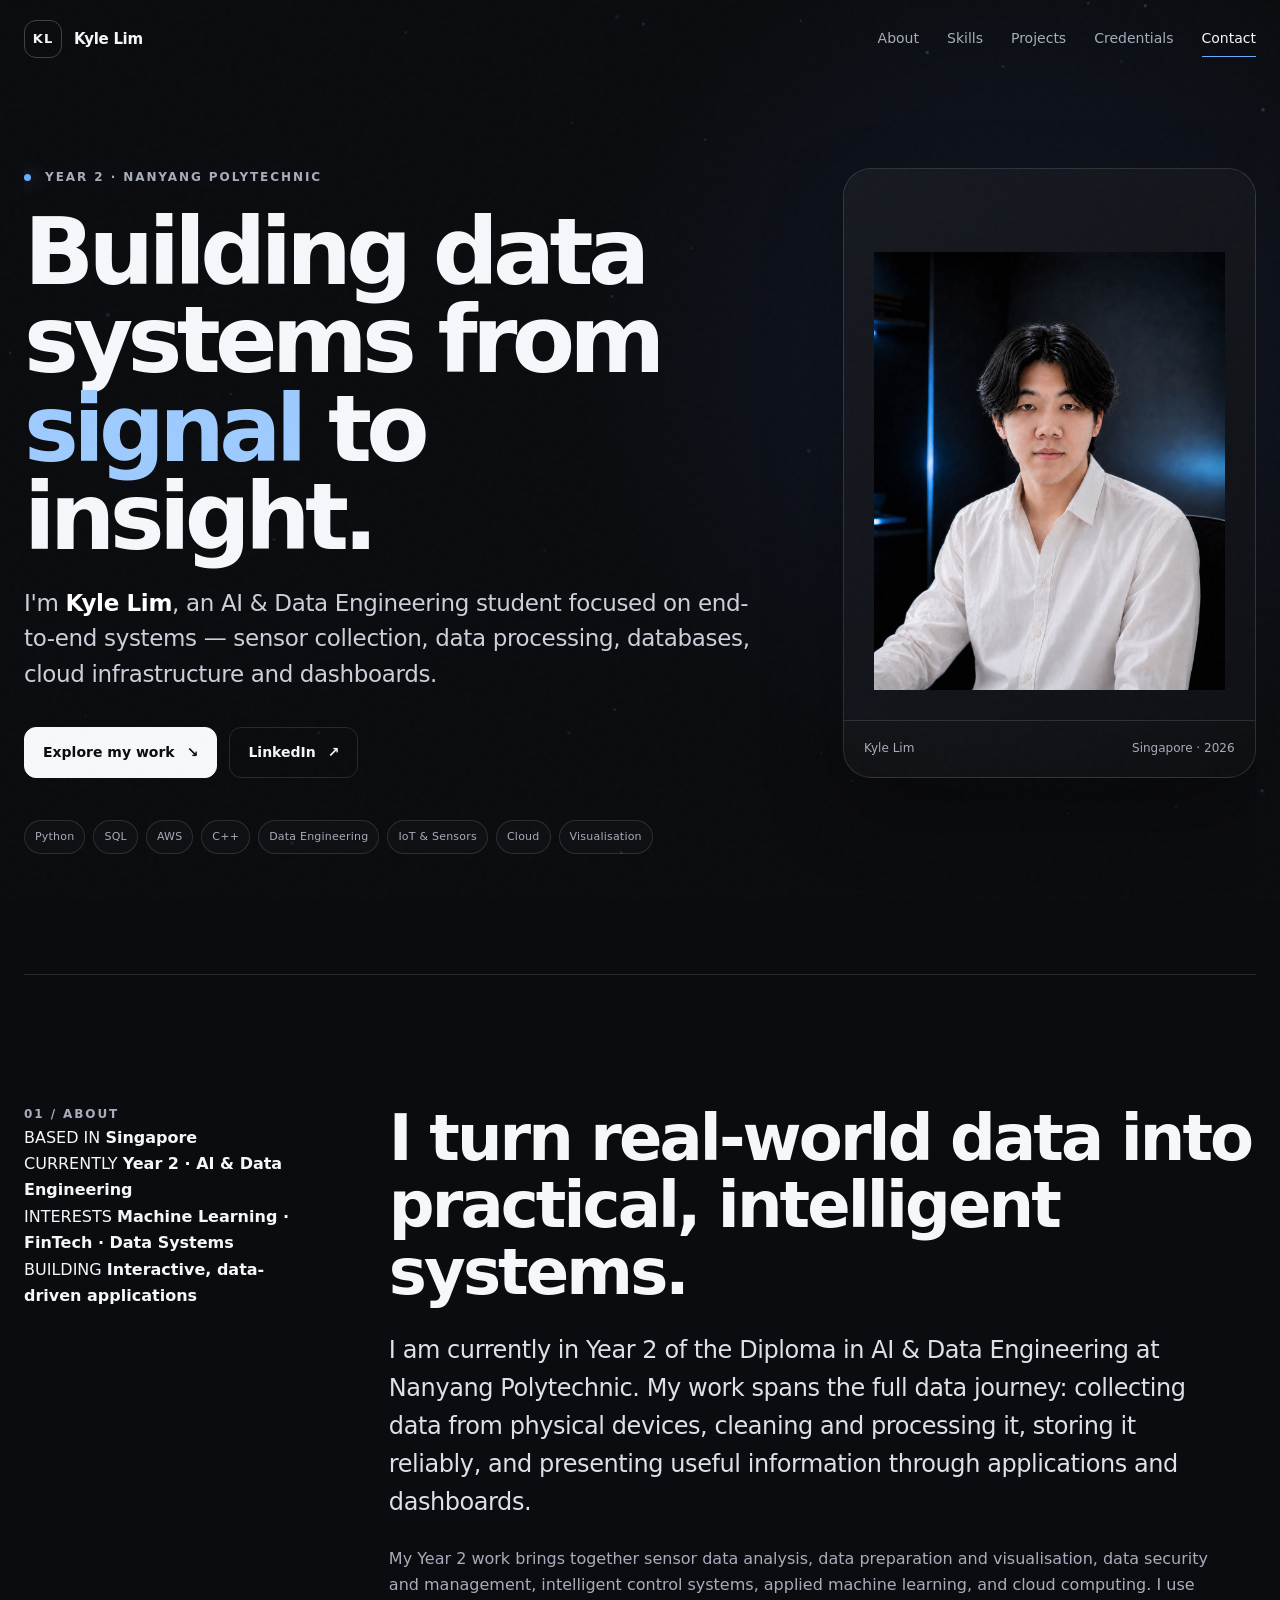
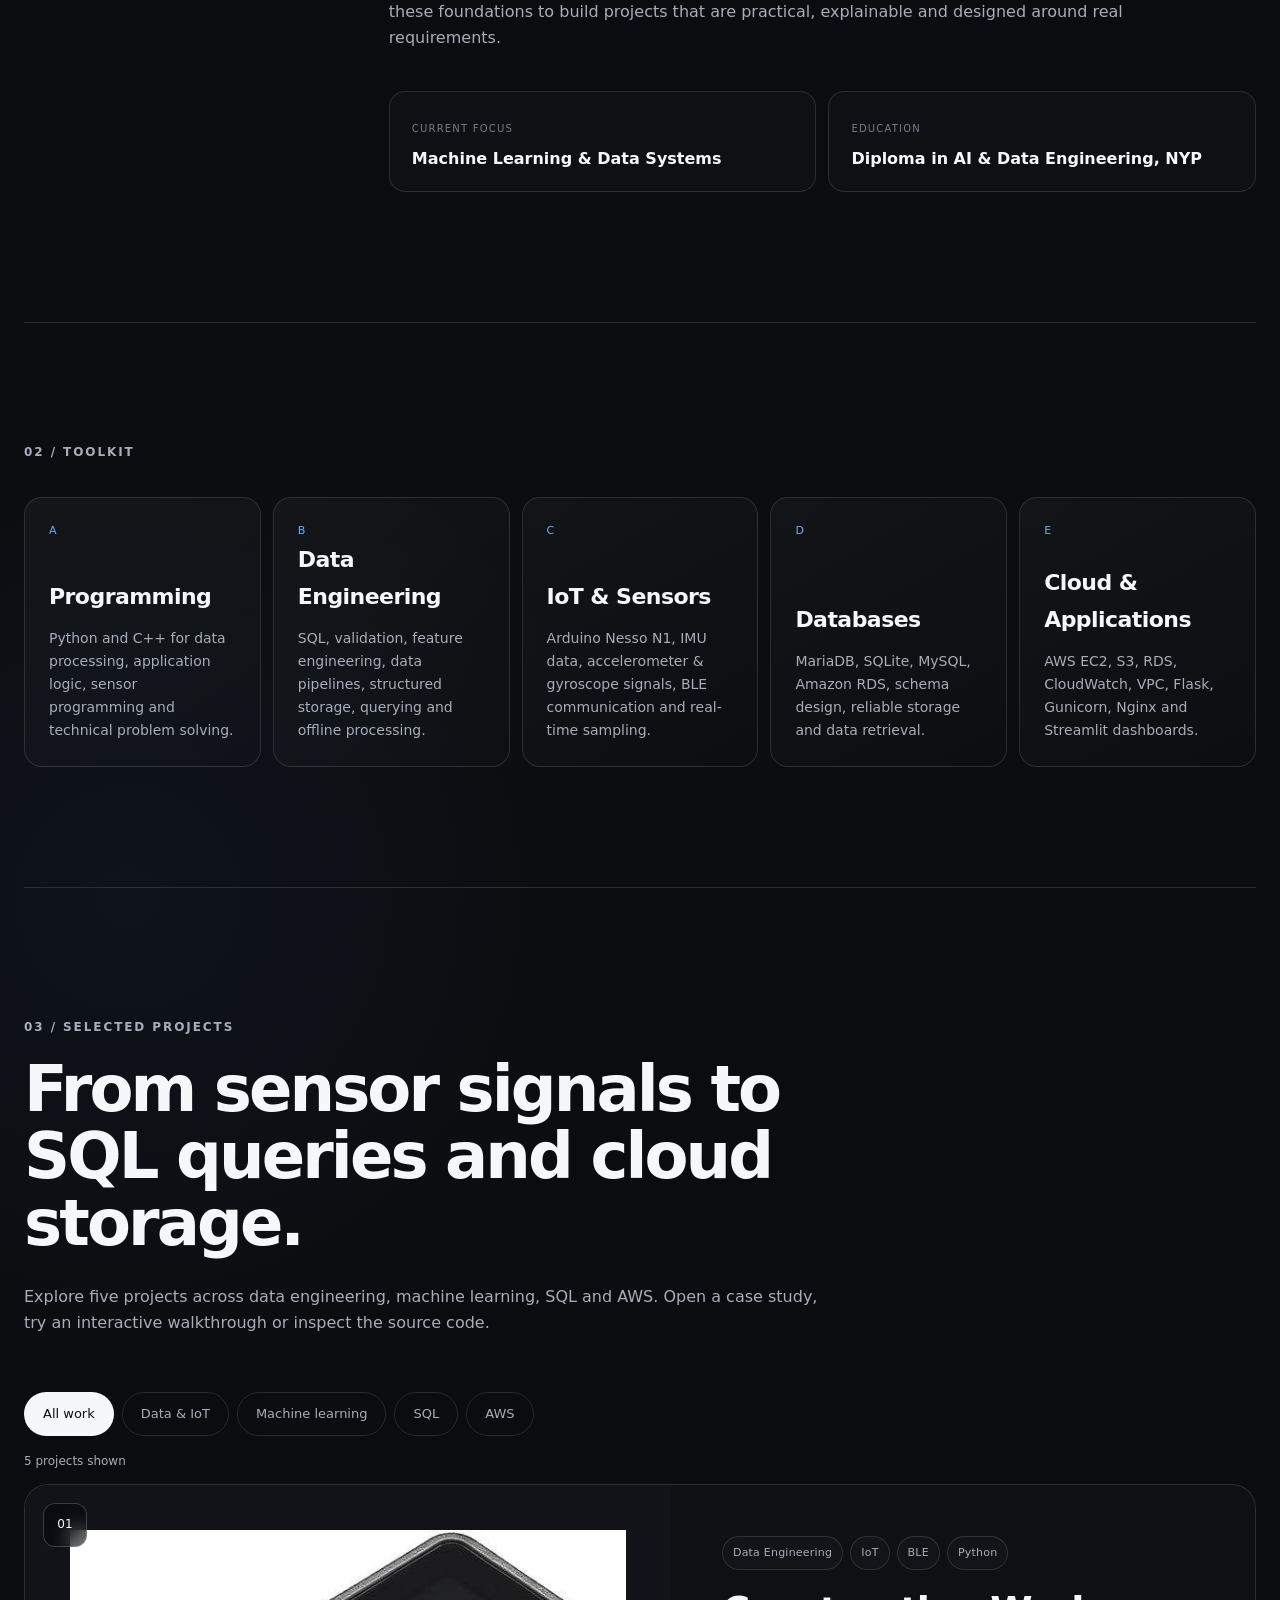
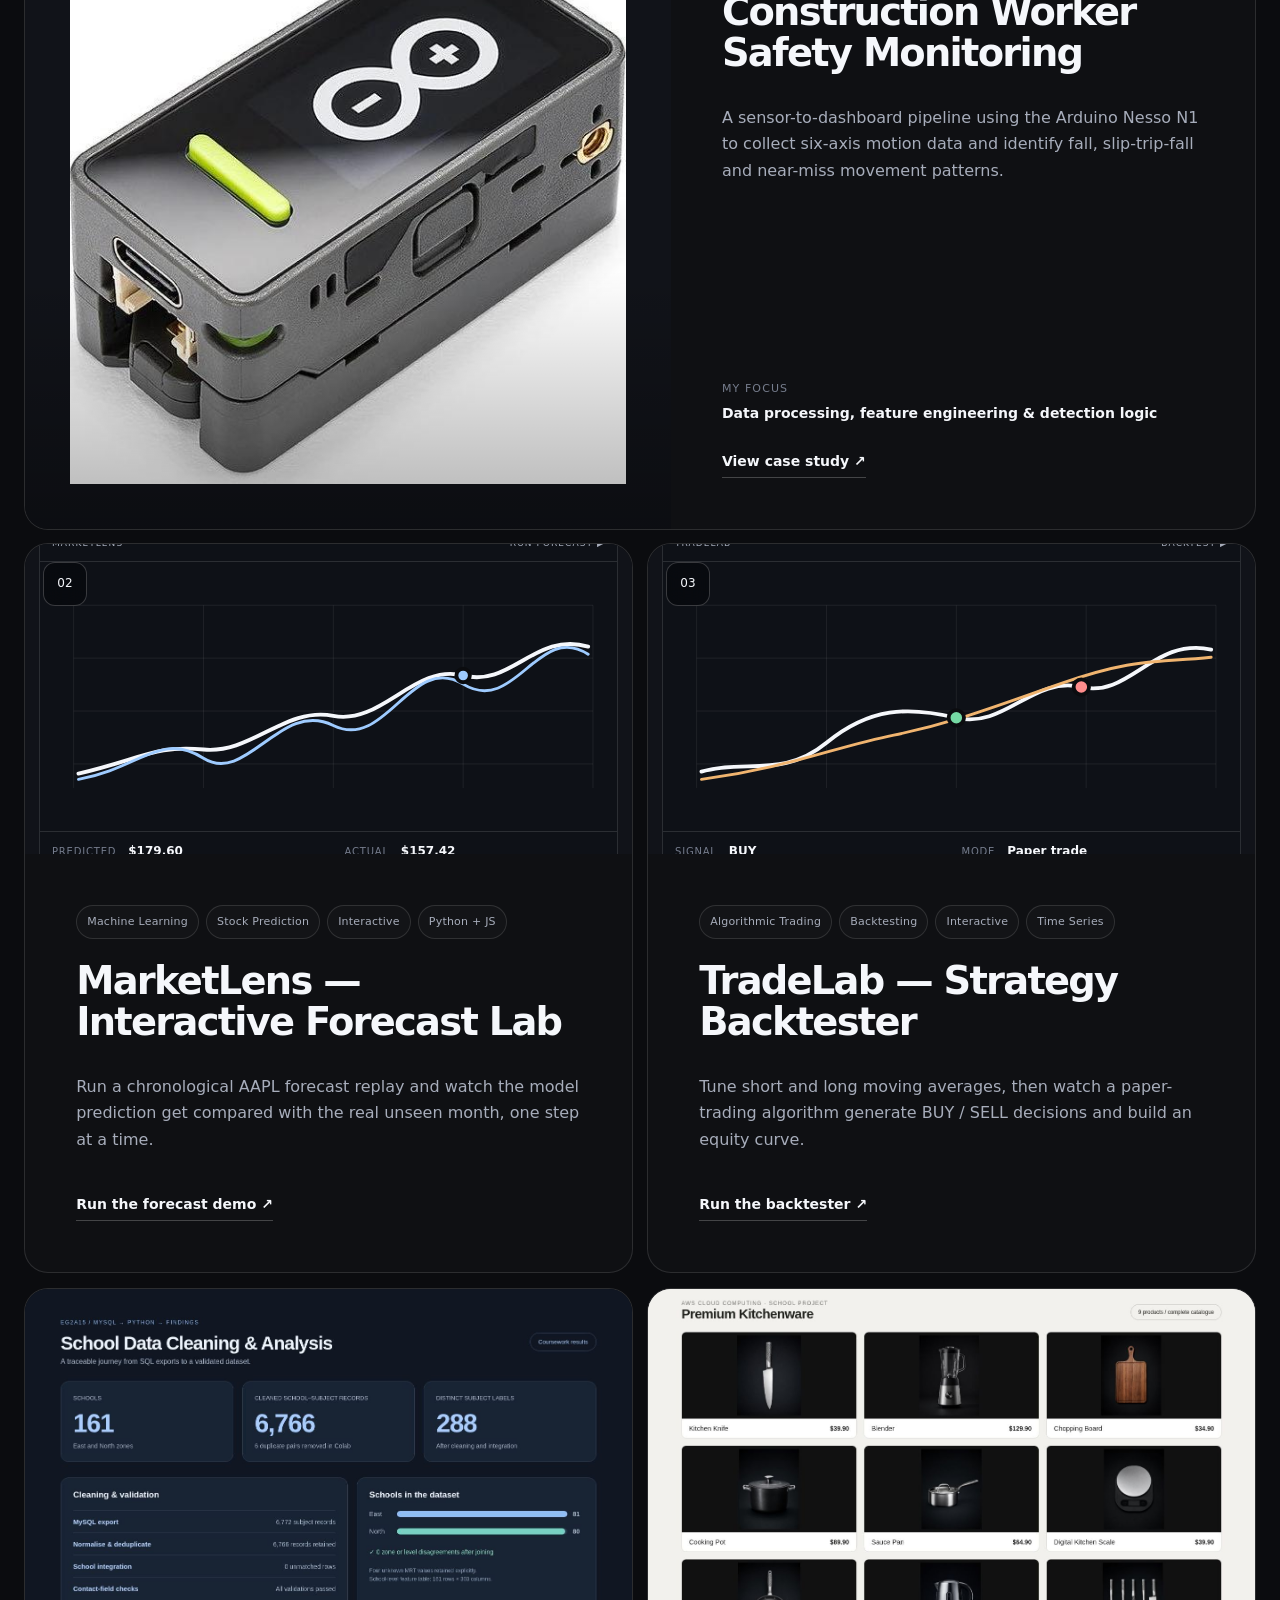
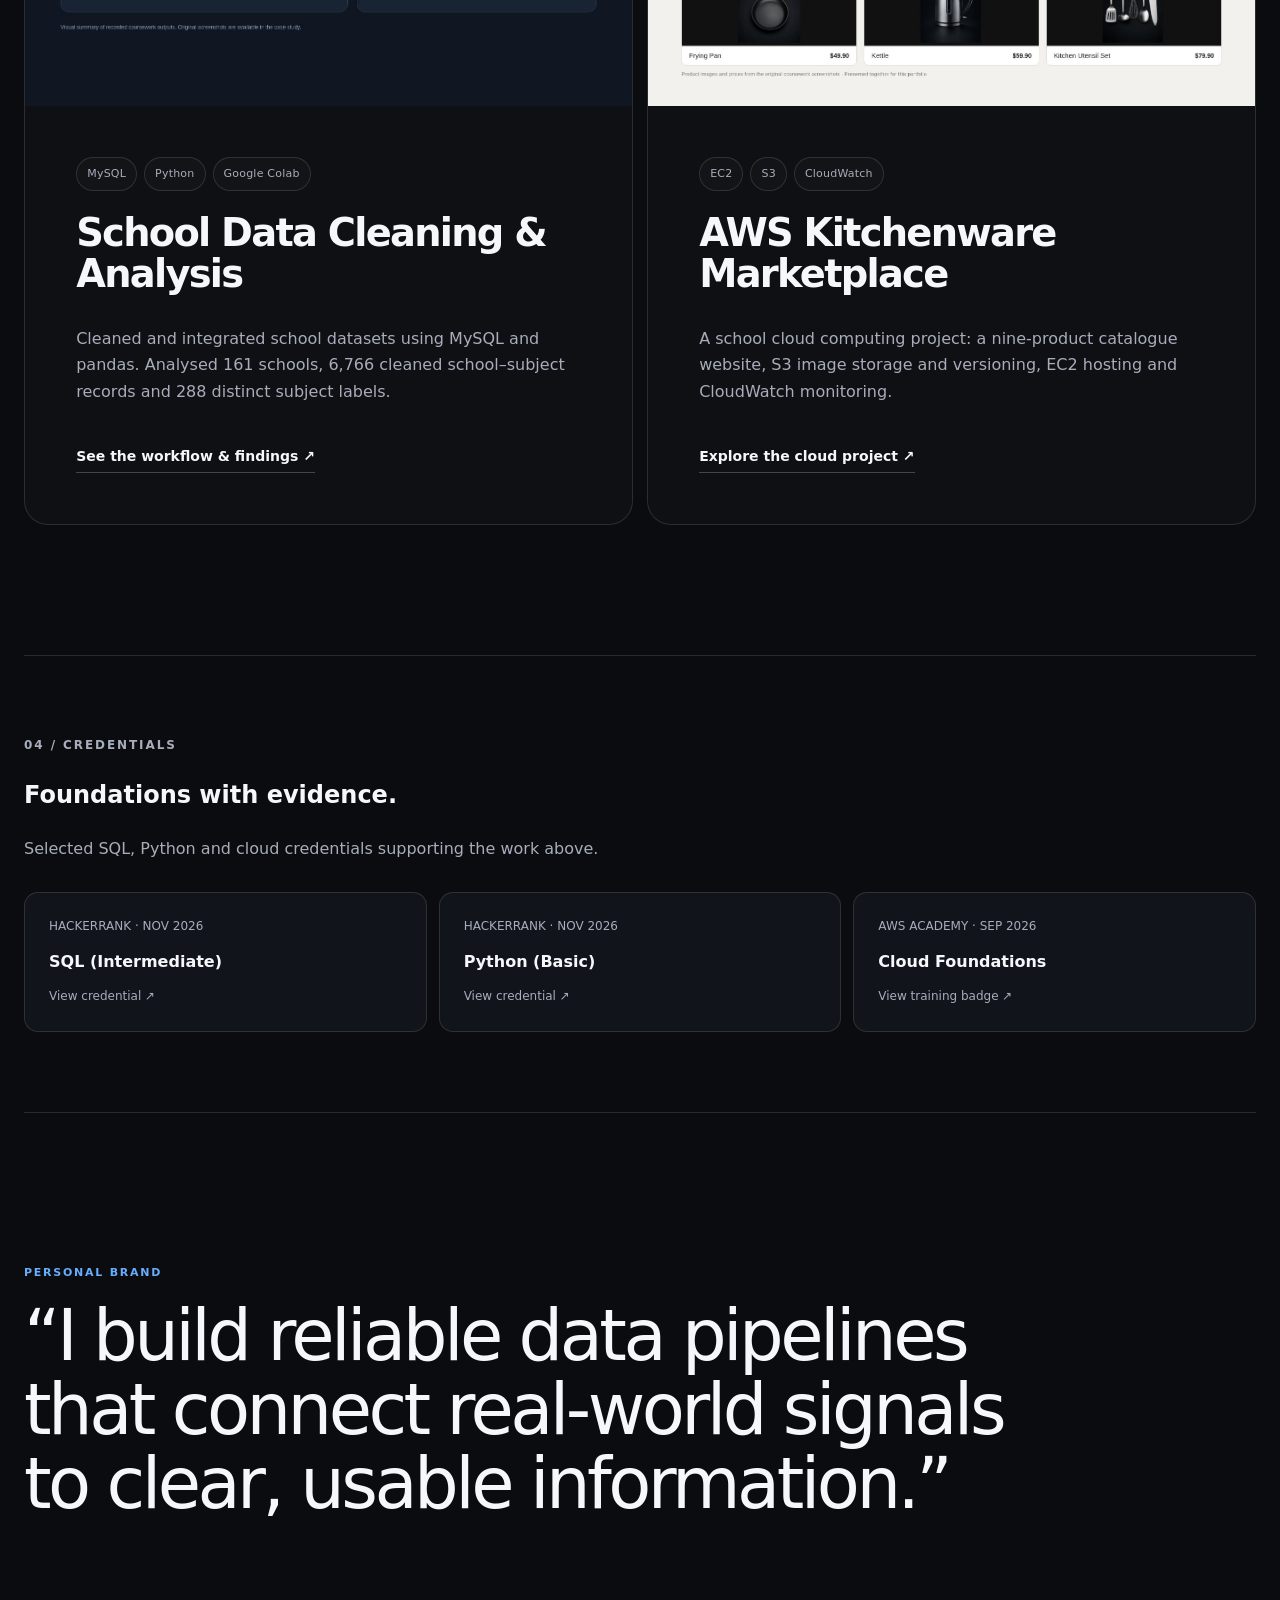
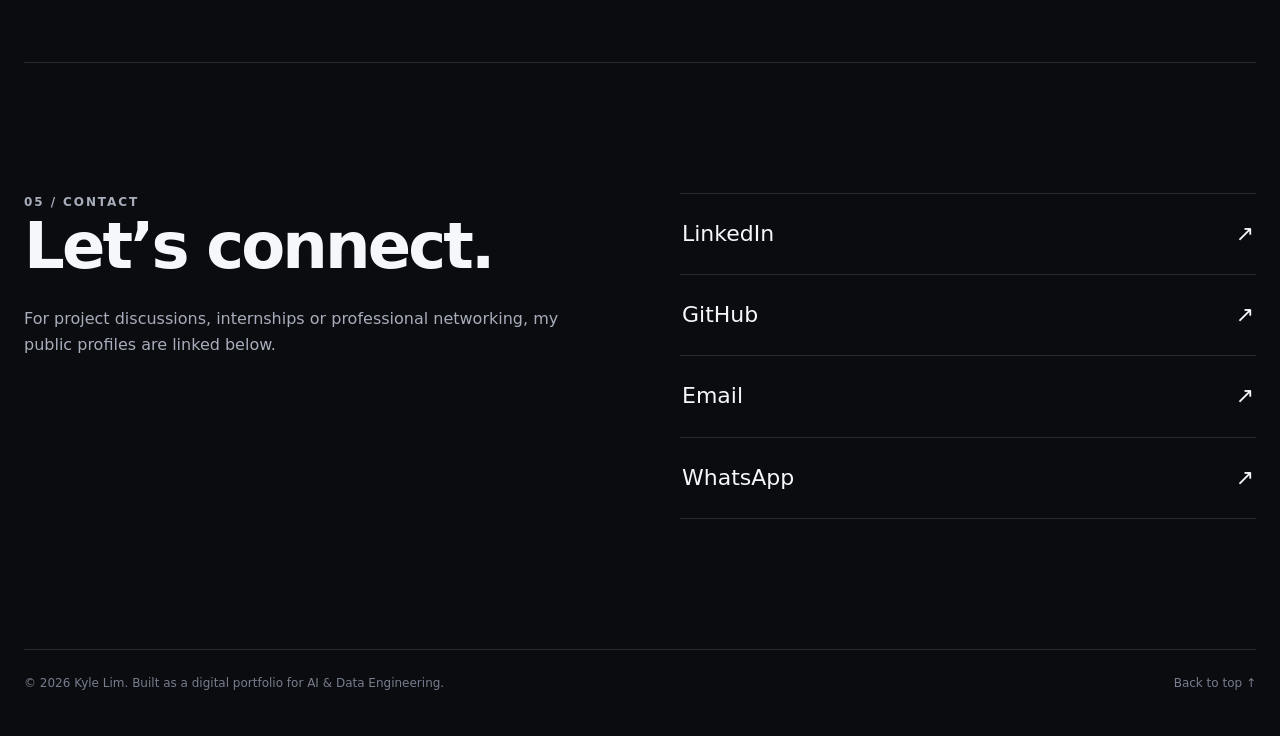
<file: index.html>
<!doctype html>
<html lang="en">
<head>
  <meta charset="utf-8">
  <meta name="viewport" content="width=device-width, initial-scale=1">
  <meta name="description" content="Kyle Lim — Year 2 AI & Data Engineering student at Nanyang Polytechnic. Portfolio featuring sensor data engineering, stock forecasting, SQL and AWS cloud computing.">
  <meta name="theme-color" content="#0b0c0f">
  <title>Kyle Lim — AI & Data Engineering</title>
  <link rel="icon" href="favicon.svg" type="image/svg+xml">
  <link rel="stylesheet" href="styles.css">
  <link rel="stylesheet" href="learning.css">
  <script src="profile-config.js" defer></script>
  <script src="script.js" defer></script>
  <script src="learning.js" defer></script>
</head>
<body>
  <a class="skip-link" href="#main">Skip to content</a>
  <div class="noise" aria-hidden="true"></div>

  <header class="site-header" data-header>
    <a class="brand" href="index.html" aria-label="Kyle Lim home">
      <span class="brand-mark">KL</span>
      <span class="brand-name">Kyle Lim</span>
    </a>
    <button class="menu-toggle" type="button" aria-label="Open navigation" aria-expanded="false" data-menu-toggle>
      <span></span><span></span>
    </button>
    <nav class="site-nav" data-nav aria-label="Primary navigation">
      <a href="#about">About</a>
      <a href="#skills">Skills</a>
      <a href="#projects">Projects</a>
      <a href="#credentials">Credentials</a>
      <a href="#contact">Contact</a>
    </nav>
  </header>

  <main id="main">
    <section class="hero section-shell" aria-labelledby="hero-title">
      <div class="hero-grid" aria-hidden="true"></div>
      <div class="hero-copy reveal">
        <div class="eyebrow"><span class="status-dot"></span> Year 2 · Nanyang Polytechnic</div>
        <h1 id="hero-title">Building data systems from <span class="text-accent">signal</span> to insight.</h1>
        <p class="hero-lede">I'm <strong>Kyle Lim</strong>, an AI &amp; Data Engineering student focused on end-to-end systems — sensor collection, data processing, databases, cloud infrastructure and dashboards.</p>
        <div class="hero-actions">
          <a class="button button-primary" href="#projects">Explore my work <span aria-hidden="true">↘</span></a>
          <a class="button button-ghost profile-link" data-profile-link="linkedin" href="#" target="_blank" rel="noreferrer">LinkedIn <span aria-hidden="true">↗</span></a>
        </div>
        <div class="hero-proof" aria-label="Key areas">
          <span>Python</span><span>SQL</span><span>AWS</span><span>C++</span><span>Data Engineering</span><span>IoT &amp; Sensors</span><span>Cloud</span><span>Visualisation</span>
        </div>
      </div>

      <aside class="portrait-card reveal reveal-delay" aria-label="Profile photo of Kyle Lim">
  <div class="portrait-placeholder portrait-photo">
    <img src="kyle-profile.png" alt="Kyle Lim">
  </div>

  <div class="portrait-meta">
    <span>Kyle Lim</span>
    <span>Singapore · 2026</span>
  </div>
</aside>
    </section>

    <section id="about" class="section-shell split-section">
      <div class="about-sidebar reveal">
  <div class="section-kicker">01 / ABOUT</div>

  <div class="about-quick">
    <div>
      <span>BASED IN</span>
      <strong>Singapore</strong>
    </div>

    <div>
      <span>CURRENTLY</span>
      <strong>Year 2 · AI & Data Engineering</strong>
    </div>

    <div>
      <span>INTERESTS</span>
      <strong>Machine Learning · FinTech · Data Systems</strong>
    </div>

    <div>
      <span>BUILDING</span>
      <strong>Interactive, data-driven applications</strong>
    </div>
  </div>
</div>
      <div class="section-content reveal">
        <h2>I turn real-world data into practical, intelligent systems.</h2>
        <p class="large-copy">I am currently in Year 2 of the Diploma in AI &amp; Data Engineering at Nanyang Polytechnic. My work spans the full data journey: collecting data from physical devices, cleaning and processing it, storing it reliably, and presenting useful information through applications and dashboards.</p>
        <p>My Year 2 work brings together sensor data analysis, data preparation and visualisation, data security and management, intelligent control systems, applied machine learning, and cloud computing. I use these foundations to build projects that are practical, explainable and designed around real requirements.</p>
        <div class="about-cards">
          <div class="mini-card"><span class="mini-label">Current focus</span><strong>Machine Learning &amp; Data Systems</strong></div>
          <div class="mini-card"><span class="mini-label">Education</span><strong>Diploma in AI &amp; Data Engineering, NYP</strong></div>
        </div>
      </div>
    </section>

    <section id="skills" class="section-shell skills-section">
      <div class="section-kicker reveal">02 / TOOLKIT</div>
      <div class="skills-grid">
        <article class="skill-card reveal">
          <span class="skill-index">A</span>
          <h3>Programming</h3>
          <p>Python and C++ for data processing, application logic, sensor programming and technical problem solving.</p>
        </article>
        <article class="skill-card reveal reveal-delay-1">
          <span class="skill-index">B</span>
          <h3>Data Engineering</h3>
          <p>SQL, validation, feature engineering, data pipelines, structured storage, querying and offline processing.</p>
        </article>
        <article class="skill-card reveal reveal-delay-2">
          <span class="skill-index">C</span>
          <h3>IoT &amp; Sensors</h3>
          <p>Arduino Nesso N1, IMU data, accelerometer &amp; gyroscope signals, BLE communication and real-time sampling.</p>
        </article>
        <article class="skill-card reveal reveal-delay-3">
          <span class="skill-index">D</span>
          <h3>Databases</h3>
          <p>MariaDB, SQLite, MySQL, Amazon RDS, schema design, reliable storage and data retrieval.</p>
        </article>
        <article class="skill-card reveal reveal-delay-3">
          <span class="skill-index">E</span>
          <h3>Cloud &amp; Applications</h3>
          <p>AWS EC2, S3, RDS, CloudWatch, VPC, Flask, Gunicorn, Nginx and Streamlit dashboards.</p>
        </article>
      </div>
    </section>

    <section id="projects" class="section-shell projects-section">
      <div class="section-heading reveal">
        <div class="section-kicker">03 / SELECTED PROJECTS</div>
        <h2>From sensor signals to SQL queries and cloud storage.</h2>
        <p>Explore five projects across data engineering, machine learning, SQL and AWS. Open a case study, try an interactive walkthrough or inspect the source code.</p>
      </div>

      <div class="project-filters" aria-label="Filter projects"><button data-project-filter="all" aria-pressed="true">All work</button><button data-project-filter="data" aria-pressed="false">Data &amp; IoT</button><button data-project-filter="ml" aria-pressed="false">Machine learning</button><button data-project-filter="sql" aria-pressed="false">SQL</button><button data-project-filter="aws" aria-pressed="false">AWS</button></div><p id="project-count" role="status">5 projects shown</p><article class="project-card project-card-featured reveal" data-project-category="data">
        <a class="project-media" href="nesso.html" aria-label="Open Nesso N1 project case study">
          <img src="nesso-device.png" alt="Arduino Nesso N1 device used for the worker safety monitoring project">
          <div class="project-media-overlay"></div>
          <span class="project-number">01</span>
        </a>
        <div class="project-info">
          <div class="project-tags"><span>Data Engineering</span><span>IoT</span><span>BLE</span><span>Python</span></div>
          <h3><a href="nesso.html">Construction Worker Safety Monitoring</a></h3>
          <p>A sensor-to-dashboard pipeline using the Arduino Nesso N1 to collect six-axis motion data and identify fall, slip-trip-fall and near-miss movement patterns.</p>
          <div class="project-role"><span>My focus</span><strong>Data processing, feature engineering &amp; detection logic</strong></div>
          <a class="text-link" href="nesso.html">View case study <span aria-hidden="true">↗</span></a>
        </div>
      </article>

      <div class="project-grid-two">
        <article class="project-card project-card-compact reveal" data-project-category="ml">
          <a class="project-media market-card-media" href="stocks.html" aria-label="Open MarketLens interactive forecasting case study">
            <div class="card-chart-preview"><div class="card-preview-bar"><span>MARKETLENS</span><span>RUN FORECAST ▶</span></div><svg viewBox="0 0 600 280" role="img" aria-label="Preview chart showing actual and predicted stock prices"><path class="preview-grid" d="M35 45H575M35 100H575M35 155H575M35 210H575M35 45V235M170 45V235M305 45V235M440 45V235M575 45V235"/><path class="preview-line-a" d="M40 220 C105 205 120 190 170 195 S255 150 305 160 S390 105 440 118 S515 72 570 88"/><path class="preview-line-b" d="M40 226 C105 214 125 176 170 204 S250 143 305 170 S386 94 440 127 S518 62 570 96"/><circle class="preview-cursor" cx="440" cy="118" r="7"/></svg><div class="card-preview-metrics"><span>Predicted</span><strong>$179.60</strong><span>Actual</span><strong>$157.42</strong></div></div>
            <span class="project-number">02</span>
          </a>
          <div class="project-info"><div class="project-tags"><span>Machine Learning</span><span>Stock Prediction</span><span>Interactive</span><span>Python + JS</span></div><h3><a href="stocks.html">MarketLens — Interactive Forecast Lab</a></h3><p>Run a chronological AAPL forecast replay and watch the model prediction get compared with the real unseen month, one step at a time.</p><a class="text-link" href="stocks.html">Run the forecast demo <span aria-hidden="true">↗</span></a></div>
        </article>
        <article class="project-card project-card-compact reveal reveal-delay-1" data-project-category="ml">
          <a class="project-media market-card-media" href="tradelab.html" aria-label="Open TradeLab interactive trading backtester">
            <div class="card-chart-preview"><div class="card-preview-bar"><span>TRADELAB</span><span>BACKTEST ▶</span></div><svg viewBox="0 0 600 280" role="img" aria-label="Preview chart showing a moving-average trading strategy"><path class="preview-grid" d="M35 45H575M35 100H575M35 155H575M35 210H575M35 45V235M170 45V235M305 45V235M440 45V235M575 45V235"/><path class="preview-line-a" d="M40 218 C85 205 125 225 170 188 S255 150 305 162 S385 118 435 130 S510 78 570 91"/><path class="preview-line-c" d="M40 226 C130 214 180 192 240 180 S340 152 415 126 S510 105 570 99"/><circle class="preview-buy" cx="305" cy="162" r="8"/><circle class="preview-sell" cx="435" cy="130" r="8"/></svg><div class="card-preview-metrics"><span>Signal</span><strong>BUY</strong><span>Mode</span><strong>Paper trade</strong></div></div>
            <span class="project-number">03</span>
          </a>
          <div class="project-info"><div class="project-tags"><span>Algorithmic Trading</span><span>Backtesting</span><span>Interactive</span><span>Time Series</span></div><h3><a href="tradelab.html">TradeLab — Strategy Backtester</a></h3><p>Tune short and long moving averages, then watch a paper-trading algorithm generate BUY / SELL decisions and build an equity curve.</p><a class="text-link" href="tradelab.html">Run the backtester <span aria-hidden="true">↗</span></a></div>
        </article>
      </div>
      <div class="project-grid-two"><article class="project-card project-card-compact reveal" data-project-category="sql"><a class="project-media coursework-media" href="sql.html" aria-label="Open School Data Cleaning and Analysis"><img src="evidence/sql-results-overview.png" alt="School data results overview: 161 schools, 6766 cleaned subject records and 288 subjects" loading="lazy"></a><div class="project-info"><div class="project-tags"><span>MySQL</span><span>Python</span><span>Google Colab</span></div><h3><a href="sql.html">School Data Cleaning &amp; Analysis</a></h3><p>Cleaned and integrated school datasets using MySQL and pandas. Analysed 161 schools, 6,766 cleaned school–subject records and 288 distinct subject labels.</p><a class="text-link" href="sql.html">See the workflow &amp; findings ↗</a></div></article><article class="project-card project-card-compact reveal" data-project-category="aws"><a class="project-media coursework-media catalogue-media" href="aws.html" aria-label="Open AWS Kitchenware Marketplace"><img src="evidence/aws-nine-products.png" alt="All nine kitchenware products with their names and prices" loading="lazy"></a><div class="project-info"><div class="project-tags"><span>EC2</span><span>S3</span><span>CloudWatch</span></div><h3><a href="aws.html">AWS Kitchenware Marketplace</a></h3><p>A school cloud computing project: a nine-product catalogue website, S3 image storage and versioning, EC2 hosting and CloudWatch monitoring.</p><a class="text-link" href="aws.html">Explore the cloud project ↗</a></div></article></div>
    </section>

    <section class="section-shell learning-section" id="credentials"><div class="section-kicker">04 / CREDENTIALS</div><h2>Foundations with evidence.</h2><p>Selected SQL, Python and cloud credentials supporting the work above.</p><div class="credential-grid"><a class="credential-item" target="_blank" rel="noreferrer" href="https://www.hackerrank.com/certificates/0e6ae8bfab43"><span>HACKERRANK · NOV 2026</span><strong>SQL (Intermediate)</strong><span>View credential ↗</span></a><a class="credential-item" target="_blank" rel="noreferrer" href="https://www.hackerrank.com/certificates/c436f6b54fa0"><span>HACKERRANK · NOV 2026</span><strong>Python (Basic)</strong><span>View credential ↗</span></a><a class="credential-item" target="_blank" rel="noreferrer" href="https://www.credly.com/earner/earned/badge/f87b9453-e414-42a5-b6e2-3da03fbc95f8"><span>AWS ACADEMY · SEP 2026</span><strong>Cloud Foundations</strong><span>View training badge ↗</span></a></div></section>

    <section class="section-shell statement-section reveal">
      <p class="statement-label">PERSONAL BRAND</p>
      <blockquote>“I build reliable data pipelines that connect real-world signals to clear, usable information.”</blockquote>
    </section>

    <section id="contact" class="section-shell contact-section">
      <div class="contact-copy reveal">
        <div class="section-kicker">05 / CONTACT</div>
        <h2>Let’s connect.</h2>
        <p>For project discussions, internships or professional networking, my public profiles are linked below.</p>
      </div>
      <div class="contact-links reveal reveal-delay">
        <a class="contact-link profile-link" data-profile-link="linkedin" href="#" target="_blank" rel="noreferrer"><span>LinkedIn</span><span aria-hidden="true">↗</span></a>
        <a class="contact-link profile-link" data-profile-link="github" href="#" target="_blank" rel="noreferrer"><span>GitHub</span><span aria-hidden="true">↗</span></a>
        <a class="contact-link profile-link" data-profile-link="email" href="#"><span>Email</span><span aria-hidden="true">↗</span></a>
        <a class="contact-link profile-link" data-profile-link="whatsapp" href="#" target="_blank" rel="noreferrer"><span>WhatsApp</span><span aria-hidden="true">↗</span></a>
      </div>
    </section>
  </main>

  <footer class="site-footer section-shell">
    <p>© 2026 Kyle Lim. Built as a digital portfolio for AI &amp; Data Engineering.</p>
    <a href="#main">Back to top ↑</a>
  </footer>
</body>
</html>
</file>
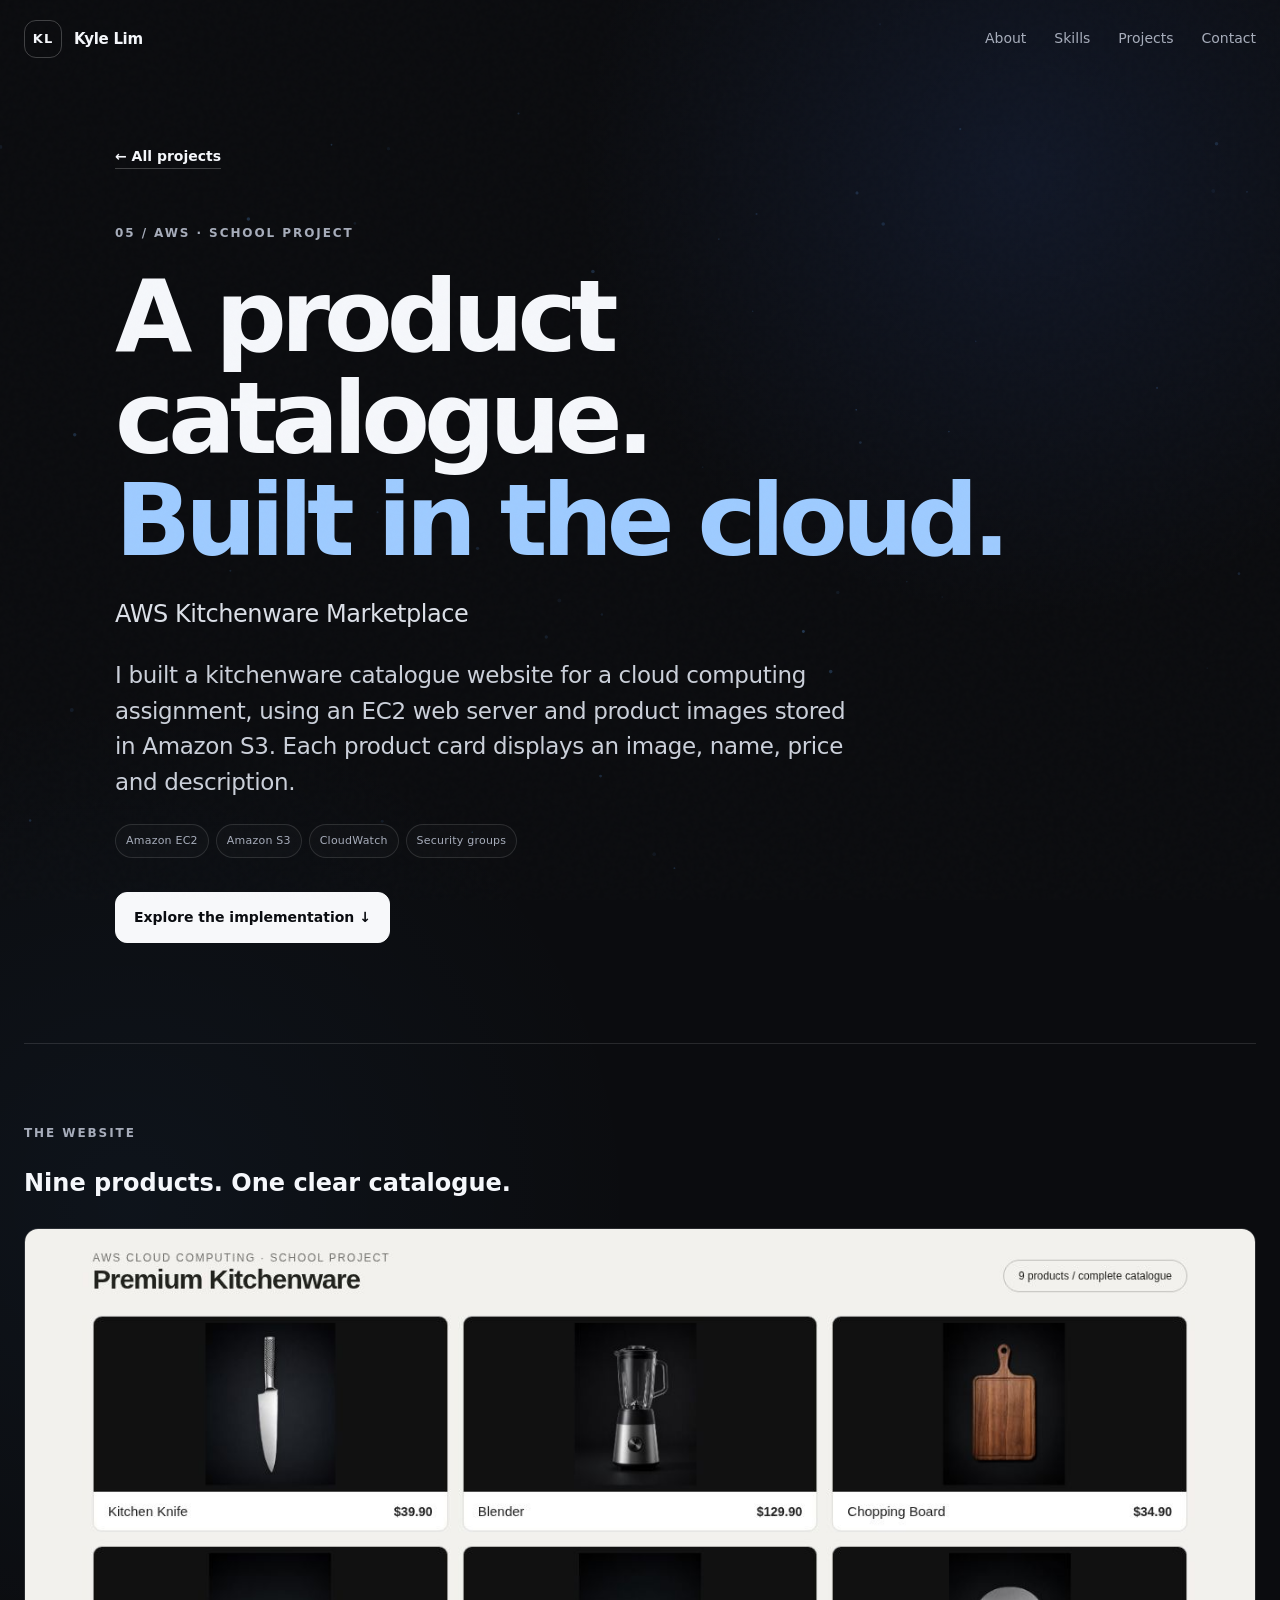
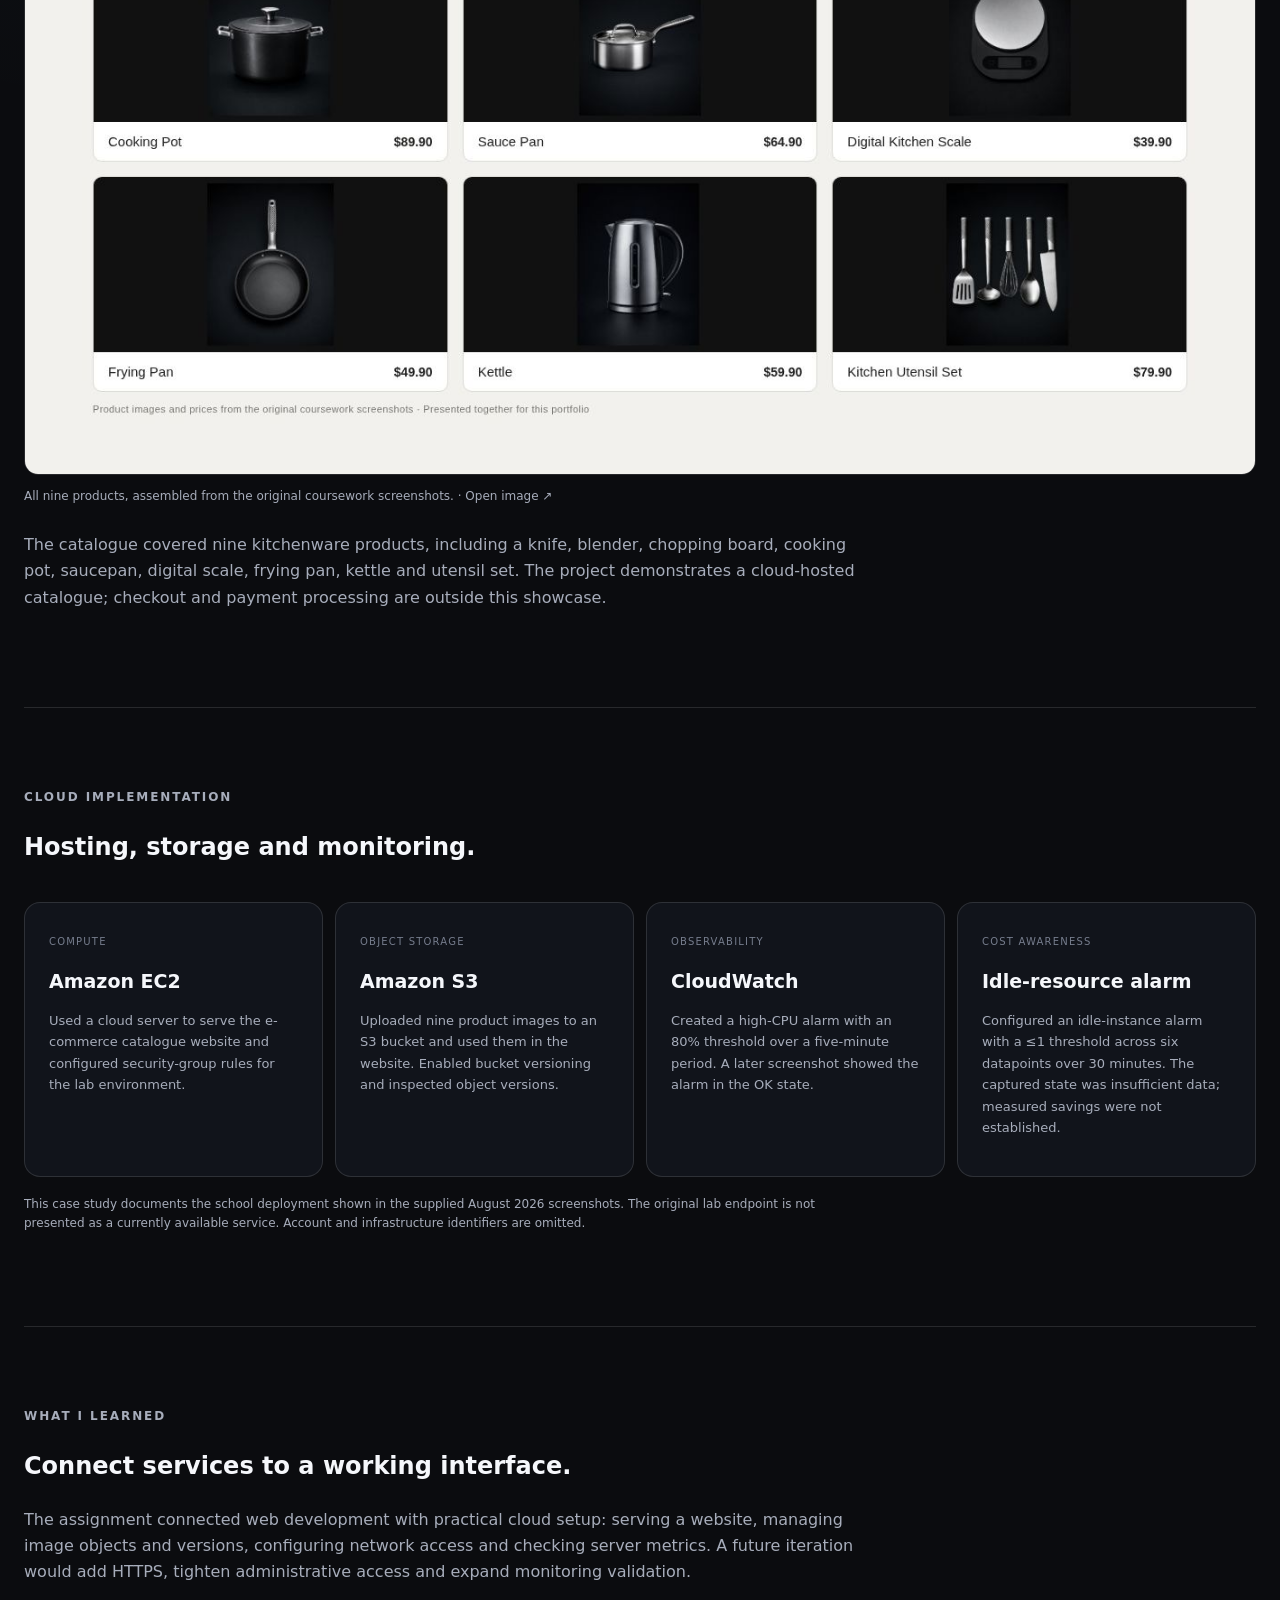
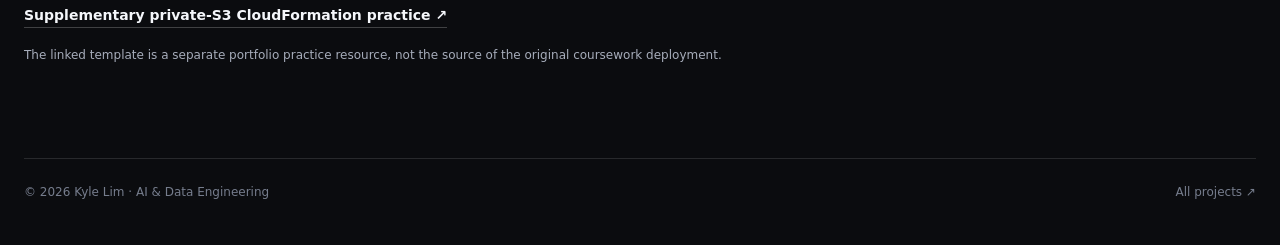
<file: aws.html>
<!doctype html>
<html lang="en">
<head>
  <meta charset="utf-8">
  <meta name="viewport" content="width=device-width, initial-scale=1">
  <meta name="description" content="AWS Kitchenware Marketplace coursework case study by Kyle Lim.">
  <meta name="theme-color" content="#0b0c0f">
  <title>AWS Kitchenware Marketplace — Kyle Lim</title>
  <link rel="icon" href="favicon.svg" type="image/svg+xml">
  <link rel="stylesheet" href="styles.css">
  <script src="profile-config.js" defer></script>
  <script src="script.js" defer></script>
<link rel="stylesheet" href="learning.css">
<script src="learning.js" defer></script>
</head>
<body>
  <a class="skip-link" href="#main">Skip to content</a>
  <div class="noise" aria-hidden="true"></div>
  <header class="site-header" data-header>
    <a class="brand" href="index.html" aria-label="Kyle Lim home"><span class="brand-mark">KL</span><span class="brand-name">Kyle Lim</span></a>
    <button class="menu-toggle" type="button" aria-label="Open navigation" aria-expanded="false" data-menu-toggle><span></span><span></span></button>
    <nav class="site-nav" data-nav aria-label="Primary navigation">
      <a href="index.html#about">About</a><a href="index.html#skills">Skills</a><a href="index.html#projects">Projects</a><a href="index.html#contact">Contact</a>
    </nav>
  </header>

<main id="main"><section class="section-shell learning-hero"><a class="text-link" href="index.html#projects">← All projects</a><div class="eyebrow">05 / AWS · SCHOOL PROJECT</div><h1>A product catalogue.<br><span class="text-accent">Built in the cloud.</span></h1><p class="large-copy">AWS Kitchenware Marketplace</p><p class="case-deck">I built a kitchenware catalogue website for a cloud computing assignment, using an EC2 web server and product images stored in Amazon S3. Each product card displays an image, name, price and description.</p><div class="case-tags"><span>Amazon EC2</span><span>Amazon S3</span><span>CloudWatch</span><span>Security groups</span></div><div class="hero-actions"><a class="button button-primary" href="#cloud-work">Explore the implementation ↓</a></div></section><section class="section-shell learning-section"><div class="section-kicker">THE WEBSITE</div><h2>Nine products. One clear catalogue.</h2><figure class="evidence-figure"><a href="evidence/aws-nine-products.png" target="_blank" rel="noreferrer"><img src="evidence/aws-nine-products.png" alt="Complete catalogue showing all nine kitchenware products and prices" loading="lazy"></a><figcaption>All nine products, assembled from the original coursework screenshots. · Open image ↗</figcaption></figure><p>The catalogue covered nine kitchenware products, including a knife, blender, chopping board, cooking pot, saucepan, digital scale, frying pan, kettle and utensil set. The project demonstrates a cloud-hosted catalogue; checkout and payment processing are outside this showcase.</p></section><section class="section-shell learning-section" id="cloud-work"><div class="section-kicker">CLOUD IMPLEMENTATION</div><h2>Hosting, storage and monitoring.</h2><div class="schema-grid"><article><span class="mini-label">COMPUTE</span><h3>Amazon EC2</h3><p>Used a cloud server to serve the e-commerce catalogue website and configured security-group rules for the lab environment.</p></article><article><span class="mini-label">OBJECT STORAGE</span><h3>Amazon S3</h3><p>Uploaded nine product images to an S3 bucket and used them in the website. Enabled bucket versioning and inspected object versions.</p></article><article><span class="mini-label">OBSERVABILITY</span><h3>CloudWatch</h3><p>Created a high-CPU alarm with an 80% threshold over a five-minute period. A later screenshot showed the alarm in the OK state.</p></article><article><span class="mini-label">COST AWARENESS</span><h3>Idle-resource alarm</h3><p>Configured an idle-instance alarm with a ≤1 threshold across six datapoints over 30 minutes. The captured state was insufficient data; measured savings were not established.</p></article></div><p class="source-note">This case study documents the school deployment shown in the supplied August 2026 screenshots. The original lab endpoint is not presented as a currently available service. Account and infrastructure identifiers are omitted.</p></section><section class="section-shell learning-section"><div class="section-kicker">WHAT I LEARNED</div><h2>Connect services to a working interface.</h2><p>The assignment connected web development with practical cloud setup: serving a website, managing image objects and versions, configuring network access and checking server metrics. A future iteration would add HTTPS, tighten administrative access and expand monitoring validation.</p><a class="text-link" href="projects/AWS_Cloud_Storage_Starter/README.md">Supplementary private-S3 CloudFormation practice ↗</a><p class="source-note">The linked template is a separate portfolio practice resource, not the source of the original coursework deployment.</p></section></main><footer class="site-footer section-shell"><p>© 2026 Kyle Lim · AI &amp; Data Engineering</p><a href="index.html#projects">All projects ↗</a></footer></body></html>
</file>
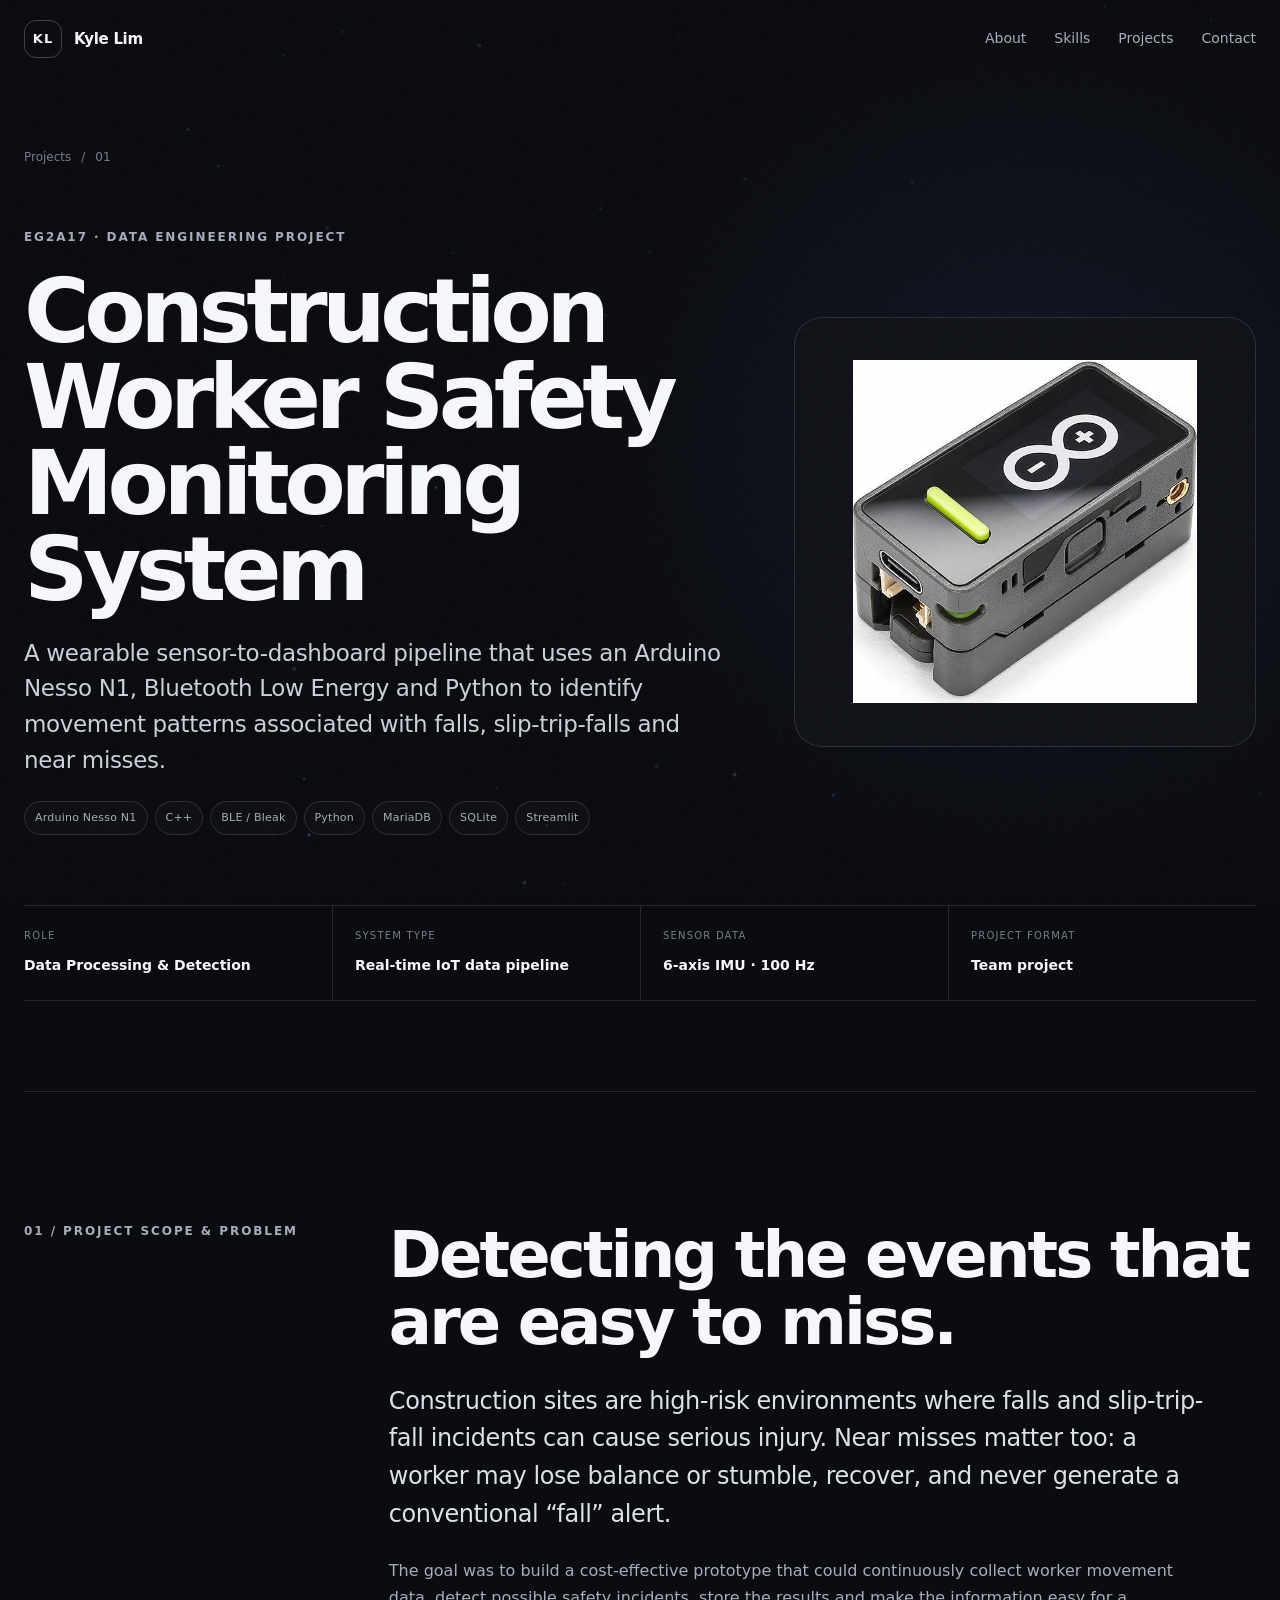
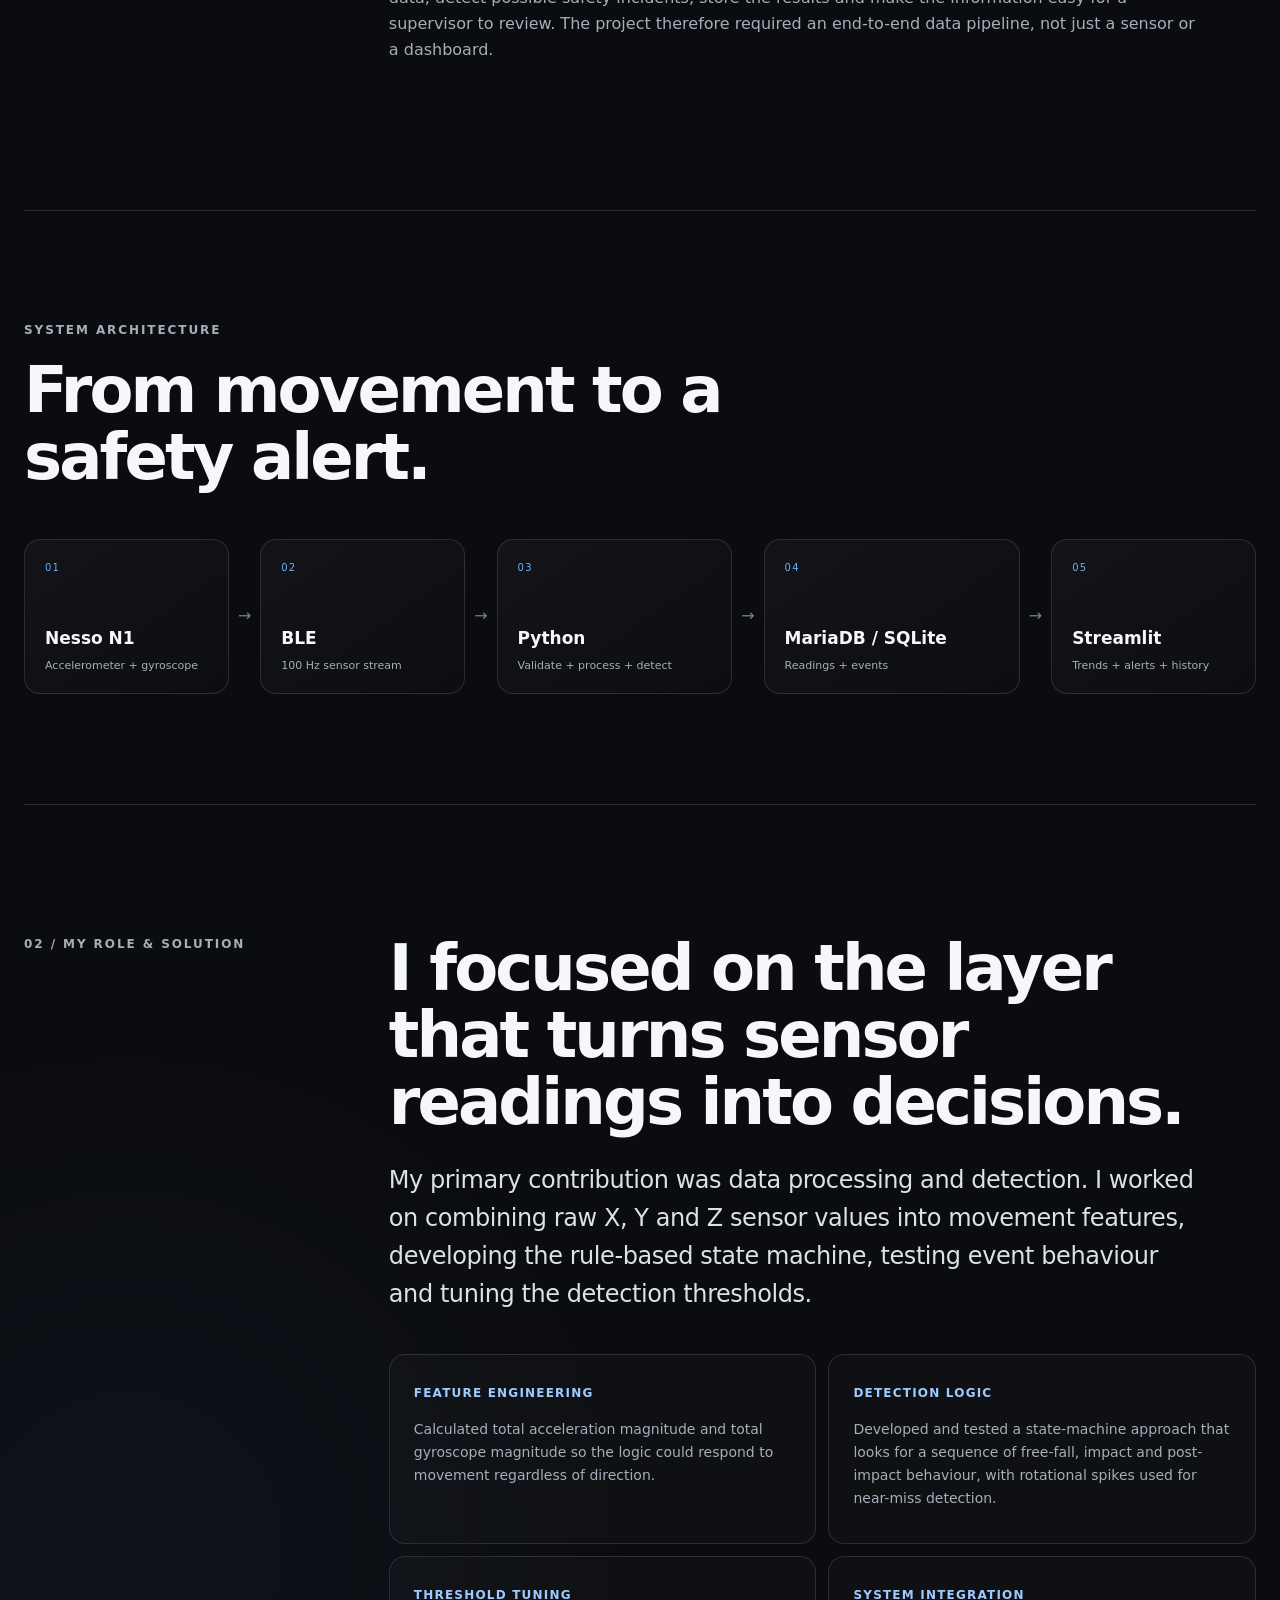
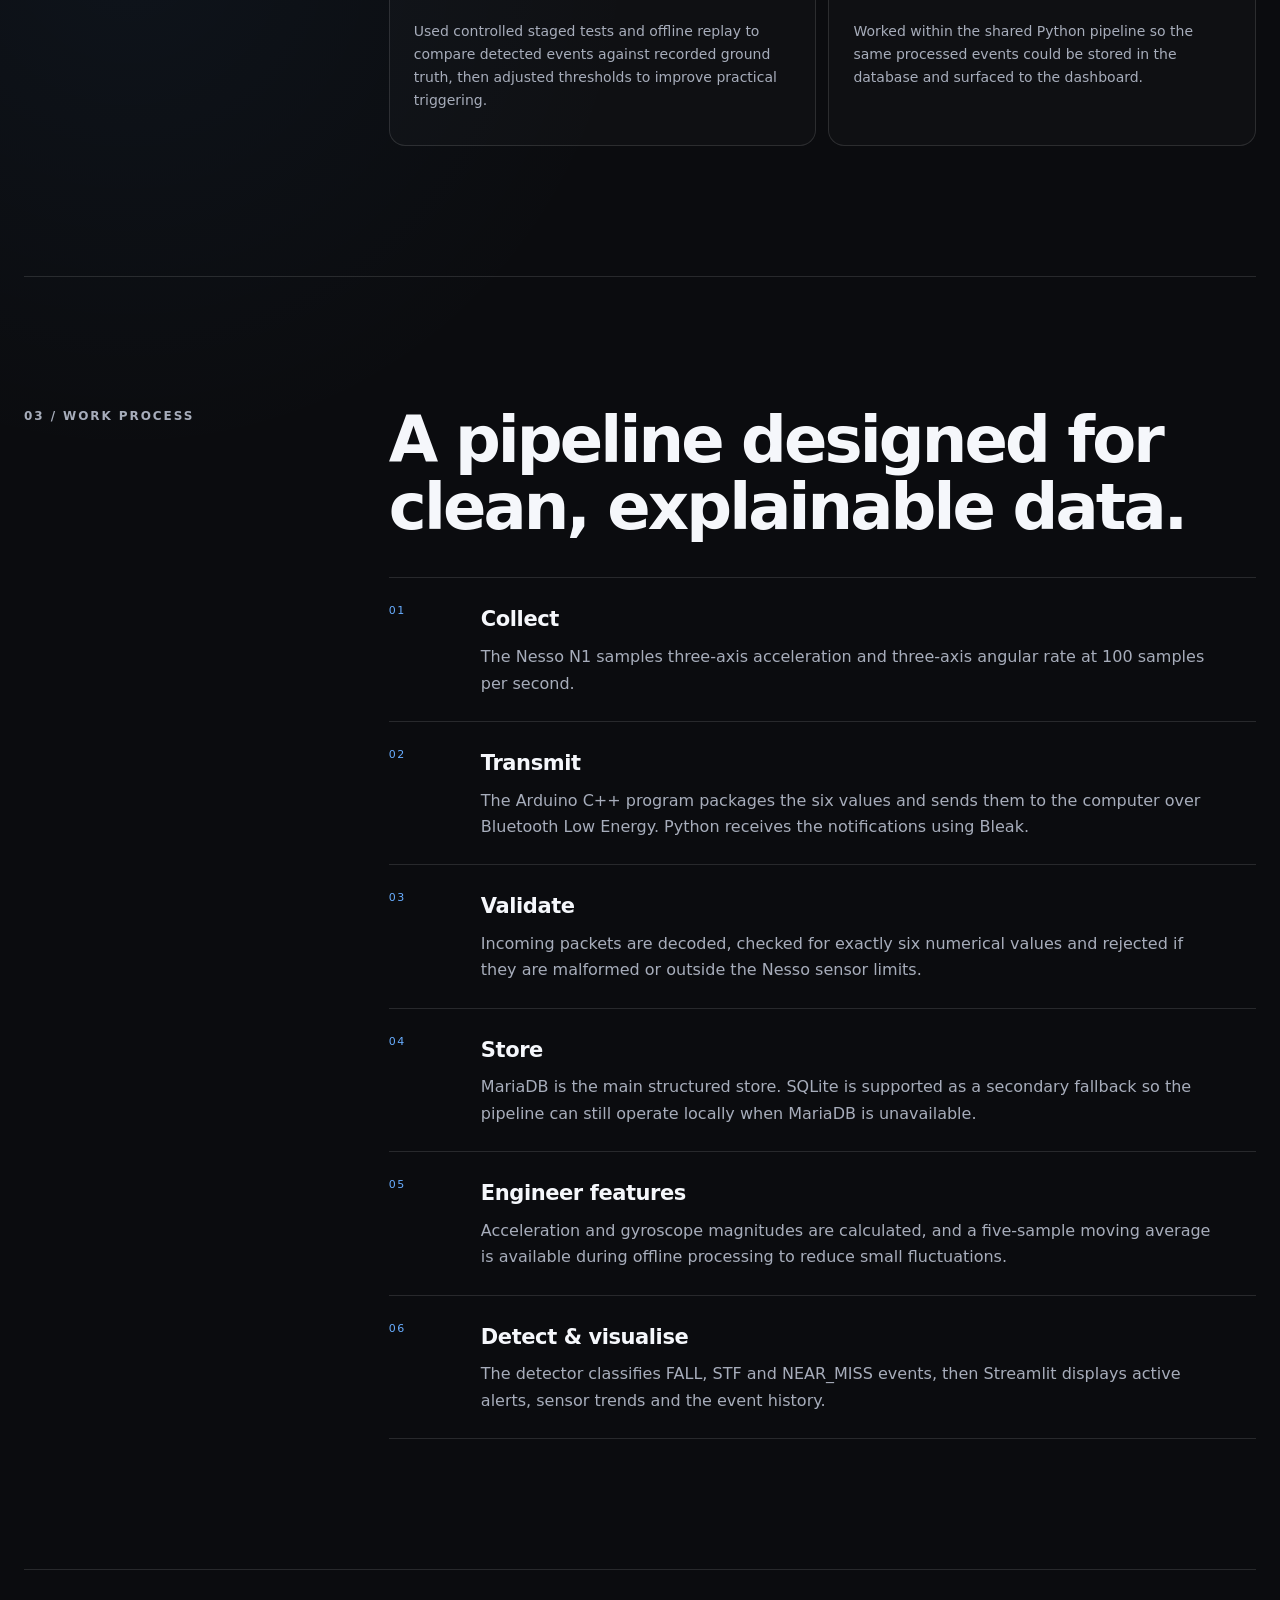
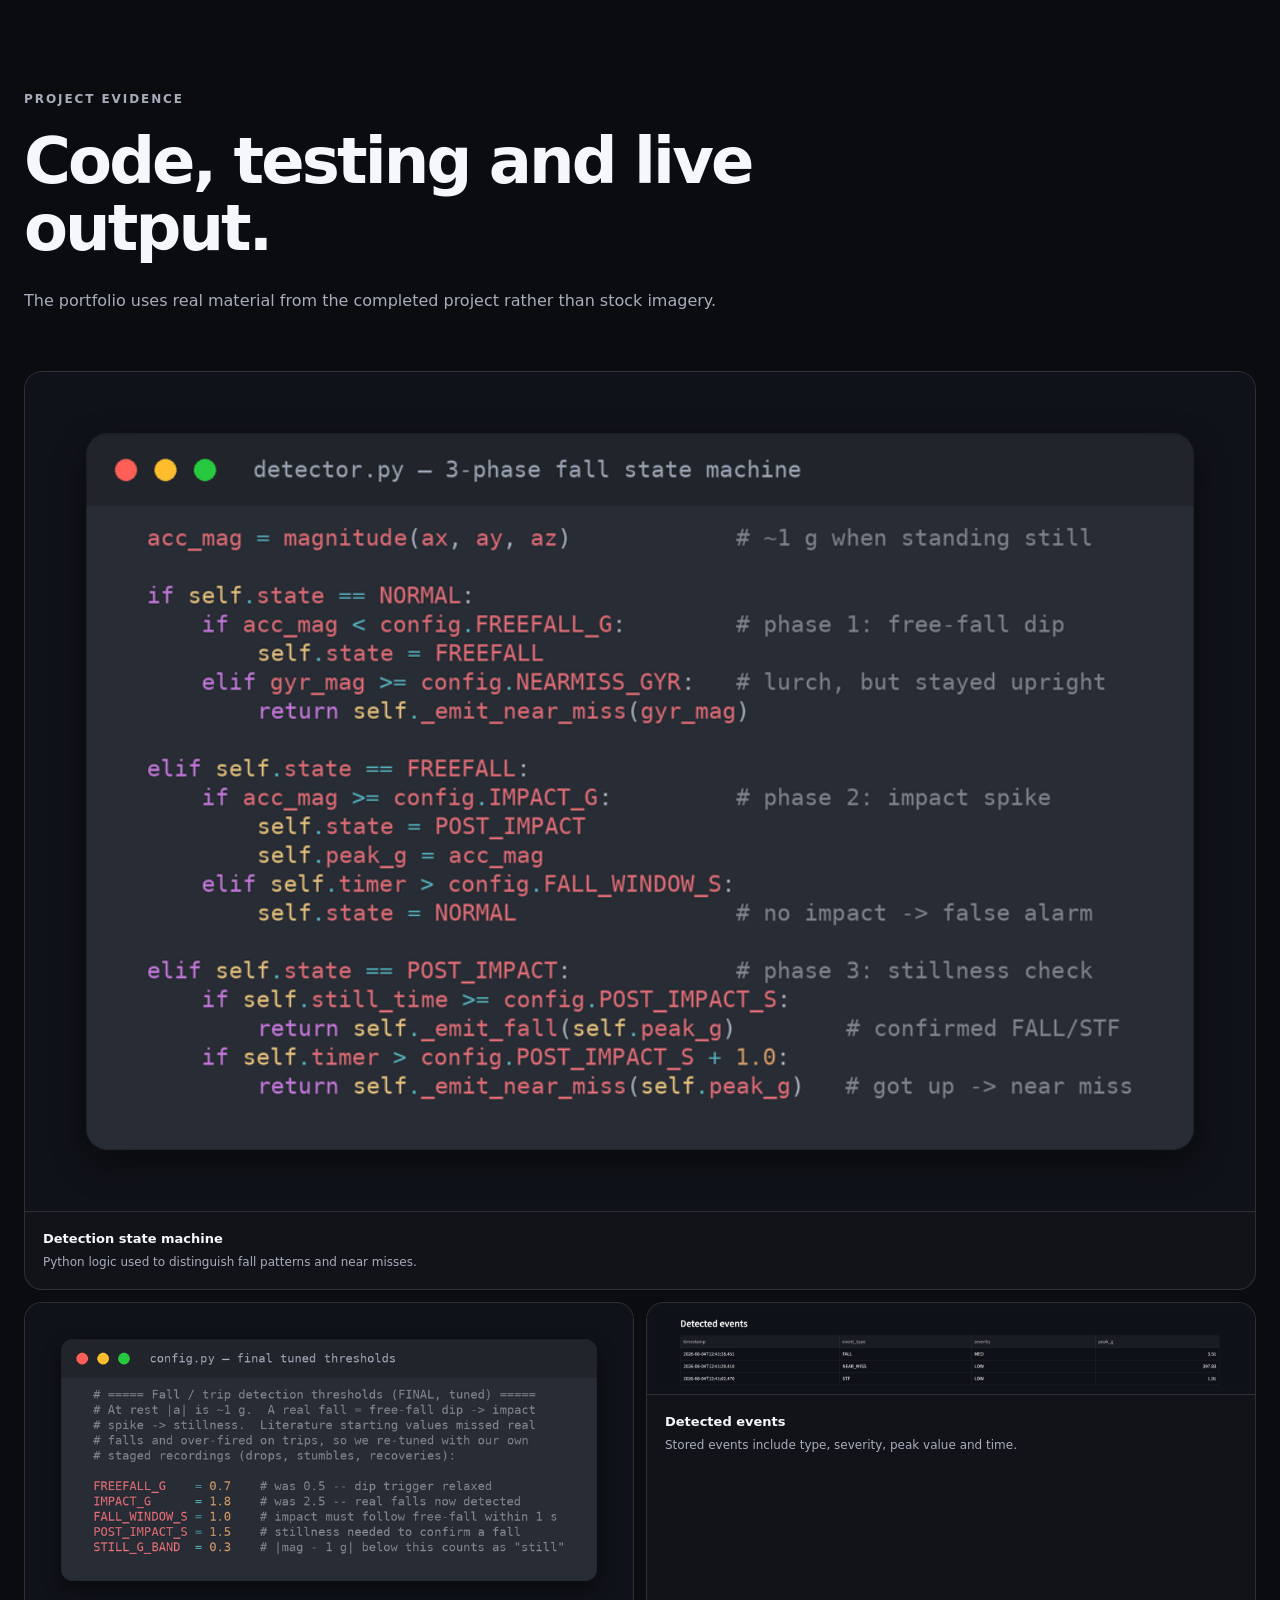
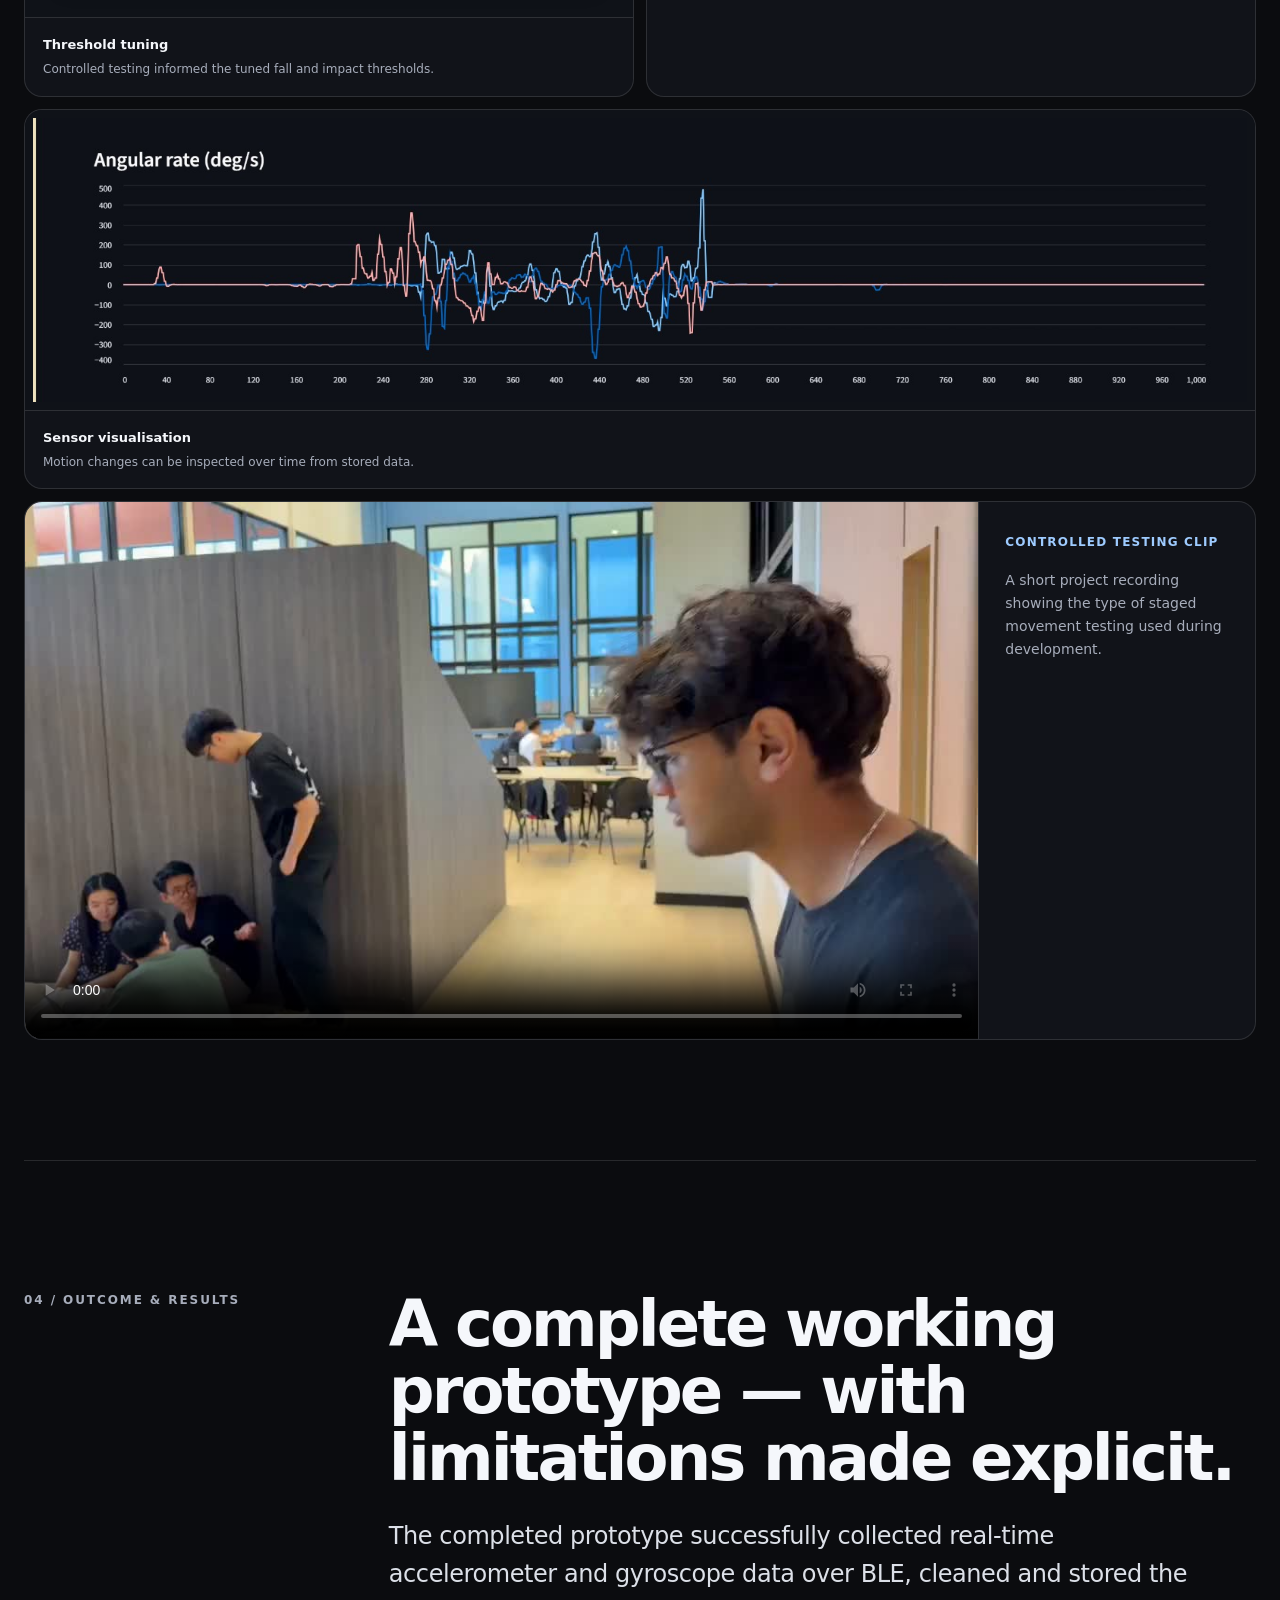
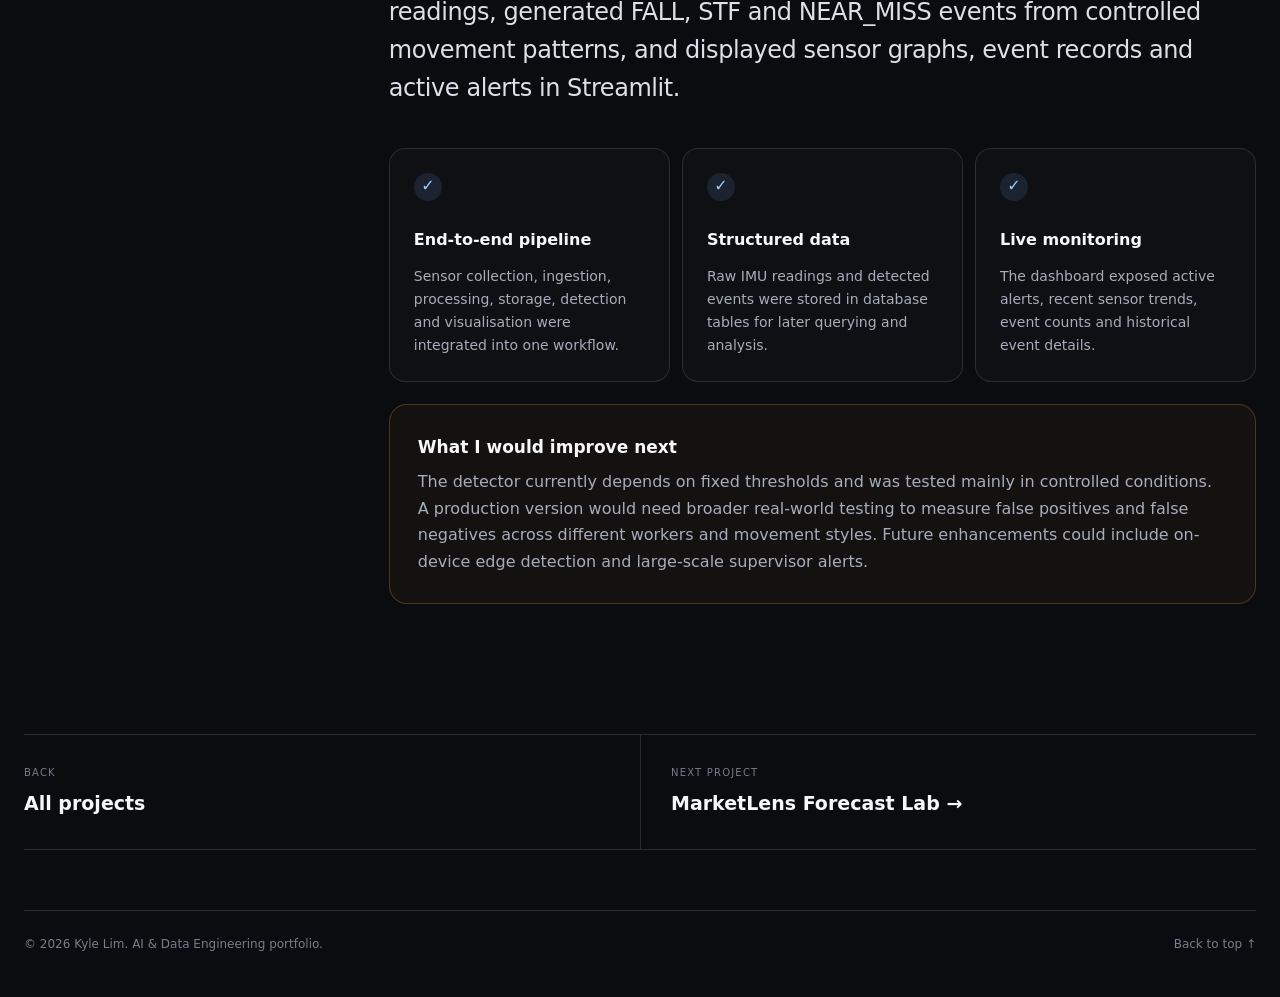
<file: nesso.html>
<!doctype html>
<html lang="en">
<head>
  <meta charset="utf-8">
  <meta name="viewport" content="width=device-width, initial-scale=1">
  <meta name="description" content="Kyle Lim's Nesso N1 construction worker safety monitoring project — a BLE sensor-to-dashboard data engineering pipeline.">
  <meta name="theme-color" content="#0b0c0f">
  <title>Nesso N1 Safety Monitor — Kyle Lim</title>
  <link rel="icon" href="favicon.svg" type="image/svg+xml">
  <link rel="stylesheet" href="styles.css">
  <script src="profile-config.js" defer></script>
  <script src="script.js" defer></script>
</head>
<body>
  <a class="skip-link" href="#main">Skip to content</a>
  <div class="noise" aria-hidden="true"></div>
  <header class="site-header" data-header>
    <a class="brand" href="index.html" aria-label="Kyle Lim home"><span class="brand-mark">KL</span><span class="brand-name">Kyle Lim</span></a>
    <button class="menu-toggle" type="button" aria-label="Open navigation" aria-expanded="false" data-menu-toggle><span></span><span></span></button>
    <nav class="site-nav" data-nav aria-label="Primary navigation">
      <a href="index.html#about">About</a><a href="index.html#skills">Skills</a><a href="index.html#projects">Projects</a><a href="index.html#contact">Contact</a>
    </nav>
  </header>

  <main id="main">
    <section class="case-hero section-shell">
      <div class="case-breadcrumb reveal"><a href="index.html#projects">Projects</a><span>/</span><span>01</span></div>
      <div class="case-hero-grid">
        <div class="reveal">
          <div class="eyebrow">EG2A17 · DATA ENGINEERING PROJECT</div>
          <h1>Construction Worker Safety Monitoring System</h1>
          <p class="case-deck">A wearable sensor-to-dashboard pipeline that uses an Arduino Nesso N1, Bluetooth Low Energy and Python to identify movement patterns associated with falls, slip-trip-falls and near misses.</p>
          <div class="case-tags"><span>Arduino Nesso N1</span><span>C++</span><span>BLE / Bleak</span><span>Python</span><span>MariaDB</span><span>SQLite</span><span>Streamlit</span></div>
        </div>
        <div class="case-hero-visual reveal reveal-delay">
          <img src="nesso-device.png" alt="Arduino Nesso N1 wearable sensor device">
        </div>
      </div>
      <div class="case-facts reveal">
        <div><span>Role</span><strong>Data Processing &amp; Detection</strong></div>
        <div><span>System type</span><strong>Real-time IoT data pipeline</strong></div>
        <div><span>Sensor data</span><strong>6-axis IMU · 100 Hz</strong></div>
        <div><span>Project format</span><strong>Team project</strong></div>
      </div>
    </section>

    <section class="case-section section-shell" id="scope">
      <div class="case-label reveal">01 / PROJECT SCOPE &amp; PROBLEM</div>
      <div class="case-copy reveal">
        <h2>Detecting the events that are easy to miss.</h2>
        <p class="large-copy">Construction sites are high-risk environments where falls and slip-trip-fall incidents can cause serious injury. Near misses matter too: a worker may lose balance or stumble, recover, and never generate a conventional “fall” alert.</p>
        <p>The goal was to build a cost-effective prototype that could continuously collect worker movement data, detect possible safety incidents, store the results and make the information easy for a supervisor to review. The project therefore required an end-to-end data pipeline, not just a sensor or a dashboard.</p>
      </div>
    </section>

    <section class="architecture-section section-shell reveal" aria-labelledby="pipeline-title">
      <div class="section-kicker">SYSTEM ARCHITECTURE</div>
      <h2 id="pipeline-title">From movement to a safety alert.</h2>
      <div class="pipeline" role="list" aria-label="Nesso project data pipeline">
        <div class="pipeline-node" role="listitem"><span class="node-no">01</span><strong>Nesso N1</strong><small>Accelerometer + gyroscope</small></div>
        <div class="pipeline-arrow" aria-hidden="true">→</div>
        <div class="pipeline-node" role="listitem"><span class="node-no">02</span><strong>BLE</strong><small>100 Hz sensor stream</small></div>
        <div class="pipeline-arrow" aria-hidden="true">→</div>
        <div class="pipeline-node" role="listitem"><span class="node-no">03</span><strong>Python</strong><small>Validate + process + detect</small></div>
        <div class="pipeline-arrow" aria-hidden="true">→</div>
        <div class="pipeline-node" role="listitem"><span class="node-no">04</span><strong>MariaDB / SQLite</strong><small>Readings + events</small></div>
        <div class="pipeline-arrow" aria-hidden="true">→</div>
        <div class="pipeline-node" role="listitem"><span class="node-no">05</span><strong>Streamlit</strong><small>Trends + alerts + history</small></div>
      </div>
    </section>

    <section class="case-section section-shell" id="role">
      <div class="case-label reveal">02 / MY ROLE &amp; SOLUTION</div>
      <div class="case-copy reveal">
        <h2>I focused on the layer that turns sensor readings into decisions.</h2>
        <p class="large-copy">My primary contribution was data processing and detection. I worked on combining raw X, Y and Z sensor values into movement features, developing the rule-based state machine, testing event behaviour and tuning the detection thresholds.</p>
        <div class="role-grid">
          <article><span>Feature engineering</span><p>Calculated total acceleration magnitude and total gyroscope magnitude so the logic could respond to movement regardless of direction.</p></article>
          <article><span>Detection logic</span><p>Developed and tested a state-machine approach that looks for a sequence of free-fall, impact and post-impact behaviour, with rotational spikes used for near-miss detection.</p></article>
          <article><span>Threshold tuning</span><p>Used controlled staged tests and offline replay to compare detected events against recorded ground truth, then adjusted thresholds to improve practical triggering.</p></article>
          <article><span>System integration</span><p>Worked within the shared Python pipeline so the same processed events could be stored in the database and surfaced to the dashboard.</p></article>
        </div>
      </div>
    </section>

    <section class="case-section section-shell" id="process">
      <div class="case-label reveal">03 / WORK PROCESS</div>
      <div class="case-copy reveal">
        <h2>A pipeline designed for clean, explainable data.</h2>
        <div class="process-list">
          <div class="process-step"><span>01</span><div><h3>Collect</h3><p>The Nesso N1 samples three-axis acceleration and three-axis angular rate at 100 samples per second.</p></div></div>
          <div class="process-step"><span>02</span><div><h3>Transmit</h3><p>The Arduino C++ program packages the six values and sends them to the computer over Bluetooth Low Energy. Python receives the notifications using Bleak.</p></div></div>
          <div class="process-step"><span>03</span><div><h3>Validate</h3><p>Incoming packets are decoded, checked for exactly six numerical values and rejected if they are malformed or outside the Nesso sensor limits.</p></div></div>
          <div class="process-step"><span>04</span><div><h3>Store</h3><p>MariaDB is the main structured store. SQLite is supported as a secondary fallback so the pipeline can still operate locally when MariaDB is unavailable.</p></div></div>
          <div class="process-step"><span>05</span><div><h3>Engineer features</h3><p>Acceleration and gyroscope magnitudes are calculated, and a five-sample moving average is available during offline processing to reduce small fluctuations.</p></div></div>
          <div class="process-step"><span>06</span><div><h3>Detect &amp; visualise</h3><p>The detector classifies FALL, STF and NEAR_MISS events, then Streamlit displays active alerts, sensor trends and the event history.</p></div></div>
        </div>
      </div>
    </section>

    <section class="media-section section-shell">
      <div class="section-heading reveal">
        <div class="section-kicker">PROJECT EVIDENCE</div>
        <h2>Code, testing and live output.</h2>
        <p>The portfolio uses real material from the completed project rather than stock imagery.</p>
      </div>
      <div class="media-grid">
        <figure class="media-card media-card-wide reveal" data-lightbox>
          <img src="nesso-detector-code.png" alt="Python fall detection state-machine code used in the Nesso project">
          <figcaption><strong>Detection state machine</strong><span>Python logic used to distinguish fall patterns and near misses.</span></figcaption>
        </figure>
        <figure class="media-card reveal" data-lightbox>
          <img src="nesso-thresholds.png" alt="Final tuned thresholds used during Nesso project testing">
          <figcaption><strong>Threshold tuning</strong><span>Controlled testing informed the tuned fall and impact thresholds.</span></figcaption>
        </figure>
        <figure class="media-card reveal" data-lightbox>
          <img src="nesso-events.png" alt="Table of detected safety events produced by the system">
          <figcaption><strong>Detected events</strong><span>Stored events include type, severity, peak value and time.</span></figcaption>
        </figure>
        <figure class="media-card media-card-wide reveal" data-lightbox>
          <img src="nesso-sensor-chart.png" alt="Angular-rate time-series chart generated from Nesso sensor data">
          <figcaption><strong>Sensor visualisation</strong><span>Motion changes can be inspected over time from stored data.</span></figcaption>
        </figure>
      </div>

      <div class="video-card reveal">
        <video controls preload="metadata" poster="nesso-testing.jpg" aria-label="Short controlled testing clip from the Nesso N1 project">
          <source src="nesso-demo.mp4" type="video/mp4">
          Your browser does not support embedded video.
        </video>
        <div class="video-caption"><span>Controlled testing clip</span><p>A short project recording showing the type of staged movement testing used during development.</p></div>
      </div>
    </section>

    <section class="case-section section-shell" id="outcome">
      <div class="case-label reveal">04 / OUTCOME &amp; RESULTS</div>
      <div class="case-copy reveal">
        <h2>A complete working prototype — with limitations made explicit.</h2>
        <p class="large-copy">The completed prototype successfully collected real-time accelerometer and gyroscope data over BLE, cleaned and stored the readings, generated FALL, STF and NEAR_MISS events from controlled movement patterns, and displayed sensor graphs, event records and active alerts in Streamlit.</p>
        <div class="outcome-grid">
          <article><span class="outcome-icon">✓</span><strong>End-to-end pipeline</strong><p>Sensor collection, ingestion, processing, storage, detection and visualisation were integrated into one workflow.</p></article>
          <article><span class="outcome-icon">✓</span><strong>Structured data</strong><p>Raw IMU readings and detected events were stored in database tables for later querying and analysis.</p></article>
          <article><span class="outcome-icon">✓</span><strong>Live monitoring</strong><p>The dashboard exposed active alerts, recent sensor trends, event counts and historical event details.</p></article>
        </div>
        <div class="limitations">
          <h3>What I would improve next</h3>
          <p>The detector currently depends on fixed thresholds and was tested mainly in controlled conditions. A production version would need broader real-world testing to measure false positives and false negatives across different workers and movement styles. Future enhancements could include on-device edge detection and large-scale supervisor alerts.</p>
        </div>
      </div>
    </section>

    <nav class="next-project section-shell" aria-label="Project navigation">
      <a href="index.html#projects"><span>Back</span><strong>All projects</strong></a>
      <a href="stocks.html"><span>Next project</span><strong>MarketLens Forecast Lab →</strong></a>
    </nav>
  </main>

  <footer class="site-footer section-shell"><p>© 2026 Kyle Lim. AI &amp; Data Engineering portfolio.</p><a href="#main">Back to top ↑</a></footer>
  <div class="lightbox" data-lightbox-modal aria-hidden="true"><button type="button" aria-label="Close image" data-lightbox-close>×</button><img alt="Expanded project image" data-lightbox-image></div>
</body>
</html>
</file>
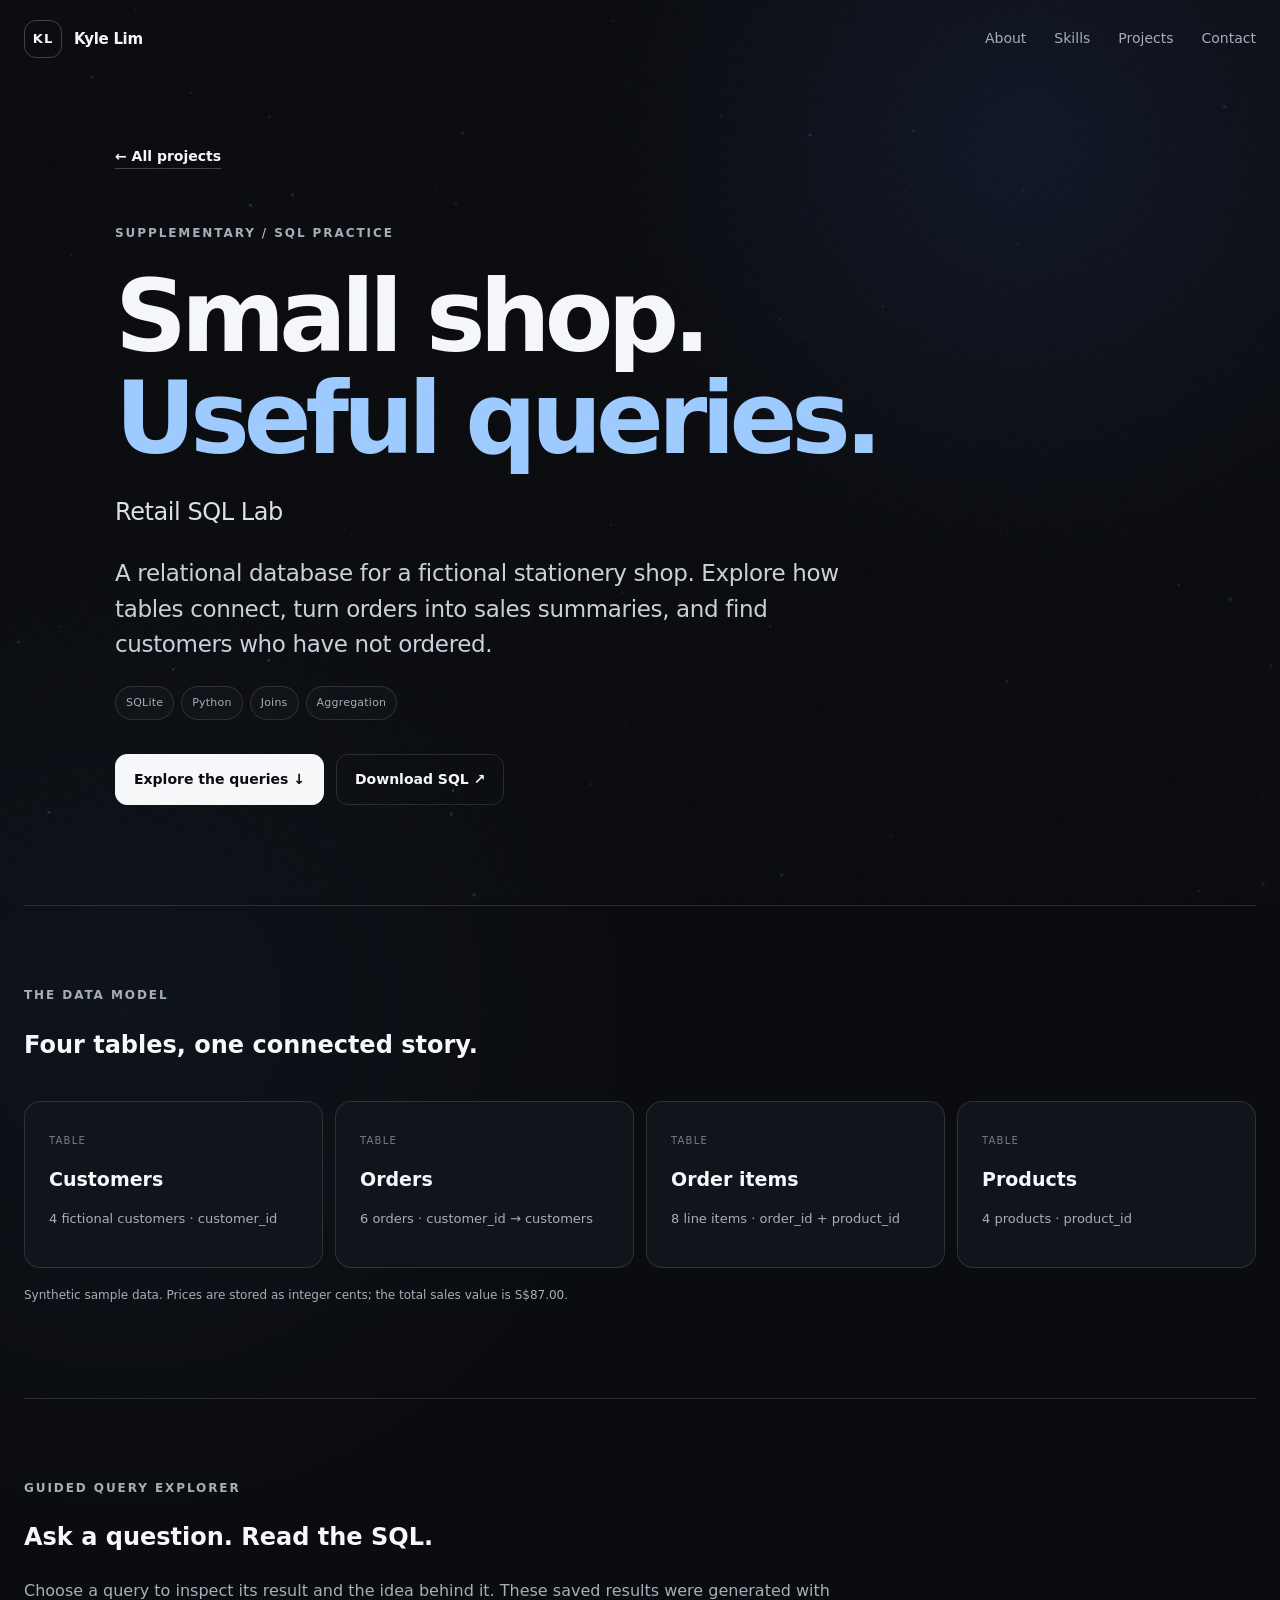
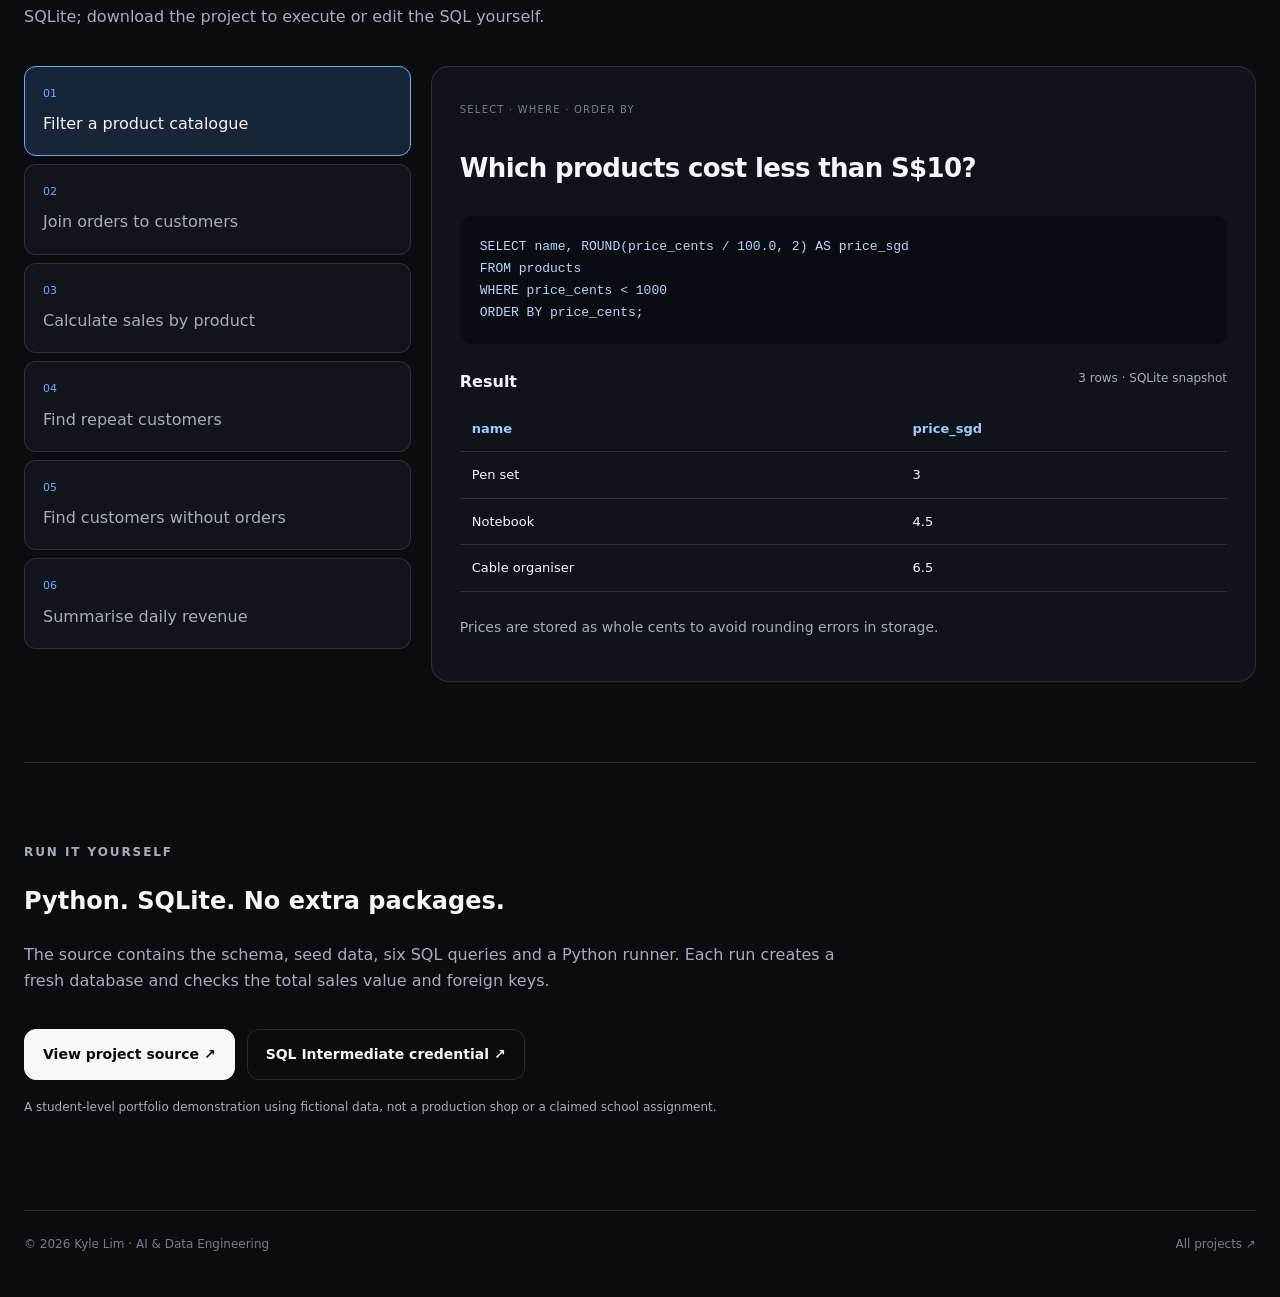
<file: sql-lab.html>
<!doctype html>
<html lang="en">
<head>
  <meta charset="utf-8">
  <meta name="viewport" content="width=device-width, initial-scale=1">
  <meta name="description" content="A student SQLite project with relational tables, six reproducible queries and downloadable Python source.">
  <meta name="theme-color" content="#0b0c0f">
  <title>Retail SQL Lab — Kyle Lim</title>
  <link rel="icon" href="favicon.svg" type="image/svg+xml">
  <link rel="stylesheet" href="styles.css">
  <script src="profile-config.js" defer></script>
  <script src="script.js" defer></script>
<link rel="stylesheet" href="learning.css">
<script src="learning.js" defer></script>
</head>
<body>
  <a class="skip-link" href="#main">Skip to content</a>
  <div class="noise" aria-hidden="true"></div>
  <header class="site-header" data-header>
    <a class="brand" href="index.html" aria-label="Kyle Lim home"><span class="brand-mark">KL</span><span class="brand-name">Kyle Lim</span></a>
    <button class="menu-toggle" type="button" aria-label="Open navigation" aria-expanded="false" data-menu-toggle><span></span><span></span></button>
    <nav class="site-nav" data-nav aria-label="Primary navigation">
      <a href="index.html#about">About</a><a href="index.html#skills">Skills</a><a href="index.html#projects">Projects</a><a href="index.html#contact">Contact</a>
    </nav>
  </header>

<main id="main"><section class="section-shell learning-hero"><a class="text-link" href="index.html#projects">← All projects</a><div class="eyebrow">SUPPLEMENTARY / SQL PRACTICE</div><h1>Small shop.<br><span class="text-accent">Useful queries.</span></h1><p class="large-copy">Retail SQL Lab</p><p class="case-deck">A relational database for a fictional stationery shop. Explore how tables connect, turn orders into sales summaries, and find customers who have not ordered.</p><div class="case-tags"><span>SQLite</span><span>Python</span><span>Joins</span><span>Aggregation</span></div><div class="hero-actions"><a class="button button-primary" href="#query-lab">Explore the queries ↓</a><a class="button button-ghost" href="projects/Retail_SQL_Lab/retail_sql_lab.sql" download>Download SQL ↗</a></div></section>
<section class="section-shell learning-section"><div class="section-kicker">THE DATA MODEL</div><h2>Four tables, one connected story.</h2><div class="schema-grid"><article><span class="mini-label">TABLE</span><h3>Customers</h3><p>4 fictional customers · customer_id</p></article><article><span class="mini-label">TABLE</span><h3>Orders</h3><p>6 orders · customer_id → customers</p></article><article><span class="mini-label">TABLE</span><h3>Order items</h3><p>8 line items · order_id + product_id</p></article><article><span class="mini-label">TABLE</span><h3>Products</h3><p>4 products · product_id</p></article></div><p class="source-note">Synthetic sample data. Prices are stored as integer cents; the total sales value is S$87.00.</p></section><section class="section-shell learning-section" id="query-lab"><div class="section-kicker">GUIDED QUERY EXPLORER</div><h2>Ask a question. Read the SQL.</h2><p>Choose a query to inspect its result and the idea behind it. These saved results were generated with SQLite; download the project to execute or edit the SQL yourself.</p><div class="query-layout"><div class="query-options" aria-label="Choose a SQL example"><button type="button" data-query="0" aria-pressed="true"><span>01</span>Filter a product catalogue</button><button type="button" data-query="1" aria-pressed="false"><span>02</span>Join orders to customers</button><button type="button" data-query="2" aria-pressed="false"><span>03</span>Calculate sales by product</button><button type="button" data-query="3" aria-pressed="false"><span>04</span>Find repeat customers</button><button type="button" data-query="4" aria-pressed="false"><span>05</span>Find customers without orders</button><button type="button" data-query="5" aria-pressed="false"><span>06</span>Summarise daily revenue</button></div><div class="query-panel" aria-live="polite"><span class="mini-label" id="query-topic"></span><h3 id="query-question"></h3><pre><code id="query-code"></code></pre><div class="result-heading"><strong>Result</strong><span id="row-count"></span></div><div class="table-scroll"><table id="query-result"></table></div><p id="query-note"></p></div></div></section><section class="section-shell learning-section"><div class="section-kicker">RUN IT YOURSELF</div><h2>Python. SQLite. No extra packages.</h2><p>The source contains the schema, seed data, six SQL queries and a Python runner. Each run creates a fresh database and checks the total sales value and foreign keys.</p><div class="hero-actions"><a class="button button-primary" href="https://github.com/ka1eca5z-collab/KyleLimYouChao_Digital_Portfolio/tree/main/projects/Retail_SQL_Lab" target="_blank" rel="noreferrer">View project source ↗</a><a class="button button-ghost" href="https://www.hackerrank.com/certificates/0e6ae8bfab43" target="_blank" rel="noreferrer">SQL Intermediate credential ↗</a></div><p class="source-note">A student-level portfolio demonstration using fictional data, not a production shop or a claimed school assignment.</p></section></main><footer class="site-footer section-shell"><p>© 2026 Kyle Lim · AI &amp; Data Engineering</p><a href="index.html#projects">All projects ↗</a></footer></body></html>
</file>
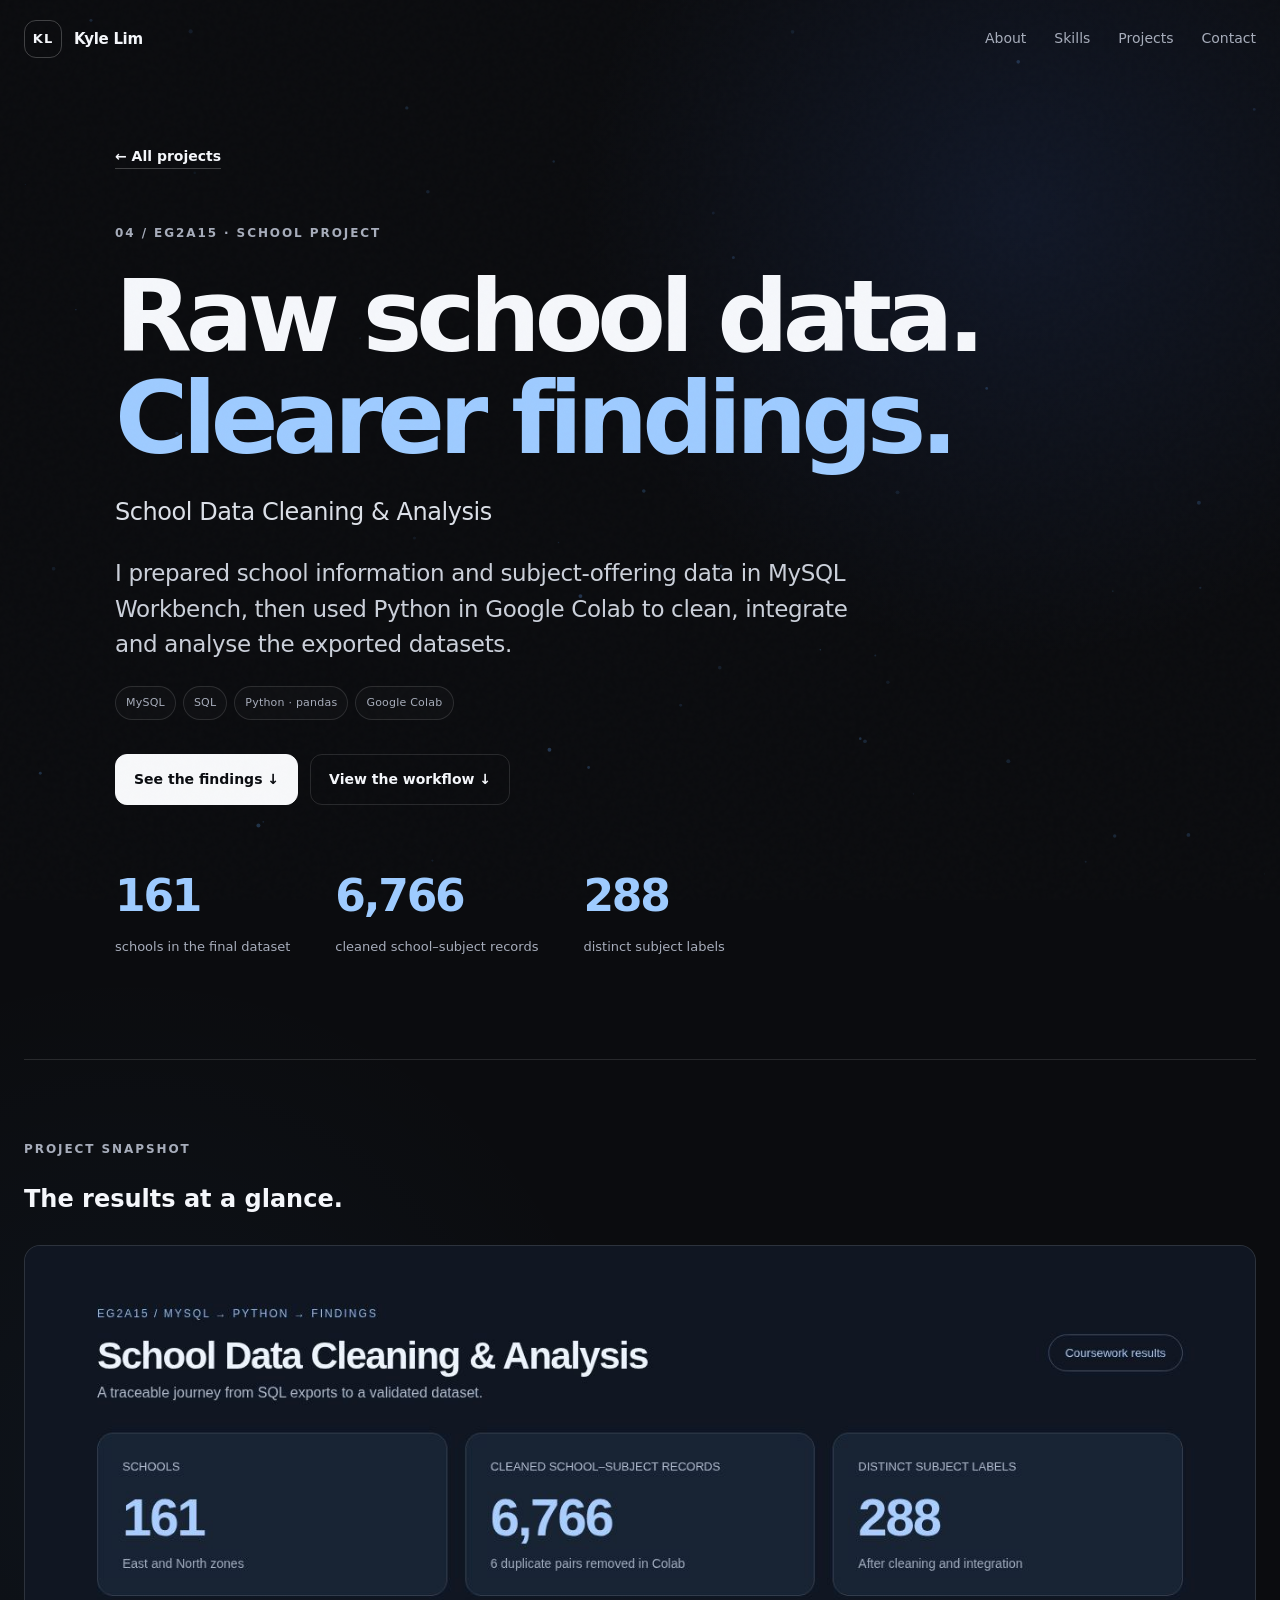
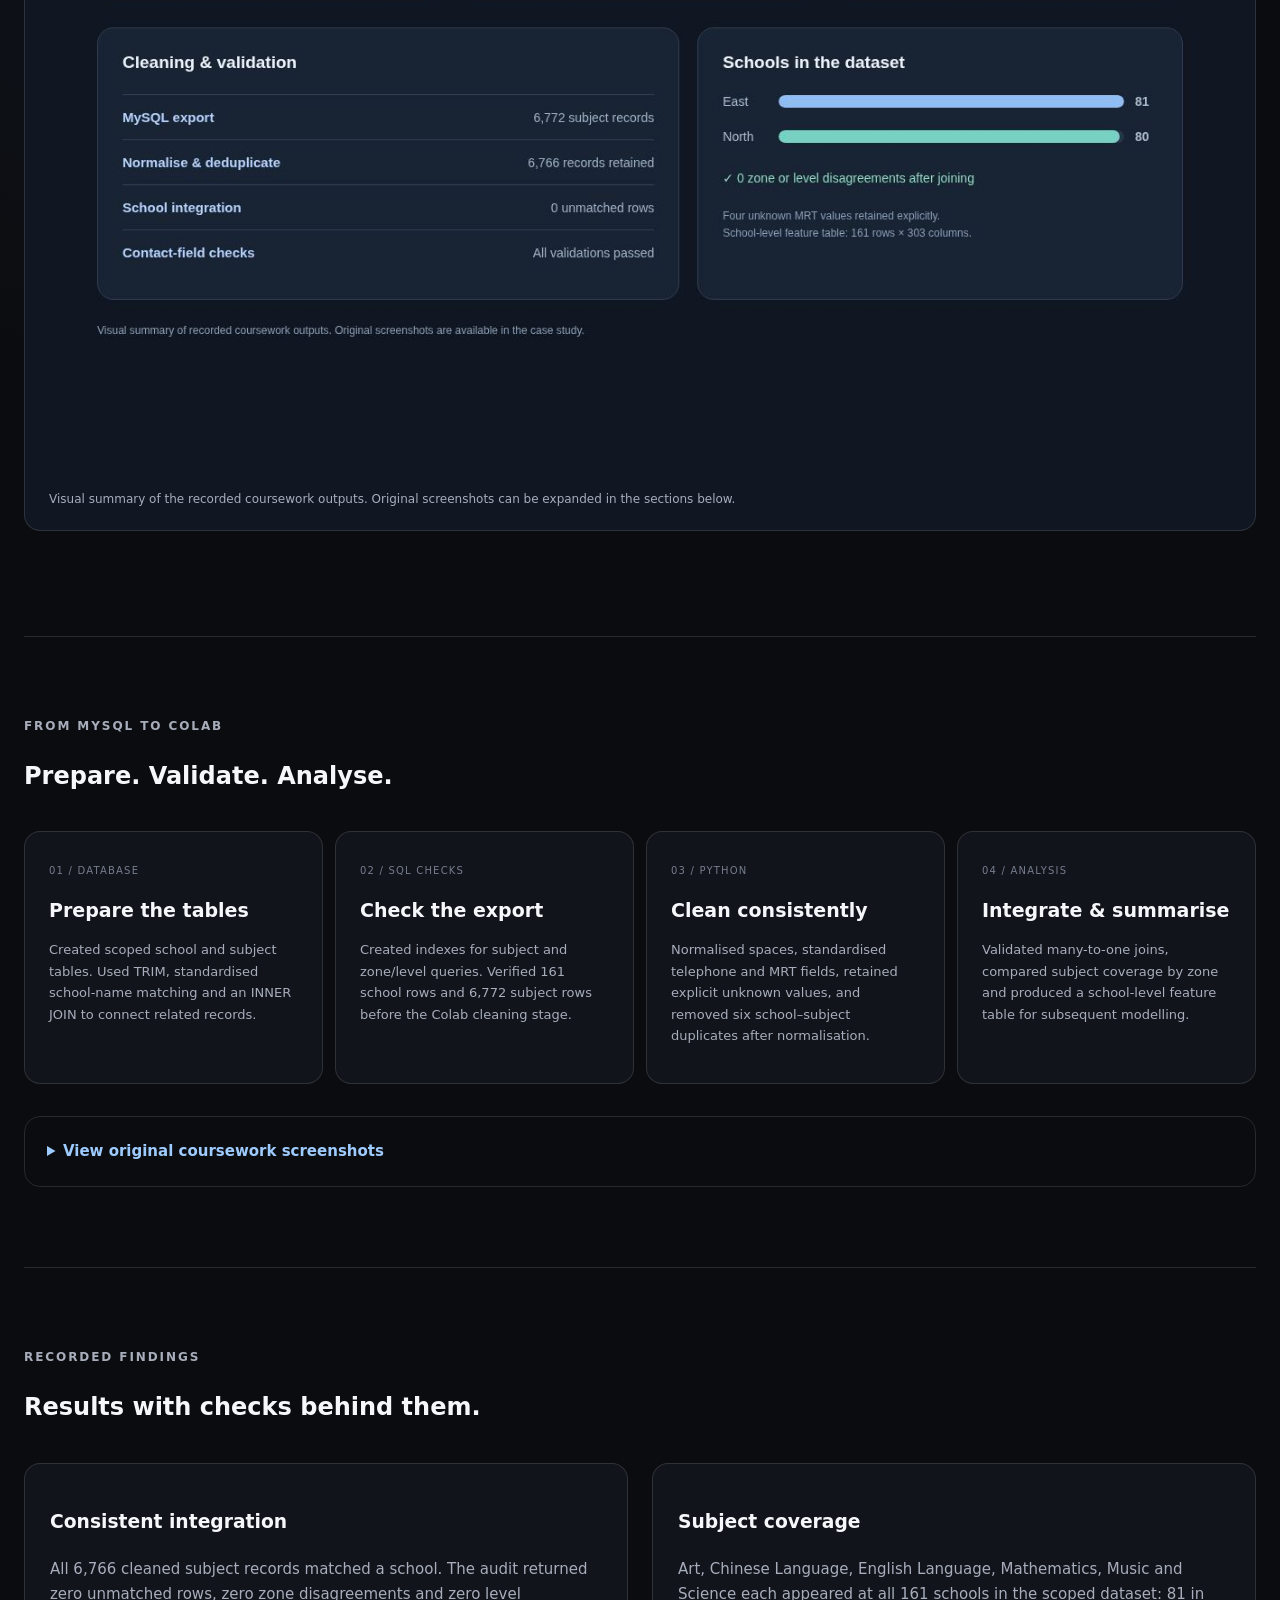
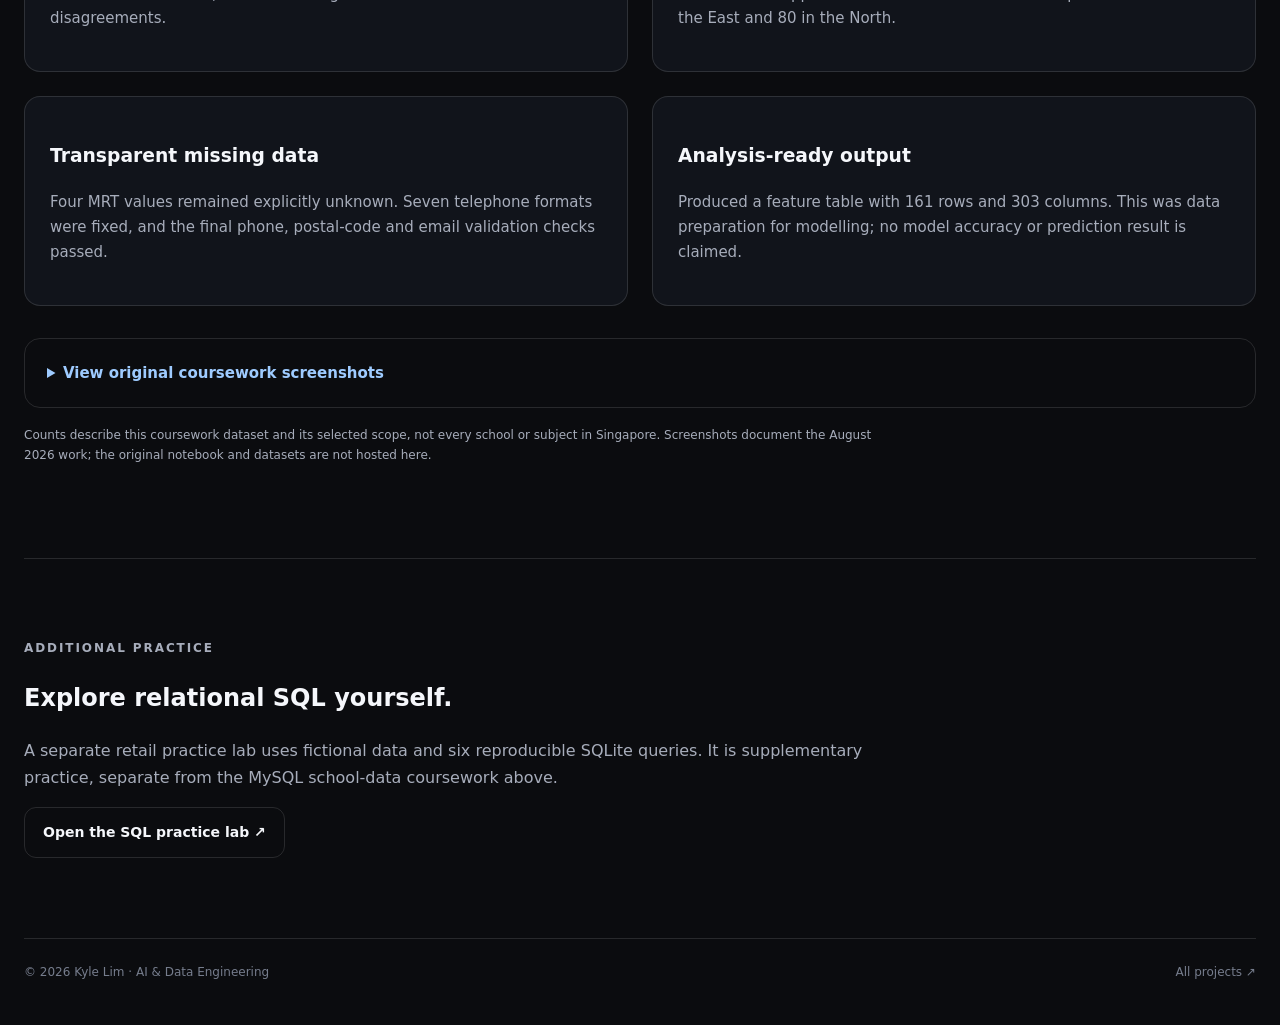
<file: sql.html>
<!doctype html>
<html lang="en">
<head>
  <meta charset="utf-8">
  <meta name="viewport" content="width=device-width, initial-scale=1">
  <meta name="description" content="School Data Cleaning & Analysis coursework case study by Kyle Lim.">
  <meta name="theme-color" content="#0b0c0f">
  <title>School Data Cleaning & Analysis — Kyle Lim</title>
  <link rel="icon" href="favicon.svg" type="image/svg+xml">
  <link rel="stylesheet" href="styles.css">
  <script src="profile-config.js" defer></script>
  <script src="script.js" defer></script>
<link rel="stylesheet" href="learning.css">
<script src="learning.js" defer></script>
</head>
<body>
  <a class="skip-link" href="#main">Skip to content</a>
  <div class="noise" aria-hidden="true"></div>
  <header class="site-header" data-header>
    <a class="brand" href="index.html" aria-label="Kyle Lim home"><span class="brand-mark">KL</span><span class="brand-name">Kyle Lim</span></a>
    <button class="menu-toggle" type="button" aria-label="Open navigation" aria-expanded="false" data-menu-toggle><span></span><span></span></button>
    <nav class="site-nav" data-nav aria-label="Primary navigation">
      <a href="index.html#about">About</a><a href="index.html#skills">Skills</a><a href="index.html#projects">Projects</a><a href="index.html#contact">Contact</a>
    </nav>
  </header>

<main id="main"><section class="section-shell learning-hero"><a class="text-link" href="index.html#projects">← All projects</a><div class="eyebrow">04 / EG2A15 · SCHOOL PROJECT</div><h1>Raw school data.<br><span class="text-accent">Clearer findings.</span></h1><p class="large-copy">School Data Cleaning &amp; Analysis</p><p class="case-deck">I prepared school information and subject-offering data in MySQL Workbench, then used Python in Google Colab to clean, integrate and analyse the exported datasets.</p><div class="case-tags"><span>MySQL</span><span>SQL</span><span>Python · pandas</span><span>Google Colab</span></div><div class="hero-actions"><a class="button button-primary" href="#findings">See the findings ↓</a><a class="button button-ghost" href="#workflow">View the workflow ↓</a></div><div class="course-stats"><div><strong>161</strong><span>schools in the final dataset</span></div><div><strong>6,766</strong><span>cleaned school–subject records</span></div><div><strong>288</strong><span>distinct subject labels</span></div></div></details></section>
<section class="section-shell learning-section" aria-label="Results overview"><div class="section-kicker">PROJECT SNAPSHOT</div><h2>The results at a glance.</h2><figure class="evidence-figure overview-figure"><a href="evidence/sql-results-overview.png" target="_blank" rel="noreferrer"><img src="evidence/sql-results-overview.png" alt="Results overview: 161 schools, 6766 cleaned school-subject records, 288 subject labels, and zero unmatched rows" loading="lazy"></a><figcaption>Visual summary of the recorded coursework outputs. Original screenshots can be expanded in the sections below.</figcaption></figure></section><section class="section-shell learning-section" id="workflow"><div class="section-kicker">FROM MYSQL TO COLAB</div><h2>Prepare. Validate. Analyse.</h2><div class="schema-grid"><article><span class="mini-label">01 / DATABASE</span><h3>Prepare the tables</h3><p>Created scoped school and subject tables. Used TRIM, standardised school-name matching and an INNER JOIN to connect related records.</p></article><article><span class="mini-label">02 / SQL CHECKS</span><h3>Check the export</h3><p>Created indexes for subject and zone/level queries. Verified 161 school rows and 6,772 subject rows before the Colab cleaning stage.</p></article><article><span class="mini-label">03 / PYTHON</span><h3>Clean consistently</h3><p>Normalised spaces, standardised telephone and MRT fields, retained explicit unknown values, and removed six school–subject duplicates after normalisation.</p></article><article><span class="mini-label">04 / ANALYSIS</span><h3>Integrate &amp; summarise</h3><p>Validated many-to-one joins, compared subject coverage by zone and produced a school-level feature table for subsequent modelling.</p></article></div><details class="source-evidence"><summary>View original coursework screenshots</summary><div class="evidence-grid"><figure class="evidence-figure"><a href="evidence/sql-counts.jpg" target="_blank" rel="noreferrer"><img src="evidence/sql-counts.jpg" alt="MySQL counts before Python cleaning" loading="lazy"></a><figcaption>MySQL export: 161 schools and 6,772 subject rows. · Open image ↗</figcaption></figure><figure class="evidence-figure"><a href="evidence/sql-deduplication.png" target="_blank" rel="noreferrer"><img src="evidence/sql-deduplication.png" alt="Colab deduplication code and recorded output" loading="lazy"></a><figcaption>Colab: six duplicate pairs removed after normalisation; 6,766 records remain. · Open image ↗</figcaption></figure></div></details></section>
<section class="section-shell learning-section" id="findings"><div class="section-kicker">RECORDED FINDINGS</div><h2>Results with checks behind them.</h2><div class="finding-grid"><article><h3>Consistent integration</h3><p>All 6,766 cleaned subject records matched a school. The audit returned zero unmatched rows, zero zone disagreements and zero level disagreements.</p></article><article><h3>Subject coverage</h3><p>Art, Chinese Language, English Language, Mathematics, Music and Science each appeared at all 161 schools in the scoped dataset: 81 in the East and 80 in the North.</p></article><article><h3>Transparent missing data</h3><p>Four MRT values remained explicitly unknown. Seven telephone formats were fixed, and the final phone, postal-code and email validation checks passed.</p></article><article><h3>Analysis-ready output</h3><p>Produced a feature table with 161 rows and 303 columns. This was data preparation for modelling; no model accuracy or prediction result is claimed.</p></article></div><details class="source-evidence"><summary>View original coursework screenshots</summary><div class="evidence-grid"><figure class="evidence-figure"><a href="evidence/sql-final.png" target="_blank" rel="noreferrer"><img src="evidence/sql-final.png" alt="Final dataset metrics including 161 schools, 6766 records and 288 distinct subjects" loading="lazy"></a><figcaption>Final Colab audit: all assertions passed. · Open image ↗</figcaption></figure><figure class="evidence-figure"><a href="evidence/sql-findings.png" target="_blank" rel="noreferrer"><img src="evidence/sql-findings.png" alt="Subject coverage table and feature-table dimensions" loading="lazy"></a><figcaption>Recorded subject coverage by East and North zones. · Open image ↗</figcaption></figure></div></details><p class="source-note">Counts describe this coursework dataset and its selected scope, not every school or subject in Singapore. Screenshots document the August 2026 work; the original notebook and datasets are not hosted here.</p></section><section class="section-shell learning-section"><div class="section-kicker">ADDITIONAL PRACTICE</div><h2>Explore relational SQL yourself.</h2><p>A separate retail practice lab uses fictional data and six reproducible SQLite queries. It is supplementary practice, separate from the MySQL school-data coursework above.</p><a class="button button-ghost" href="sql-lab.html">Open the SQL practice lab ↗</a></section></main><footer class="site-footer section-shell"><p>© 2026 Kyle Lim · AI &amp; Data Engineering</p><a href="index.html#projects">All projects ↗</a></footer></body></html>
</file>
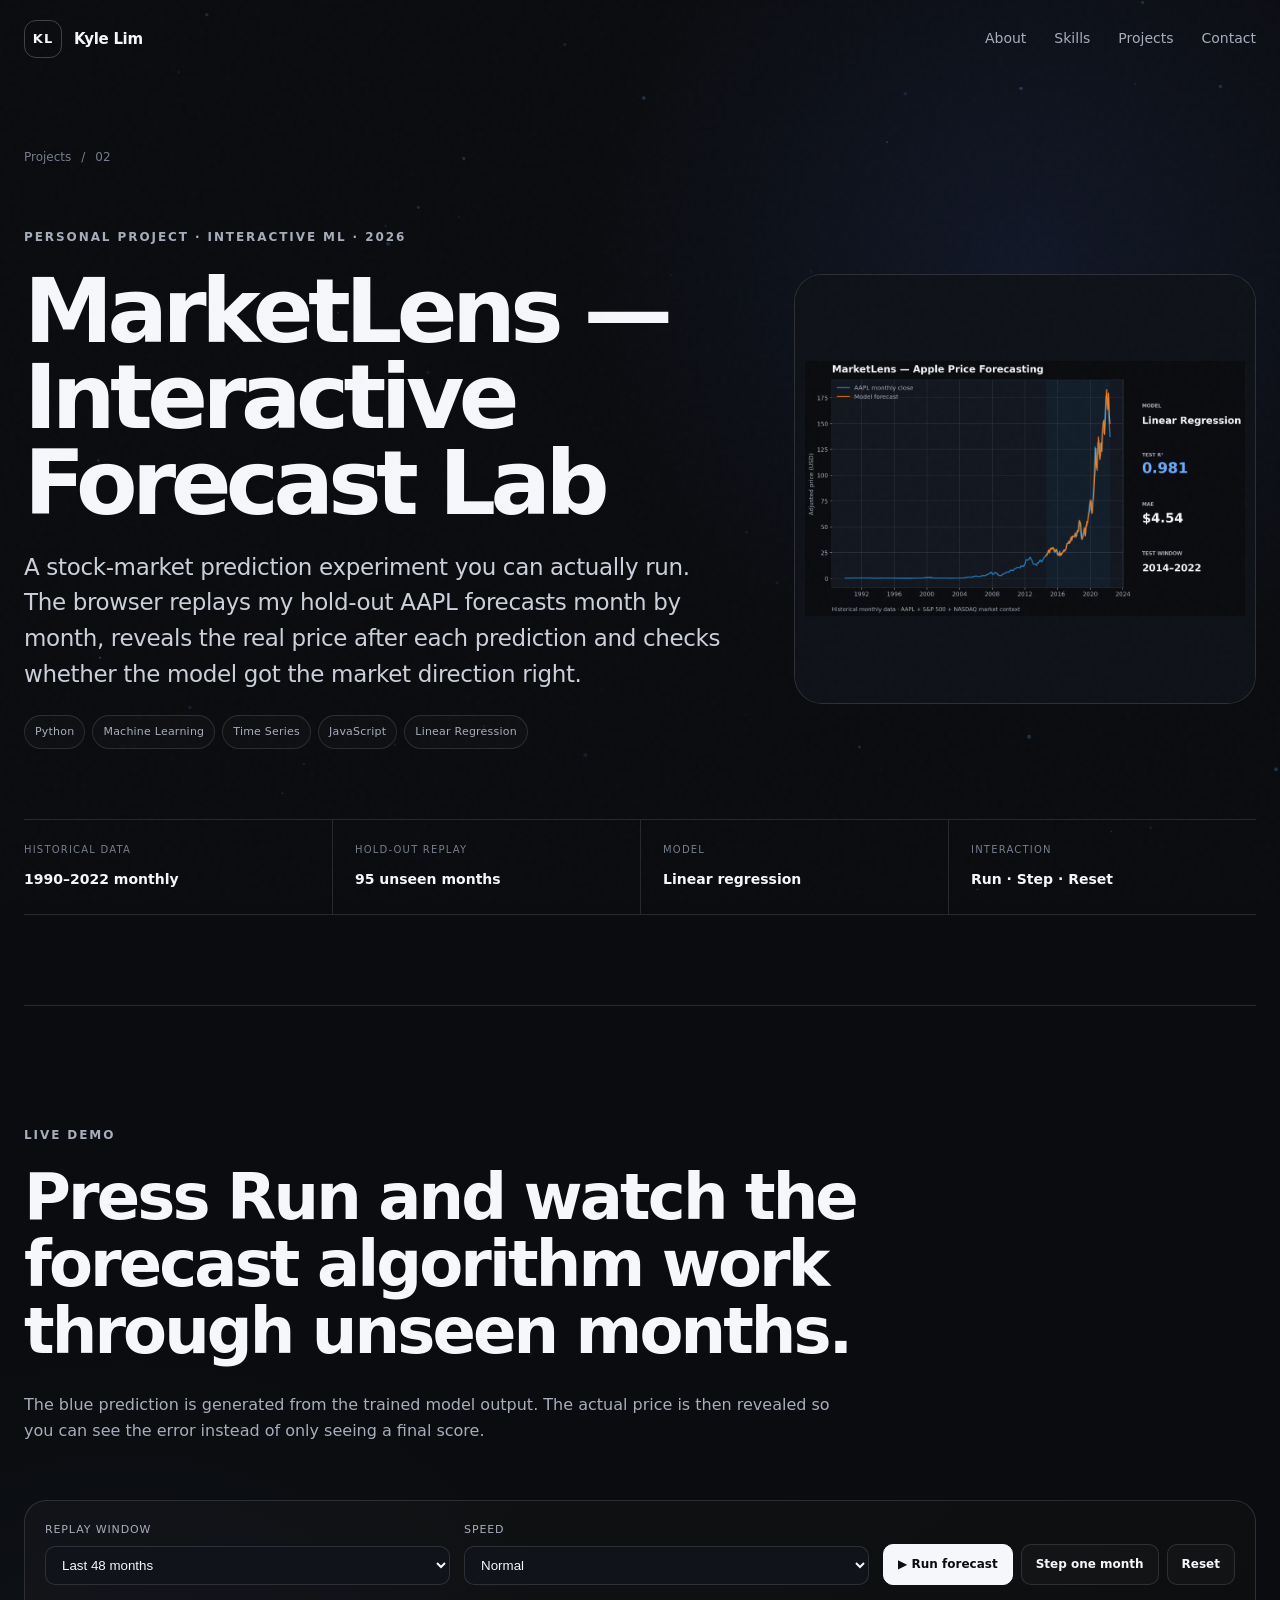
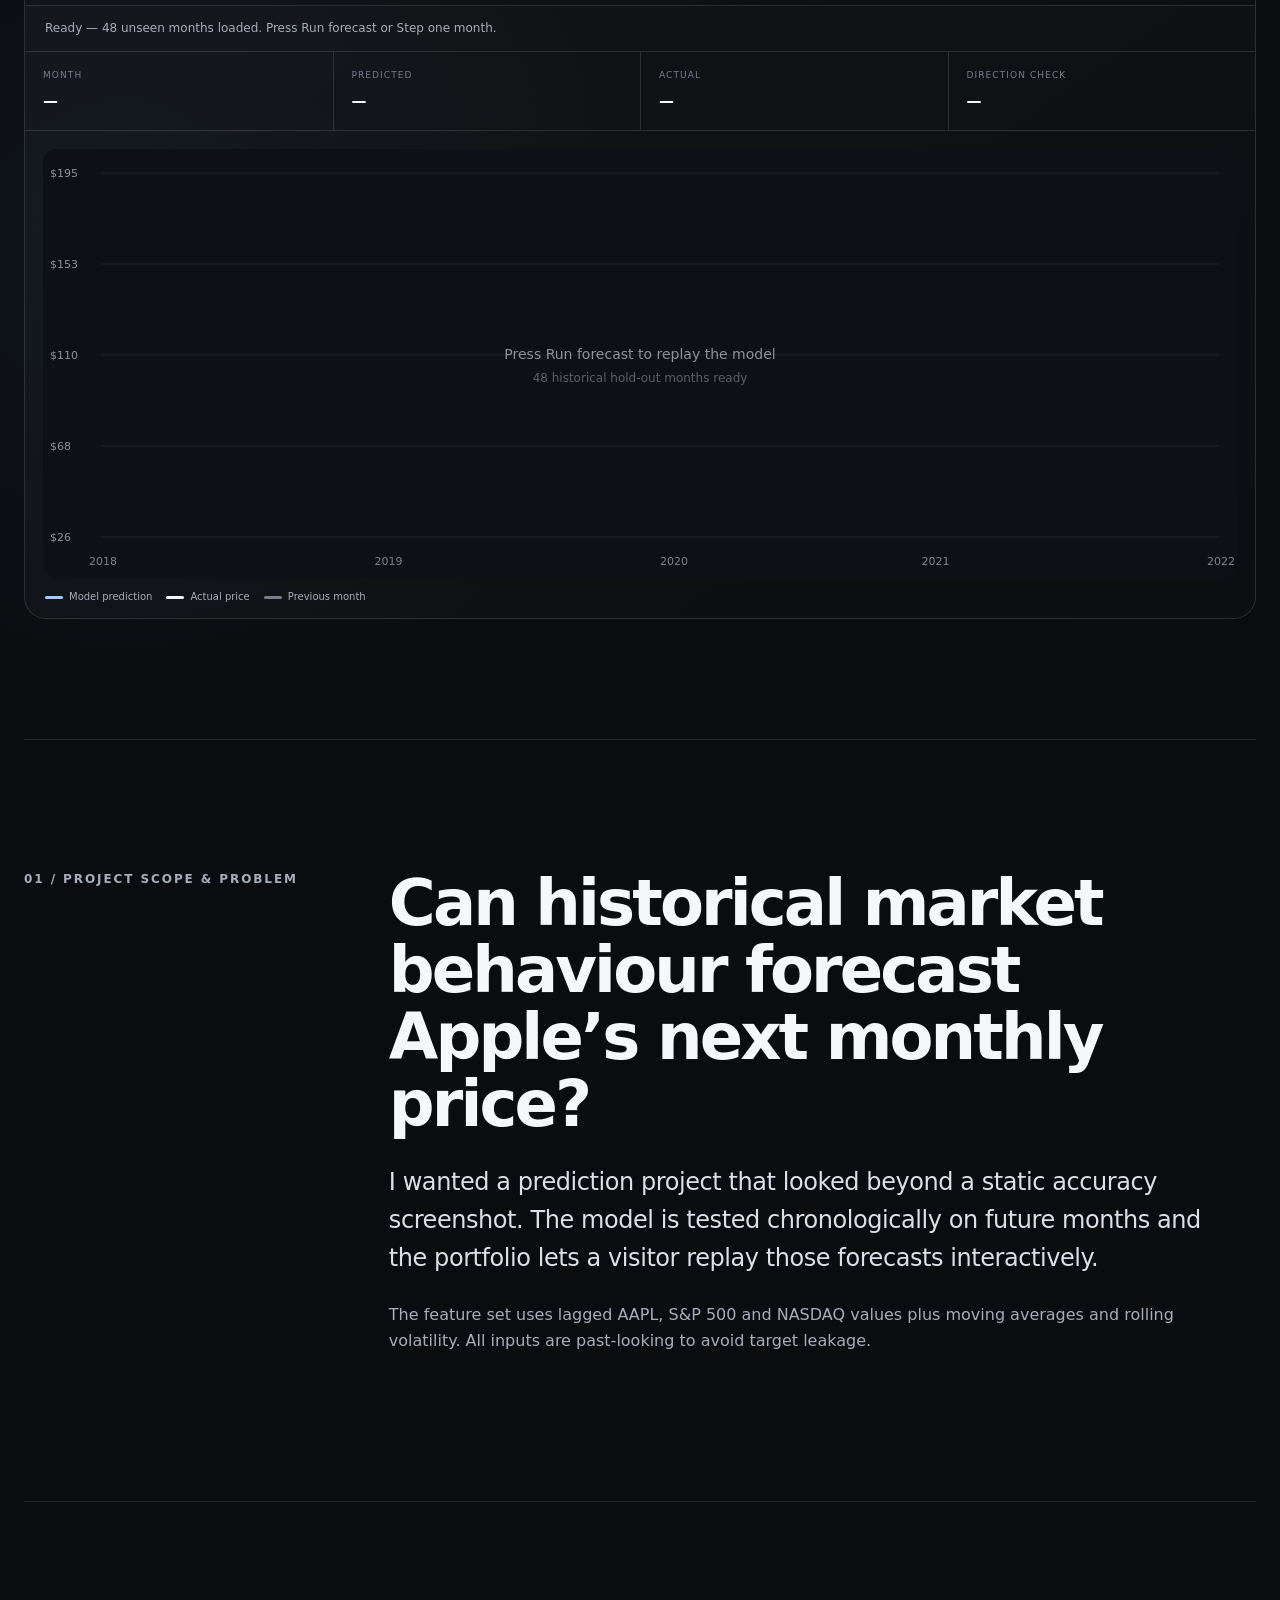
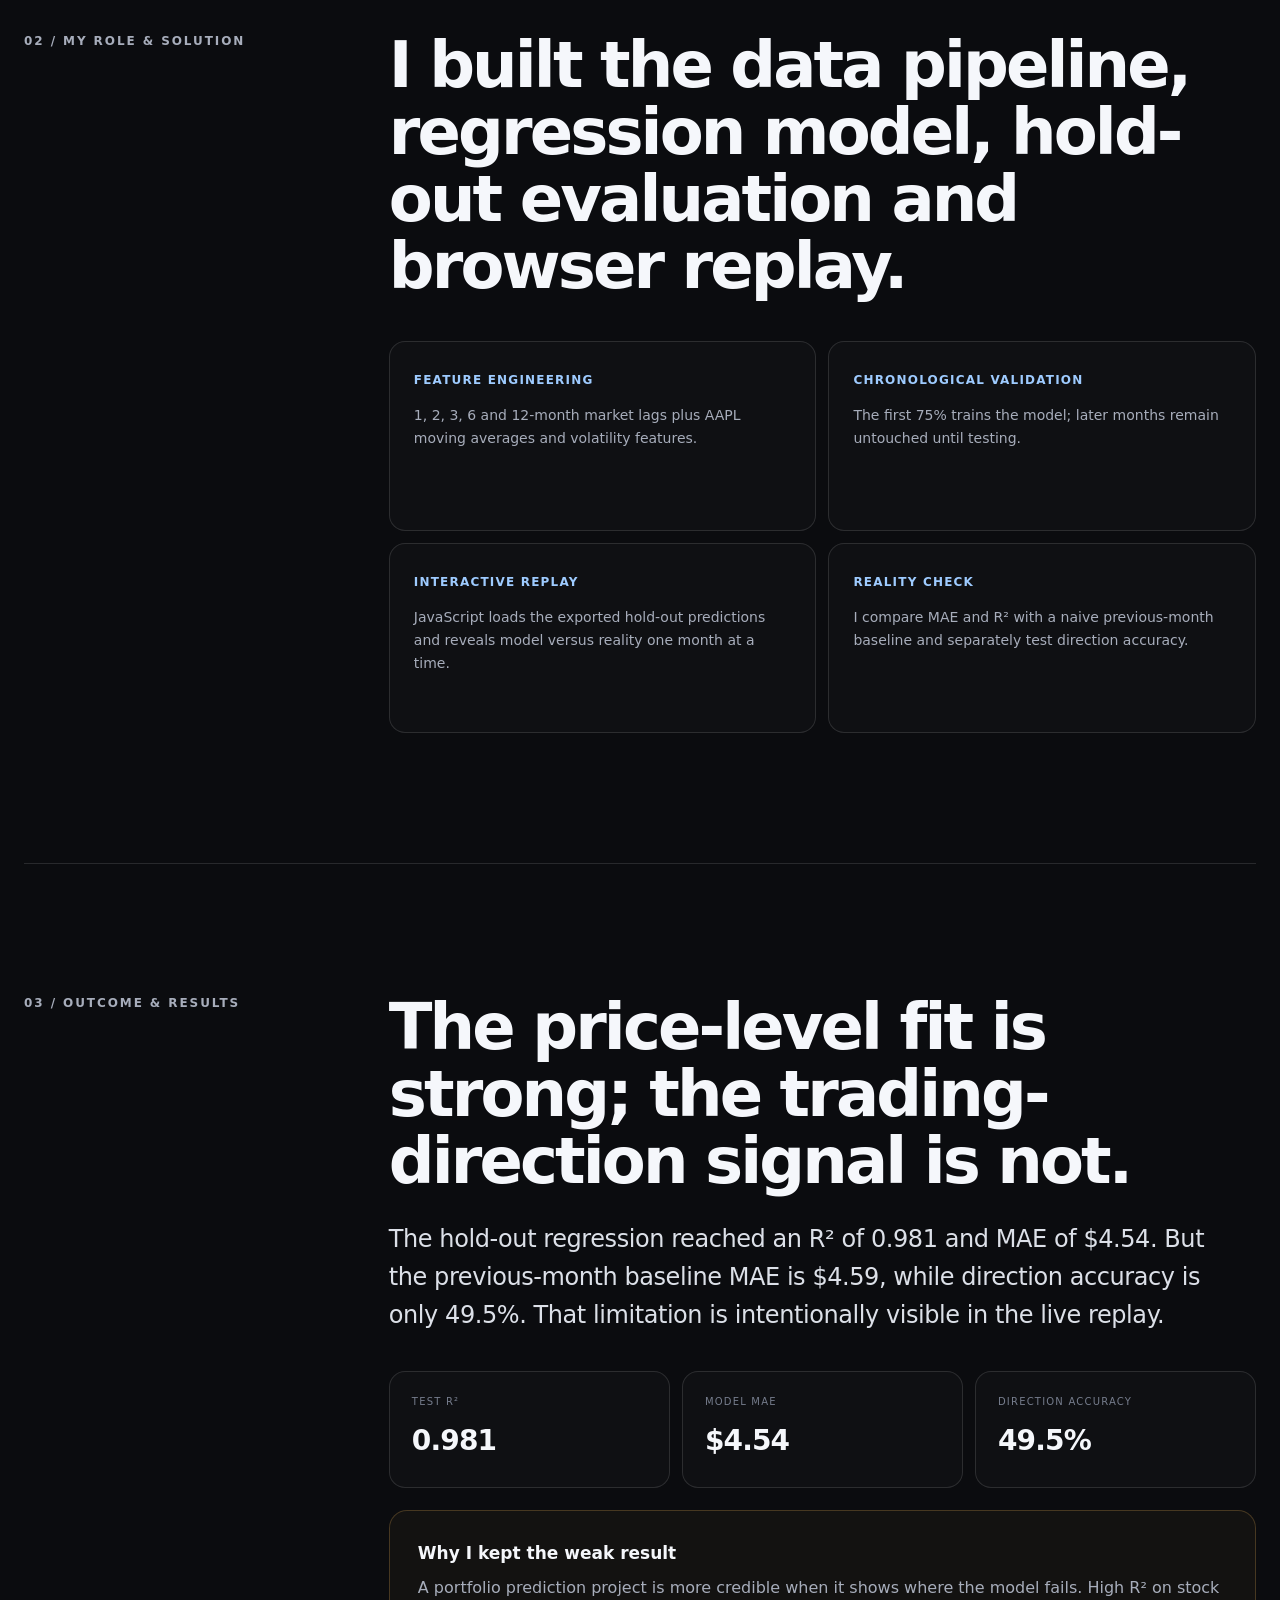
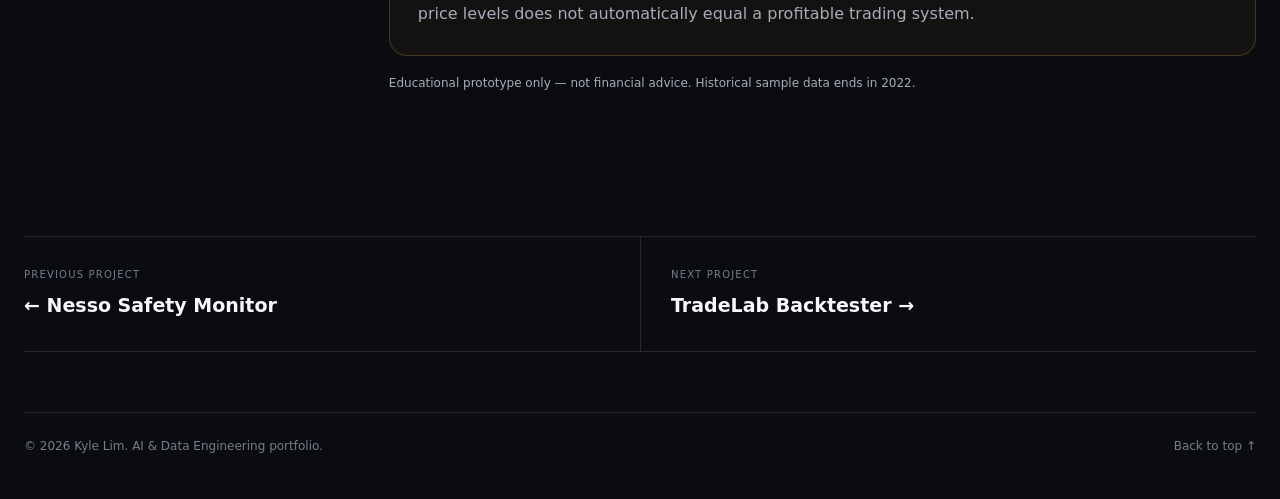
<file: stocks.html>
<!doctype html>
<html lang="en"><head><meta charset="utf-8"><meta name="viewport" content="width=device-width, initial-scale=1"><meta name="description" content="MarketLens interactive stock forecasting project by Kyle Lim."><meta name="theme-color" content="#0b0c0f"><title>MarketLens Interactive Forecast Lab — Kyle Lim</title><link rel="icon" href="favicon.svg" type="image/svg+xml"><link rel="stylesheet" href="styles.css"><script src="profile-config.js" defer></script><script src="script.js" defer></script><script src="marketlab.js" defer></script></head><body><a class="skip-link" href="#main">Skip to content</a><div class="noise" aria-hidden="true"></div>
<header class="site-header" data-header><a class="brand" href="index.html"><span class="brand-mark">KL</span><span class="brand-name">Kyle Lim</span></a><button class="menu-toggle" type="button" aria-label="Open navigation" aria-expanded="false" data-menu-toggle><span></span><span></span></button><nav class="site-nav" data-nav><a href="index.html#about">About</a><a href="index.html#skills">Skills</a><a href="index.html#projects">Projects</a><a href="index.html#contact">Contact</a></nav></header>
<main id="main">
<section class="case-hero section-shell"><div class="case-breadcrumb reveal"><a href="index.html#projects">Projects</a><span>/</span><span>02</span></div><div class="case-hero-grid"><div class="reveal"><div class="eyebrow">PERSONAL PROJECT · INTERACTIVE ML · 2026</div><h1>MarketLens — Interactive Forecast Lab</h1><p class="case-deck">A stock-market prediction experiment you can actually run. The browser replays my hold-out AAPL forecasts month by month, reveals the real price after each prediction and checks whether the model got the market direction right.</p><div class="case-tags"><span>Python</span><span>Machine Learning</span><span>Time Series</span><span>JavaScript</span><span>Linear Regression</span></div></div><div class="case-hero-visual case-hero-browser reveal reveal-delay"><img src="marketlens-dashboard.png" alt="MarketLens historical stock forecasting overview shown in full"></div></div><div class="case-facts reveal"><div><span>Historical data</span><strong>1990–2022 monthly</strong></div><div><span>Hold-out replay</span><strong>95 unseen months</strong></div><div><span>Model</span><strong>Linear regression</strong></div><div><span>Interaction</span><strong>Run · Step · Reset</strong></div></div></section>

<section class="interactive-section section-shell"><div class="section-heading reveal"><div class="section-kicker">LIVE DEMO</div><h2>Press Run and watch the forecast algorithm work through unseen months.</h2><p>The blue prediction is generated from the trained model output. The actual price is then revealed so you can see the error instead of only seeing a final score.</p></div><div class="interactive-lab reveal" id="forecast-lab"><div class="lab-toolbar"><div class="lab-control-group"><label for="forecast-window">Replay window</label><select id="forecast-window"><option value="24">Last 24 months</option><option value="48" selected>Last 48 months</option><option value="95">Full hold-out set</option></select></div><div class="lab-control-group"><label for="forecast-speed">Speed</label><select id="forecast-speed"><option value="900">Slow</option><option value="500" selected>Normal</option><option value="220">Fast</option></select></div><div class="lab-actions"><button class="lab-button lab-button-primary" type="button" id="forecast-run">▶ Run forecast</button><button class="lab-button" type="button" id="forecast-step">Step one month</button><button class="lab-button" type="button" id="forecast-reset">Reset</button></div></div><div class="lab-status" id="forecast-status" aria-live="polite">Loading historical hold-out predictions…</div><div class="lab-metrics"><div><span>Month</span><strong id="forecast-month">—</strong></div><div><span>Predicted</span><strong id="forecast-pred">—</strong></div><div><span>Actual</span><strong id="forecast-actual">—</strong></div><div><span>Direction check</span><strong id="forecast-direction">—</strong></div></div><div class="lab-canvas-wrap"><canvas id="forecast-chart" class="lab-canvas" aria-label="Interactive chart of predicted and actual AAPL monthly prices"></canvas><div class="chart-legend"><span><i class="legend-dot legend-pred"></i>Model prediction</span><span><i class="legend-dot legend-actual"></i>Actual price</span><span><i class="legend-dot legend-prev"></i>Previous month</span></div></div></div></section>

<section class="case-section section-shell"><div class="case-label reveal">01 / PROJECT SCOPE &amp; PROBLEM</div><div class="case-copy reveal"><h2>Can historical market behaviour forecast Apple’s next monthly price?</h2><p class="large-copy">I wanted a prediction project that looked beyond a static accuracy screenshot. The model is tested chronologically on future months and the portfolio lets a visitor replay those forecasts interactively.</p><p>The feature set uses lagged AAPL, S&amp;P 500 and NASDAQ values plus moving averages and rolling volatility. All inputs are past-looking to avoid target leakage.</p></div></section>
<section class="case-section section-shell"><div class="case-label reveal">02 / MY ROLE &amp; SOLUTION</div><div class="case-copy reveal"><h2>I built the data pipeline, regression model, hold-out evaluation and browser replay.</h2><div class="role-grid"><article><span>Feature engineering</span><p>1, 2, 3, 6 and 12-month market lags plus AAPL moving averages and volatility features.</p></article><article><span>Chronological validation</span><p>The first 75% trains the model; later months remain untouched until testing.</p></article><article><span>Interactive replay</span><p>JavaScript loads the exported hold-out predictions and reveals model versus reality one month at a time.</p></article><article><span>Reality check</span><p>I compare MAE and R² with a naive previous-month baseline and separately test direction accuracy.</p></article></div></div></section>
<section class="case-section section-shell"><div class="case-label reveal">03 / OUTCOME &amp; RESULTS</div><div class="case-copy reveal"><h2>The price-level fit is strong; the trading-direction signal is not.</h2><p class="large-copy">The hold-out regression reached an R² of 0.981 and MAE of $4.54. But the previous-month baseline MAE is $4.59, while direction accuracy is only 49.5%. That limitation is intentionally visible in the live replay.</p><div class="metric-strip"><div class="metric-card"><span>Test R²</span><strong>0.981</strong></div><div class="metric-card"><span>Model MAE</span><strong>$4.54</strong></div><div class="metric-card"><span>Direction accuracy</span><strong>49.5%</strong></div></div><div class="limitations"><h3>Why I kept the weak result</h3><p>A portfolio prediction project is more credible when it shows where the model fails. High R² on stock price levels does not automatically equal a profitable trading system.</p></div><p class="source-note">Educational prototype only — not financial advice. Historical sample data ends in 2022.</p></div></section>
<nav class="next-project section-shell"><a href="nesso.html"><span>Previous project</span><strong>← Nesso Safety Monitor</strong></a><a href="tradelab.html"><span>Next project</span><strong>TradeLab Backtester →</strong></a></nav></main><footer class="site-footer section-shell"><p>© 2026 Kyle Lim. AI &amp; Data Engineering portfolio.</p><a href="#main">Back to top ↑</a></footer></body></html>
</file>
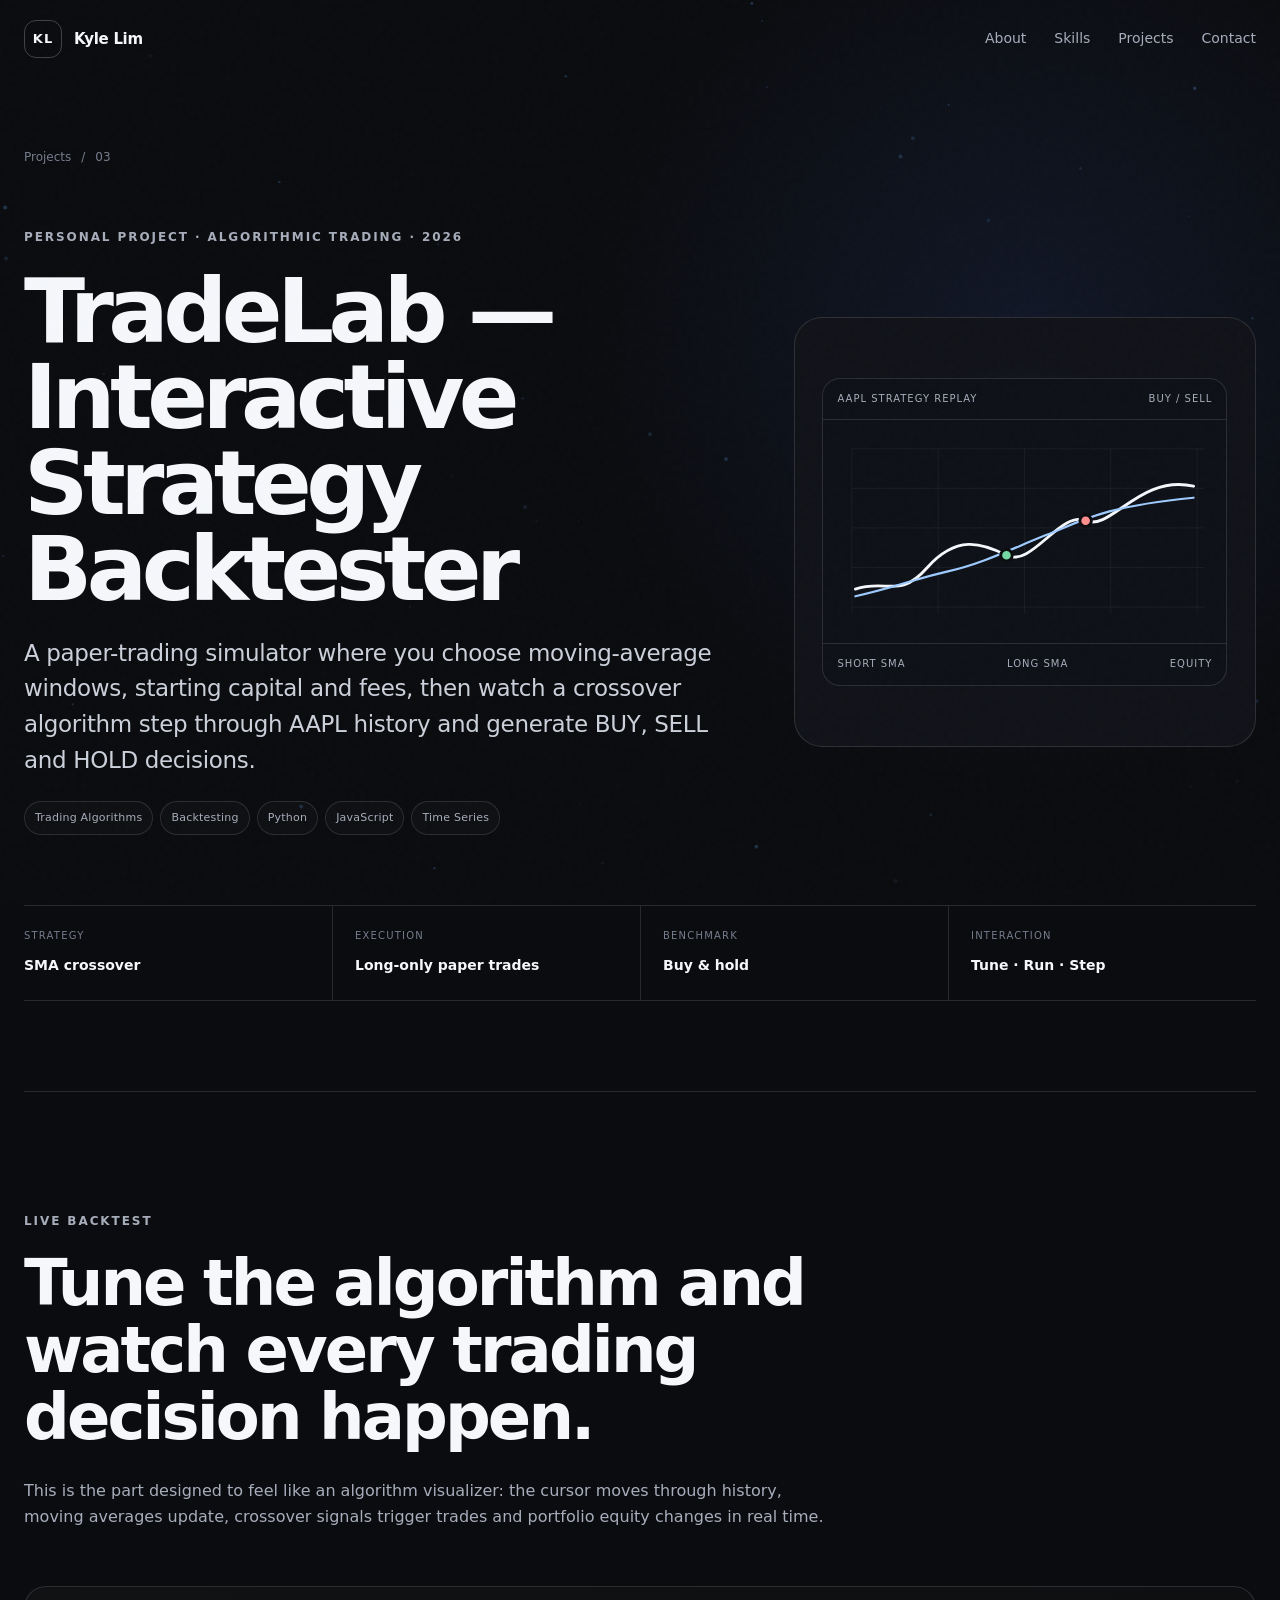
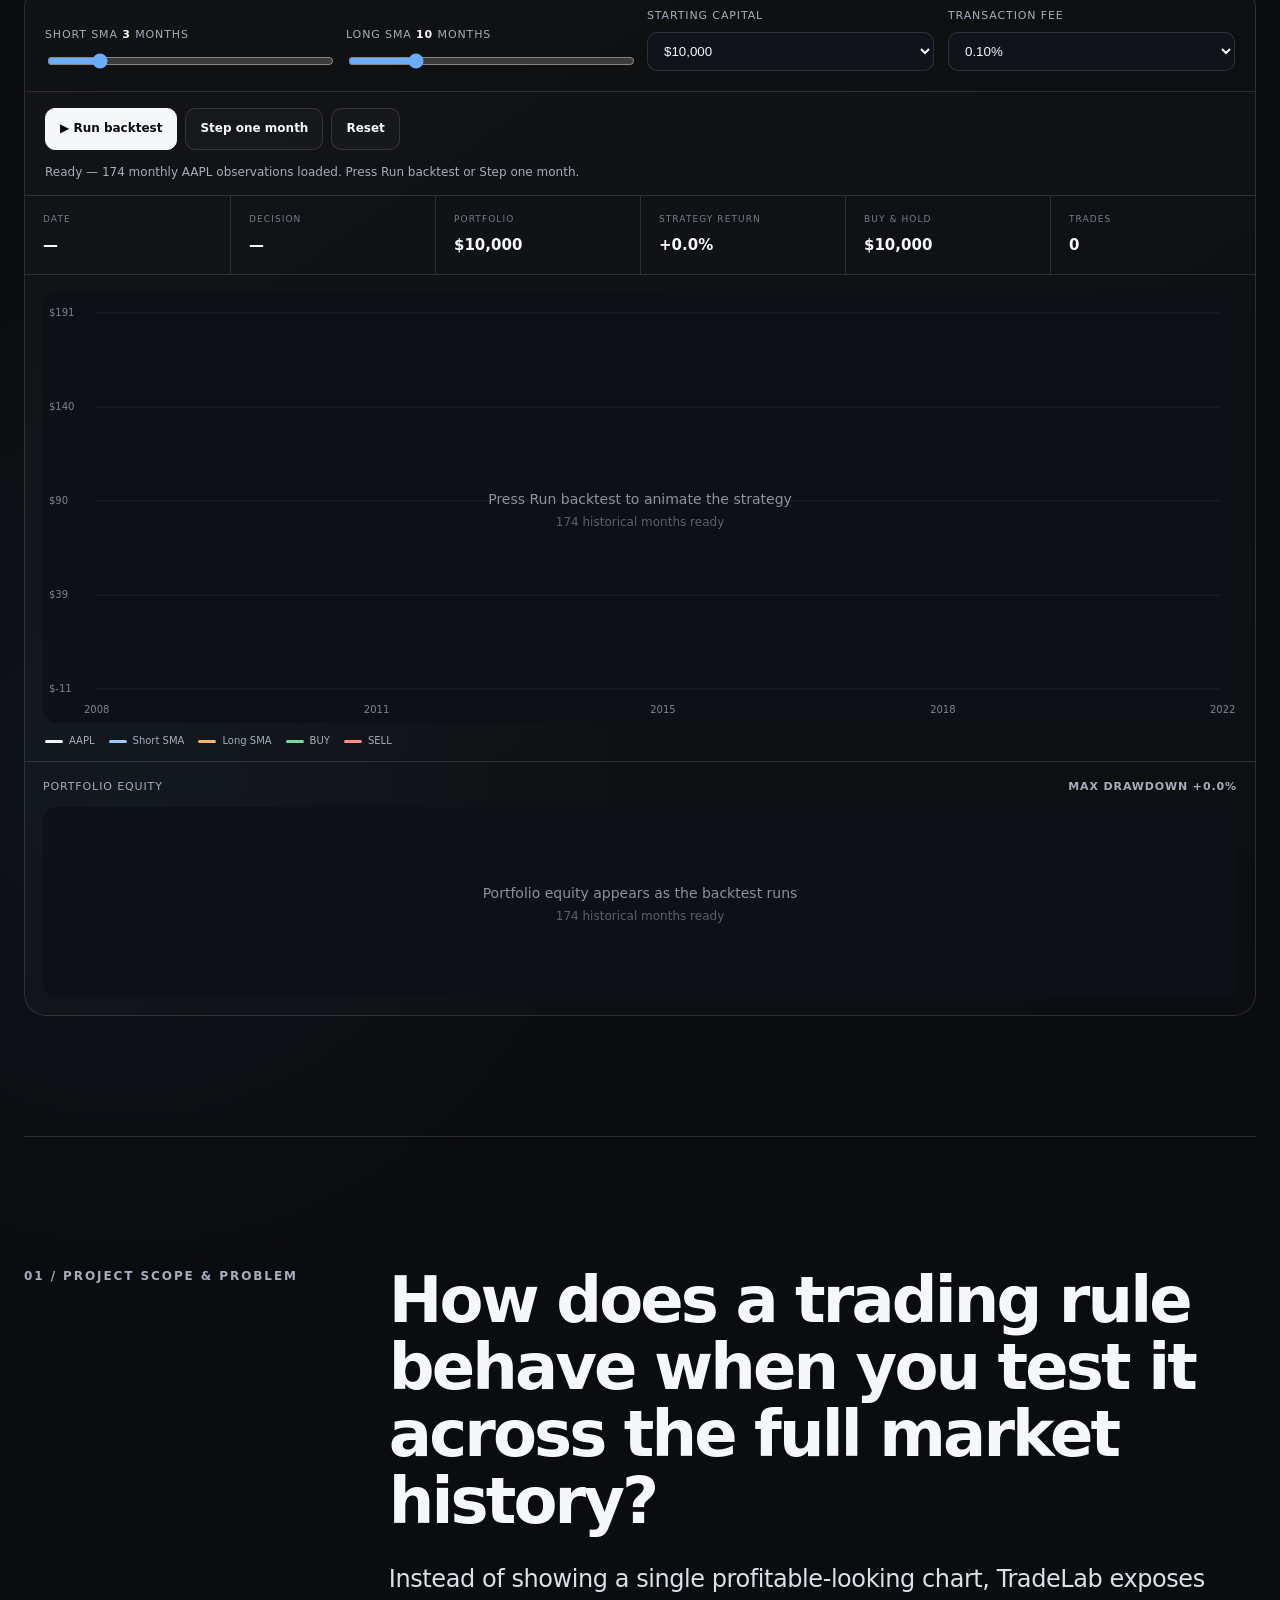
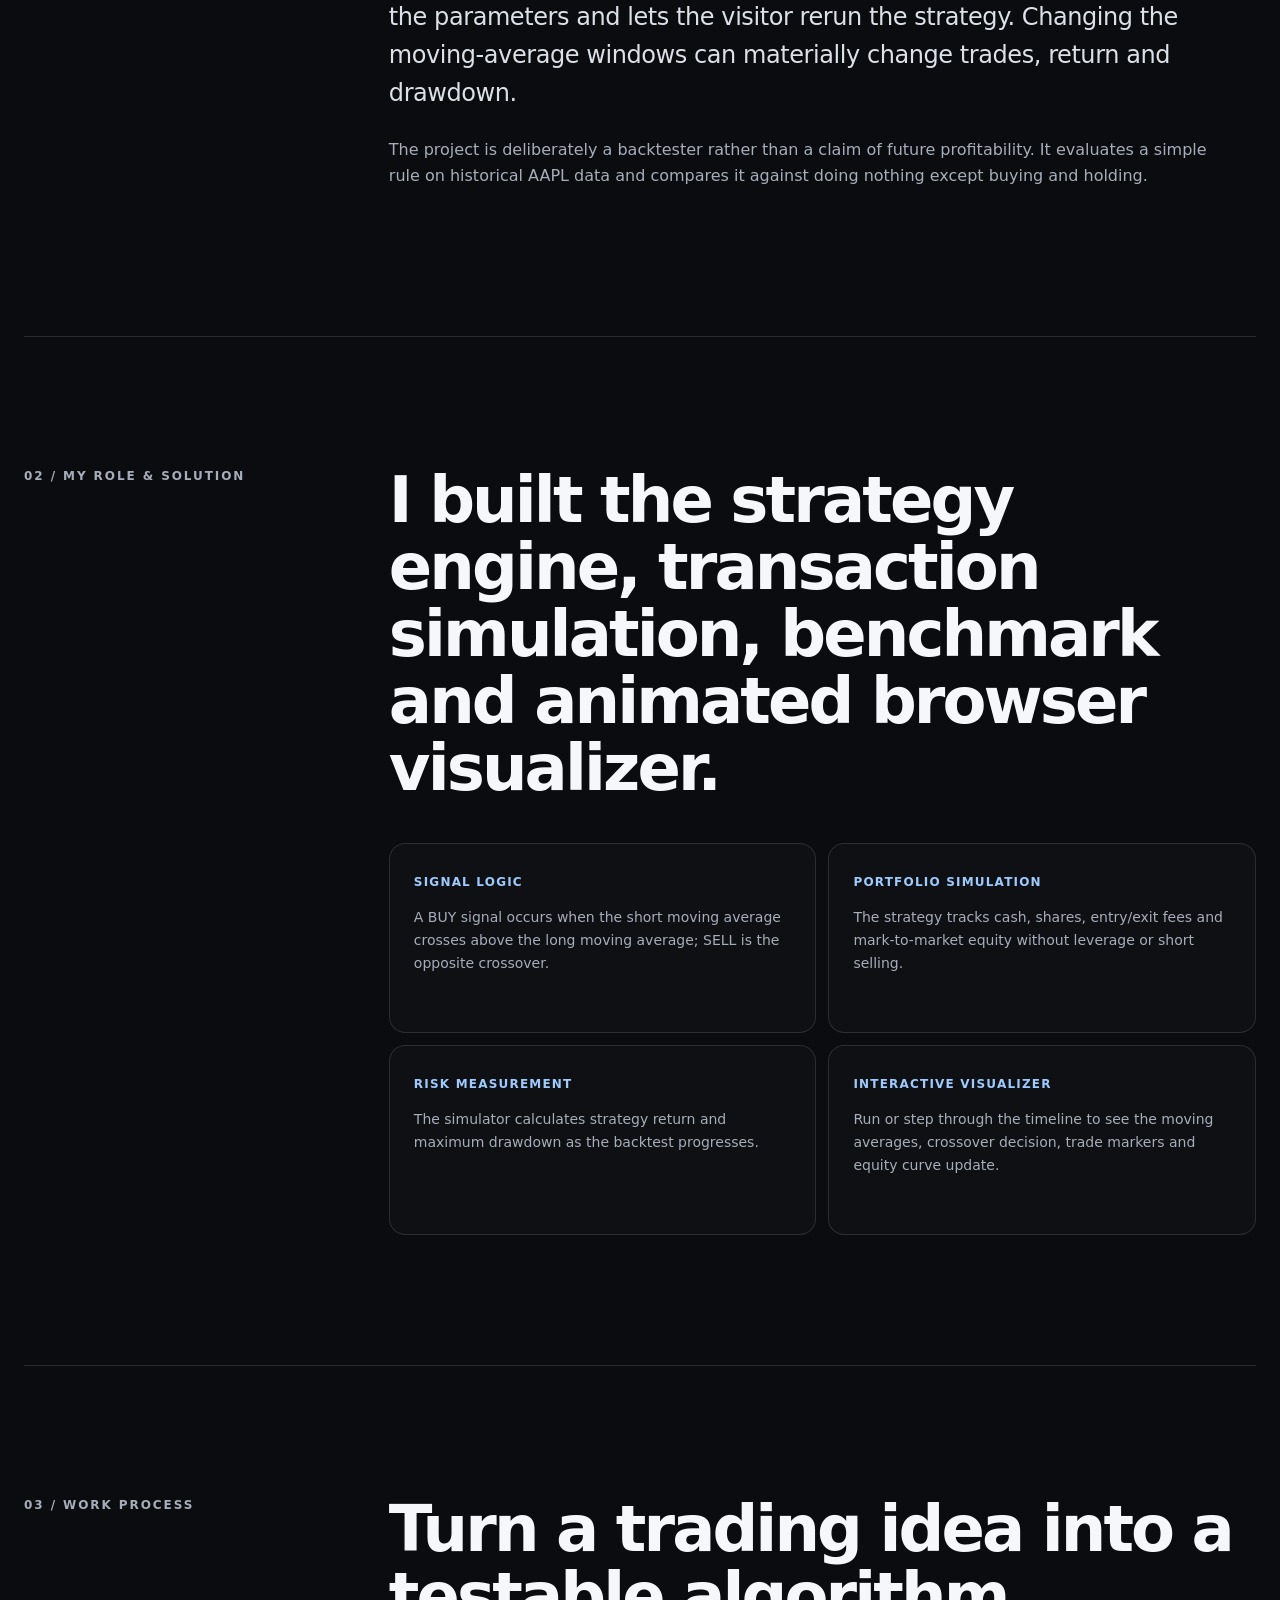
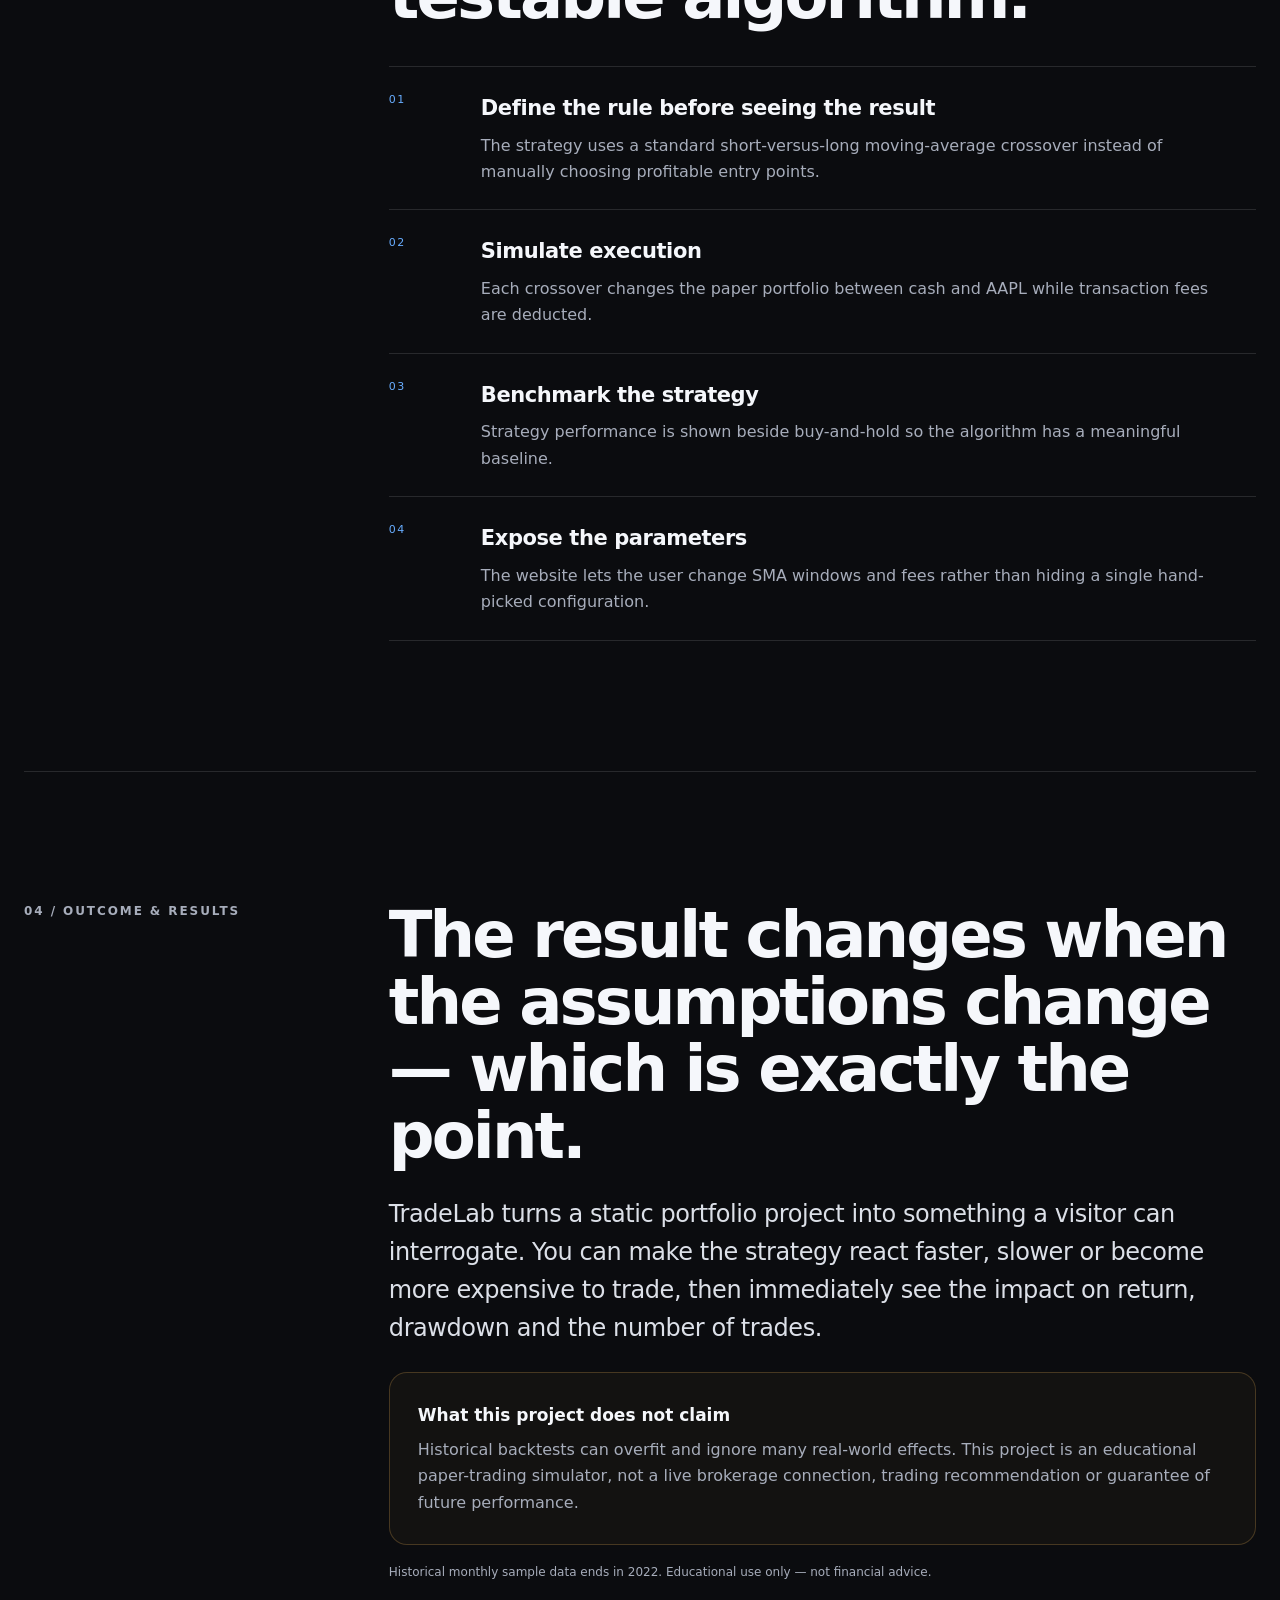
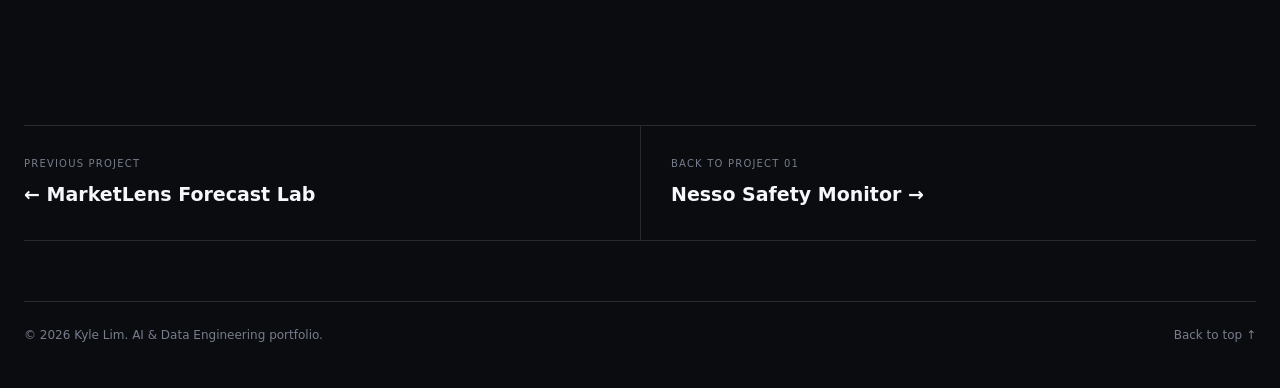
<file: tradelab.html>
<!doctype html>
<html lang="en"><head><meta charset="utf-8"><meta name="viewport" content="width=device-width, initial-scale=1"><meta name="description" content="TradeLab interactive trading-strategy backtester by Kyle Lim."><meta name="theme-color" content="#0b0c0f"><title>TradeLab Interactive Backtester — Kyle Lim</title><link rel="icon" href="favicon.svg" type="image/svg+xml"><link rel="stylesheet" href="styles.css"><script src="profile-config.js" defer></script><script src="script.js" defer></script><script src="tradelab.js" defer></script></head><body><a class="skip-link" href="#main">Skip to content</a><div class="noise" aria-hidden="true"></div>
<header class="site-header" data-header><a class="brand" href="index.html"><span class="brand-mark">KL</span><span class="brand-name">Kyle Lim</span></a><button class="menu-toggle" type="button" aria-label="Open navigation" aria-expanded="false" data-menu-toggle><span></span><span></span></button><nav class="site-nav" data-nav><a href="index.html#about">About</a><a href="index.html#skills">Skills</a><a href="index.html#projects">Projects</a><a href="index.html#contact">Contact</a></nav></header>
<main id="main"><section class="case-hero section-shell"><div class="case-breadcrumb reveal"><a href="index.html#projects">Projects</a><span>/</span><span>03</span></div><div class="case-hero-grid"><div class="reveal"><div class="eyebrow">PERSONAL PROJECT · ALGORITHMIC TRADING · 2026</div><h1>TradeLab — Interactive Strategy Backtester</h1><p class="case-deck">A paper-trading simulator where you choose moving-average windows, starting capital and fees, then watch a crossover algorithm step through AAPL history and generate BUY, SELL and HOLD decisions.</p><div class="case-tags"><span>Trading Algorithms</span><span>Backtesting</span><span>Python</span><span>JavaScript</span><span>Time Series</span></div></div><div class="case-hero-visual reveal reveal-delay"><div class="mini-market-preview" aria-label="Decorative preview of a trading strategy chart"><div class="mini-market-top"><span>AAPL strategy replay</span><span>BUY / SELL</span></div><svg viewBox="0 0 560 310" role="img" aria-label="Stylized trading backtest preview"><path class="mini-grid" d="M40 40H530M40 95H530M40 150H530M40 205H530M40 260H530M40 40V270M160 40V270M280 40V270M400 40V270M520 40V270"/><path class="mini-price" d="M45 235 C90 220 105 250 145 205 S220 170 255 188 S330 125 365 140 S440 75 515 92"/><path class="mini-sma" d="M45 245 C110 230 130 220 175 210 S260 180 310 160 S390 120 515 108"/><circle class="mini-buy" cx="255" cy="188" r="8"/><circle class="mini-sell" cx="365" cy="140" r="8"/></svg><div class="mini-market-foot"><span>Short SMA</span><span>Long SMA</span><span>Equity</span></div></div></div></div><div class="case-facts reveal"><div><span>Strategy</span><strong>SMA crossover</strong></div><div><span>Execution</span><strong>Long-only paper trades</strong></div><div><span>Benchmark</span><strong>Buy &amp; hold</strong></div><div><span>Interaction</span><strong>Tune · Run · Step</strong></div></div></section>

<section class="interactive-section section-shell"><div class="section-heading reveal"><div class="section-kicker">LIVE BACKTEST</div><h2>Tune the algorithm and watch every trading decision happen.</h2><p>This is the part designed to feel like an algorithm visualizer: the cursor moves through history, moving averages update, crossover signals trigger trades and portfolio equity changes in real time.</p></div><div class="interactive-lab reveal" id="trade-lab"><div class="lab-toolbar lab-toolbar-grid"><div class="lab-control-group"><label for="short-window">Short SMA <strong id="short-window-value">3</strong> months</label><input id="short-window" type="range" min="2" max="8" value="3"></div><div class="lab-control-group"><label for="long-window">Long SMA <strong id="long-window-value">10</strong> months</label><input id="long-window" type="range" min="6" max="24" value="10"></div><div class="lab-control-group"><label for="trade-capital">Starting capital</label><select id="trade-capital"><option value="5000">$5,000</option><option value="10000" selected>$10,000</option><option value="25000">$25,000</option></select></div><div class="lab-control-group"><label for="trade-fee">Transaction fee</label><select id="trade-fee"><option value="0">0%</option><option value="0.001" selected>0.10%</option><option value="0.0025">0.25%</option><option value="0.005">0.50%</option></select></div></div><div class="lab-actions lab-actions-row"><button class="lab-button lab-button-primary" type="button" id="trade-run">▶ Run backtest</button><button class="lab-button" type="button" id="trade-step">Step one month</button><button class="lab-button" type="button" id="trade-reset">Reset</button></div><div class="lab-status" id="trade-status" aria-live="polite">Loading monthly AAPL history…</div><div class="lab-metrics lab-metrics-six"><div><span>Date</span><strong id="trade-date">—</strong></div><div><span>Decision</span><strong id="trade-action">—</strong></div><div><span>Portfolio</span><strong id="trade-equity">—</strong></div><div><span>Strategy return</span><strong id="trade-return">—</strong></div><div><span>Buy &amp; hold</span><strong id="trade-benchmark">—</strong></div><div><span>Trades</span><strong id="trade-count">0</strong></div></div><div class="lab-canvas-wrap"><canvas id="trade-chart" class="lab-canvas" aria-label="Interactive AAPL trading strategy chart with moving averages and trade signals"></canvas><div class="chart-legend"><span><i class="legend-dot legend-actual"></i>AAPL</span><span><i class="legend-dot legend-short"></i>Short SMA</span><span><i class="legend-dot legend-long"></i>Long SMA</span><span><i class="legend-dot legend-buy"></i>BUY</span><span><i class="legend-dot legend-sell"></i>SELL</span></div></div><div class="equity-panel"><div class="equity-panel-head"><span>Portfolio equity</span><strong id="trade-drawdown">Max drawdown —</strong></div><canvas id="equity-chart" class="lab-canvas lab-canvas-small" aria-label="Interactive strategy equity curve"></canvas></div></div></section>

<section class="case-section section-shell"><div class="case-label reveal">01 / PROJECT SCOPE &amp; PROBLEM</div><div class="case-copy reveal"><h2>How does a trading rule behave when you test it across the full market history?</h2><p class="large-copy">Instead of showing a single profitable-looking chart, TradeLab exposes the parameters and lets the visitor rerun the strategy. Changing the moving-average windows can materially change trades, return and drawdown.</p><p>The project is deliberately a backtester rather than a claim of future profitability. It evaluates a simple rule on historical AAPL data and compares it against doing nothing except buying and holding.</p></div></section>
<section class="case-section section-shell"><div class="case-label reveal">02 / MY ROLE &amp; SOLUTION</div><div class="case-copy reveal"><h2>I built the strategy engine, transaction simulation, benchmark and animated browser visualizer.</h2><div class="role-grid"><article><span>Signal logic</span><p>A BUY signal occurs when the short moving average crosses above the long moving average; SELL is the opposite crossover.</p></article><article><span>Portfolio simulation</span><p>The strategy tracks cash, shares, entry/exit fees and mark-to-market equity without leverage or short selling.</p></article><article><span>Risk measurement</span><p>The simulator calculates strategy return and maximum drawdown as the backtest progresses.</p></article><article><span>Interactive visualizer</span><p>Run or step through the timeline to see the moving averages, crossover decision, trade markers and equity curve update.</p></article></div></div></section>
<section class="case-section section-shell"><div class="case-label reveal">03 / WORK PROCESS</div><div class="case-copy reveal"><h2>Turn a trading idea into a testable algorithm.</h2><div class="process-list"><div class="process-step"><span>01</span><div><h3>Define the rule before seeing the result</h3><p>The strategy uses a standard short-versus-long moving-average crossover instead of manually choosing profitable entry points.</p></div></div><div class="process-step"><span>02</span><div><h3>Simulate execution</h3><p>Each crossover changes the paper portfolio between cash and AAPL while transaction fees are deducted.</p></div></div><div class="process-step"><span>03</span><div><h3>Benchmark the strategy</h3><p>Strategy performance is shown beside buy-and-hold so the algorithm has a meaningful baseline.</p></div></div><div class="process-step"><span>04</span><div><h3>Expose the parameters</h3><p>The website lets the user change SMA windows and fees rather than hiding a single hand-picked configuration.</p></div></div></div></div></section>
<section class="case-section section-shell"><div class="case-label reveal">04 / OUTCOME &amp; RESULTS</div><div class="case-copy reveal"><h2>The result changes when the assumptions change — which is exactly the point.</h2><p class="large-copy">TradeLab turns a static portfolio project into something a visitor can interrogate. You can make the strategy react faster, slower or become more expensive to trade, then immediately see the impact on return, drawdown and the number of trades.</p><div class="limitations"><h3>What this project does not claim</h3><p>Historical backtests can overfit and ignore many real-world effects. This project is an educational paper-trading simulator, not a live brokerage connection, trading recommendation or guarantee of future performance.</p></div><p class="source-note">Historical monthly sample data ends in 2022. Educational use only — not financial advice.</p></div></section>
<nav class="next-project section-shell"><a href="stocks.html"><span>Previous project</span><strong>← MarketLens Forecast Lab</strong></a><a href="nesso.html"><span>Back to project 01</span><strong>Nesso Safety Monitor →</strong></a></nav></main><footer class="site-footer section-shell"><p>© 2026 Kyle Lim. AI &amp; Data Engineering portfolio.</p><a href="#main">Back to top ↑</a></footer></body></html>
</file>
<file: styles.css>
:root {
  --bg: #0b0c0f;
  --bg-soft: #111318;
  --panel: #151820;
  --panel-2: #1a1e27;
  --text: #f5f7fb;
  --muted: #a7adbb;
  --muted-2: #767d8d;
  --line: rgba(255,255,255,.12);
  --line-strong: rgba(255,255,255,.22);
  --accent: #68adff;
  --accent-2: #9ecbff;
  --max: 1240px;
  --radius: 22px;
  --header-h: 78px;
}
* { box-sizing: border-box; }
html { scroll-behavior: smooth; }
body {
  margin: 0;
  color: var(--text);
  background:
    radial-gradient(circle at 80% 5%, rgba(72,126,255,.10), transparent 28rem),
    radial-gradient(circle at 10% 35%, rgba(73,162,255,.05), transparent 32rem),
    var(--bg);
  font-family: Inter, ui-sans-serif, system-ui, -apple-system, BlinkMacSystemFont, "Segoe UI", sans-serif;
  font-size: 16px;
  line-height: 1.65;
  text-rendering: optimizeLegibility;
}
a { color: inherit; text-decoration: none; }
img, video { display: block; max-width: 100%; }
button { font: inherit; }
::selection { background: var(--accent); color: #07101a; }
.noise { position: fixed; inset: 0; pointer-events: none; z-index: 99; opacity: .025; background-image: url("data:image/svg+xml,%3Csvg viewBox='0 0 180 180' xmlns='http://www.w3.org/2000/svg'%3E%3Cfilter id='n'%3E%3CfeTurbulence type='fractalNoise' baseFrequency='.9' numOctaves='4' stitchTiles='stitch'/%3E%3C/filter%3E%3Crect width='100%25' height='100%25' filter='url(%23n)' opacity='.7'/%3E%3C/svg%3E"); }
.skip-link { position: fixed; top: 10px; left: 10px; z-index: 200; padding: 10px 14px; color: #000; background: #fff; transform: translateY(-150%); transition: transform .2s ease; border-radius: 8px; }
.skip-link:focus { transform: translateY(0); }
.section-shell { width: min(calc(100% - 48px), var(--max)); margin-inline: auto; }
.site-header { position: sticky; top: 0; z-index: 80; height: var(--header-h); display: flex; align-items: center; justify-content: space-between; width: min(calc(100% - 48px), var(--max)); margin-inline: auto; transition: background .25s ease, border-color .25s ease, backdrop-filter .25s ease; }
.site-header.scrolled { background: rgba(11,12,15,.78); border-bottom: 1px solid var(--line); backdrop-filter: blur(18px); width: 100%; padding-inline: max(24px, calc((100vw - var(--max))/2)); }
.brand { display: inline-flex; align-items: center; gap: 12px; font-weight: 760; letter-spacing: -.02em; }
.brand-mark { display: grid; place-items: center; width: 38px; height: 38px; border: 1px solid var(--line-strong); border-radius: 12px; font-size: 13px; letter-spacing: .08em; }
.brand-name { font-size: 15px; }
.site-nav { display: flex; align-items: center; gap: 28px; color: var(--muted); font-size: 14px; }
.site-nav a { position: relative; transition: color .2s ease; }
.site-nav a::after { content: ""; position: absolute; left: 0; right: 100%; bottom: -6px; height: 1px; background: var(--text); transition: right .2s ease; }
.site-nav a:hover, .site-nav a:focus-visible { color: var(--text); }
.site-nav a:hover::after, .site-nav a:focus-visible::after { right: 0; }
.menu-toggle { display: none; width: 42px; height: 42px; border: 1px solid var(--line); border-radius: 12px; background: transparent; color: #fff; padding: 12px; }
.menu-toggle span { display: block; height: 1px; background: currentColor; margin: 5px 0; }
.hero { position: relative; min-height: calc(100vh - var(--header-h)); display: grid; grid-template-columns: 1.15fr .65fr; gap: clamp(48px, 7vw, 110px); align-items: center; padding: 90px 0 120px; overflow: hidden; }
.hero-grid { position: absolute; width: 680px; height: 680px; right: -210px; top: 5%; opacity: .16; background-image: linear-gradient(var(--line) 1px, transparent 1px), linear-gradient(90deg, var(--line) 1px, transparent 1px); background-size: 42px 42px; mask-image: radial-gradient(circle, #000 0%, transparent 70%); pointer-events: none; }
.eyebrow, .section-kicker, .case-label { font-size: 12px; text-transform: uppercase; letter-spacing: .16em; color: var(--muted); font-weight: 730; }
.status-dot { display: inline-block; width: 7px; height: 7px; background: var(--accent); border-radius: 50%; margin-right: 8px; box-shadow: 0 0 18px rgba(104,173,255,.7); }
.hero h1, .case-hero h1, .placeholder-page h1 { margin: 20px 0 24px; font-size: clamp(54px, 7.2vw, 104px); line-height: .96; letter-spacing: -.062em; max-width: 950px; }
.text-accent { color: var(--accent-2); }
.hero-lede, .case-deck { max-width: 740px; font-size: clamp(18px, 2vw, 23px); line-height: 1.55; color: #cbd0da; letter-spacing: -.015em; }
.hero-lede strong { color: #fff; }
.hero-actions { display: flex; flex-wrap: wrap; gap: 12px; margin-top: 34px; }
.button { display: inline-flex; gap: 12px; align-items: center; justify-content: center; padding: 13px 18px; border-radius: 12px; border: 1px solid var(--line); font-size: 14px; font-weight: 700; transition: transform .2s ease, border-color .2s ease, background .2s ease; }
.button:hover { transform: translateY(-2px); }
.button-primary { background: #f7f8fa; color: #0a0c10; border-color: #f7f8fa; }
.button-ghost:hover { border-color: var(--line-strong); background: rgba(255,255,255,.04); }
.profile-link.is-placeholder { opacity: .55; cursor: not-allowed; }
.profile-link.is-placeholder::after { content: " · add link"; font-size: 10px; color: var(--muted-2); }
.hero-proof { display: flex; flex-wrap: wrap; gap: 8px; margin-top: 42px; }
.hero-proof span, .project-tags span, .case-tags span { padding: 7px 10px; border: 1px solid var(--line); border-radius: 999px; font-size: 11px; letter-spacing: .02em; color: var(--muted); background: rgba(255,255,255,.018); }
.portrait-card { align-self: stretch; max-height: 610px; min-height: 500px; background: linear-gradient(145deg, rgba(255,255,255,.06), rgba(255,255,255,.015)); border: 1px solid var(--line); border-radius: 28px; overflow: hidden; display: grid; grid-template-rows: 1fr auto; box-shadow: 0 35px 80px rgba(0,0,0,.28); }
.portrait-placeholder { display: grid; place-items: end start; position: relative; min-height: 430px; padding: 30px; background: radial-gradient(circle at 50% 40%, rgba(104,173,255,.13), transparent 32%), linear-gradient(135deg,#171a21,#0f1116); }
.portrait-crosshair { position: absolute; inset: 14%; border: 1px dashed rgba(255,255,255,.17); border-radius: 50% 50% 42% 42%; }
.portrait-crosshair::before, .portrait-crosshair::after { content:""; position:absolute; background:rgba(255,255,255,.13); }
.portrait-crosshair::before { width:1px; top:-14%; bottom:-14%; left:50%; }
.portrait-crosshair::after { height:1px; left:-14%; right:-14%; top:50%; }
.portrait-placeholder p { position: relative; z-index: 1; margin: 0; font-size: 13px; color: var(--muted); }
.portrait-placeholder strong { color: #fff; font-size: 16px; }
.portrait-meta { display: flex; justify-content: space-between; gap: 20px; padding: 18px 20px; border-top: 1px solid var(--line); font-size: 12px; color: var(--muted); }
.split-section { display: grid; grid-template-columns: .34fr 1fr; gap: 70px; padding: 130px 0; border-top: 1px solid var(--line); }
.section-content { max-width: 900px; }
.section-content h2, .section-heading h2, .architecture-section h2, .case-copy h2, .contact-copy h2, .todo-box h2 { margin: 0 0 26px; font-size: clamp(36px, 5vw, 68px); line-height: 1.05; letter-spacing: -.045em; }
.section-content p, .section-heading p, .case-copy > p, .contact-copy p { color: var(--muted); max-width: 820px; }
.large-copy { color: #dce0e8 !important; font-size: clamp(19px, 2vw, 24px); line-height: 1.58; letter-spacing: -.018em; }
.about-cards { display: grid; grid-template-columns: repeat(2, minmax(0,1fr)); gap: 12px; margin-top: 40px; }
.mini-card { padding: 22px; border: 1px solid var(--line); border-radius: 16px; background: rgba(255,255,255,.018); }
.mini-card strong { display: block; margin-top: 7px; font-size: 16px; line-height: 1.35; }
.mini-label { color: var(--muted-2); text-transform: uppercase; letter-spacing: .12em; font-size: 10px; }
.skills-section { padding: 120px 0; border-top: 1px solid var(--line); }
.skills-grid { display: grid; grid-template-columns: repeat(auto-fit,minmax(220px,1fr)); gap: 12px; margin-top: 34px; }
.skill-card { min-height: 270px; padding: 24px; border: 1px solid var(--line); border-radius: 18px; background: linear-gradient(150deg,rgba(255,255,255,.035),rgba(255,255,255,.01)); display: flex; flex-direction: column; }
.skill-index { font-size: 11px; color: var(--accent); letter-spacing: .14em; }
.skill-card h3 { margin: auto 0 12px; font-size: 22px; letter-spacing: -.025em; }
.skill-card p { margin: 0; color: var(--muted); font-size: 14px; }
.projects-section { padding: 130px 0; border-top: 1px solid var(--line); }
.section-heading { max-width: 850px; margin-bottom: 56px; }
.section-heading .section-kicker { margin-bottom: 18px; }
.project-card { border: 1px solid var(--line); border-radius: 24px; overflow: hidden; background: rgba(255,255,255,.018); }
.project-card-featured { display: grid; grid-template-columns: 1.05fr .95fr; min-height: 520px; }
.project-media { position: relative; min-height: 390px; overflow: hidden; background: radial-gradient(circle at 50% 45%,rgba(104,173,255,.14),transparent 45%), #111319; }
.project-media img { width: 100%; height: 100%; object-fit: contain; padding: 12px; transition: transform .7s cubic-bezier(.2,.7,.2,1), filter .5s ease; }
.project-card-featured .project-media img { object-fit: contain; padding: 7%; }
.project-media-overlay { position: absolute; inset: 0; background: linear-gradient(to top,rgba(0,0,0,.3),transparent 40%); pointer-events:none; }
.project-media:hover img { transform: scale(1.035); }
.project-number { position: absolute; top: 18px; left: 18px; width: 44px; height: 44px; display: grid; place-items: center; border-radius: 12px; border: 1px solid rgba(255,255,255,.2); background: rgba(5,7,10,.55); backdrop-filter: blur(10px); font-size: 12px; }
.project-info { padding: clamp(28px,4vw,54px); display: flex; flex-direction: column; align-items: flex-start; }
.project-tags, .case-tags { display: flex; flex-wrap: wrap; gap: 7px; }
.project-info h3 { margin: 22px 0 16px; font-size: clamp(28px,3vw,44px); line-height: 1.05; letter-spacing: -.045em; }
.project-info p { color: var(--muted); max-width: 560px; }
.project-role { margin-top: auto; padding-top: 28px; display: grid; gap: 4px; }
.project-role span { color: var(--muted-2); font-size: 11px; text-transform: uppercase; letter-spacing: .1em; }
.project-role strong { font-size: 14px; }
.text-link { margin-top: 24px; font-size: 14px; font-weight: 750; border-bottom: 1px solid var(--line-strong); padding-bottom: 4px; }
.project-grid-two { display: grid; grid-template-columns: repeat(2,minmax(0,1fr)); gap: 14px; margin-top: 14px; }
.project-card-compact .project-media { height: 310px; min-height: 0; }
.cloud-media img { object-fit: contain; object-position: center; padding: 10px; }
.project-placeholder { border-style: dashed; }
.placeholder-media { display: grid; place-items: center; background: linear-gradient(135deg,#11141a,#161a23); }
.placeholder-symbol, .placeholder-big { font-size: clamp(80px,12vw,190px); line-height: 1; font-weight: 820; letter-spacing: -.08em; color: rgba(255,255,255,.045); }
.statement-section { padding: 140px 0; border-top: 1px solid var(--line); border-bottom: 1px solid var(--line); }
.statement-label { color: var(--accent); font-size: 11px; letter-spacing: .16em; font-weight: 760; }
.statement-section blockquote { margin: 18px 0 0; max-width: 1050px; font-size: clamp(36px,5.5vw,74px); line-height: 1.05; letter-spacing: -.05em; }
.contact-section { display: grid; grid-template-columns: 1fr 1fr; gap: 80px; padding: 130px 0; }
.contact-links { border-top: 1px solid var(--line); }
.contact-link { display: flex; justify-content: space-between; align-items: center; border-bottom: 1px solid var(--line); padding: 22px 2px; font-size: 22px; transition: padding .2s ease, color .2s ease; }
.contact-link:hover { padding-left: 10px; color: var(--accent-2); }
.site-footer { padding: 24px 0 42px; border-top: 1px solid var(--line); display: flex; justify-content: space-between; gap: 20px; color: var(--muted-2); font-size: 12px; }
.site-footer p { margin: 0; }
/* case studies */
.case-hero { padding: 70px 0 90px; }
.case-breadcrumb { display:flex; gap:10px; color:var(--muted-2); font-size:12px; margin-bottom: 60px; }
.case-breadcrumb a:hover { color:var(--text); }
.case-hero-grid { display:grid; grid-template-columns:1.06fr .7fr; gap:70px; align-items:center; }
.case-hero h1 { font-size: clamp(52px,7vw,96px); }
.case-hero-visual { min-height: 430px; border:1px solid var(--line); border-radius:28px; background:radial-gradient(circle at 50% 45%,rgba(104,173,255,.14),transparent 45%),#111319; display:grid; place-items:center; overflow:hidden; }
.case-hero-visual img { width:80%; height:80%; object-fit:contain; }
.case-hero-browser img { width:100%; height:100%; object-fit:contain; padding:10px; background:#0f1218; }
.case-facts { display:grid; grid-template-columns:repeat(4,minmax(0,1fr)); border-top:1px solid var(--line); border-bottom:1px solid var(--line); margin-top:70px; }
.case-facts div { padding:22px 18px 22px 0; }
.case-facts div + div { border-left:1px solid var(--line); padding-left:22px; }
.case-facts span { display:block; color:var(--muted-2); font-size:10px; letter-spacing:.12em; text-transform:uppercase; margin-bottom:7px; }
.case-facts strong { font-size:14px; }
.case-section { display:grid; grid-template-columns:.34fr 1fr; gap:70px; padding:130px 0; border-top:1px solid var(--line); }
.case-copy { max-width:900px; }
.role-grid, .outcome-grid { display:grid; grid-template-columns:repeat(2,minmax(0,1fr)); gap:12px; margin-top:40px; }
.role-grid article, .outcome-grid article { padding:24px; min-height:190px; border:1px solid var(--line); border-radius:16px; background:rgba(255,255,255,.018); }
.role-grid article span { color:var(--accent-2); font-size:12px; text-transform:uppercase; letter-spacing:.1em; font-weight:700; }
.role-grid p, .outcome-grid p { color:var(--muted); font-size:14px; margin:12px 0 0; }
.architecture-section { padding:110px 0; border-top:1px solid var(--line); }
.architecture-section h2 { margin-top:16px; max-width:800px; }
.pipeline { display:grid; grid-template-columns:1fr auto 1fr auto 1.15fr auto 1.25fr auto 1fr; gap:9px; align-items:stretch; margin-top:48px; }
.pipeline-node { min-height:155px; padding:20px; border:1px solid var(--line); border-radius:16px; display:flex; flex-direction:column; background:linear-gradient(145deg,rgba(255,255,255,.035),rgba(255,255,255,.012)); }
.node-no { color:var(--accent); font-size:10px; letter-spacing:.12em; }
.pipeline-node strong { margin-top:auto; font-size:17px; }
.pipeline-node small { color:var(--muted); font-size:11px; margin-top:5px; line-height:1.4; }
.pipeline-arrow { display:grid; place-items:center; color:var(--muted-2); }
.process-list { margin-top:36px; border-top:1px solid var(--line); }
.process-step { display:grid; grid-template-columns:72px 1fr; gap:20px; padding:24px 0; border-bottom:1px solid var(--line); }
.process-step > span { color:var(--accent); font-size:11px; letter-spacing:.12em; }
.process-step h3 { margin:0 0 7px; font-size:21px; letter-spacing:-.02em; }
.process-step p { margin:0; color:var(--muted); max-width:740px; }
.media-section { padding:120px 0; border-top:1px solid var(--line); }
.media-grid { display:grid; grid-template-columns:repeat(2,minmax(0,1fr)); gap:12px; }
.media-card { margin:0; border:1px solid var(--line); border-radius:18px; overflow:hidden; background:#111319; cursor:default; }
.media-card img { width:100%; height:auto; max-height:none; object-fit:contain; padding:8px; background:#0f1218; }
.media-card-wide { grid-column:span 2; }
.media-card-wide img { aspect-ratio:auto; object-fit:contain; }
.media-card-architecture img { aspect-ratio:auto; max-height:none; object-fit:contain; background:#0f1218; }
.media-card figcaption { display:grid; gap:4px; padding:16px 18px; border-top:1px solid var(--line); }
.media-card figcaption strong { font-size:13px; }
.media-card figcaption span { color:var(--muted); font-size:12px; }
.video-card { margin-top:12px; display:grid; grid-template-columns:1.55fr .45fr; border:1px solid var(--line); border-radius:18px; overflow:hidden; background:#111319; }
.video-card video { width:100%; height:100%; max-height:620px; background:#050506; }
.video-caption { padding:26px; border-left:1px solid var(--line); align-self:stretch; }
.video-caption span { color:var(--accent-2); font-size:12px; font-weight:700; text-transform:uppercase; letter-spacing:.1em; }
.video-caption p { color:var(--muted); font-size:14px; }
.outcome-grid { grid-template-columns:repeat(3,minmax(0,1fr)); }
.outcome-icon { display:grid; place-items:center; width:28px; height:28px; border-radius:50%; background:rgba(104,173,255,.12); color:var(--accent-2); margin-bottom:26px; }
.outcome-grid strong { display:block; font-size:16px; }
.limitations { margin-top:22px; padding:28px; border:1px solid rgba(255,193,92,.22); background:rgba(255,193,92,.035); border-radius:18px; }
.limitations h3 { margin:0 0 8px; font-size:17px; }
.limitations p { margin:0; color:var(--muted); }
.next-project { display:grid; grid-template-columns:1fr 1fr; border-top:1px solid var(--line); border-bottom:1px solid var(--line); margin-bottom:60px; }
.next-project a { padding:30px 0; display:flex; flex-direction:column; gap:6px; }
.next-project a + a { border-left:1px solid var(--line); padding-left:30px; }
.next-project span { color:var(--muted-2); font-size:10px; text-transform:uppercase; letter-spacing:.12em; }
.next-project strong { font-size:19px; }
.lightbox { position:fixed; inset:0; z-index:150; background:rgba(0,0,0,.9); display:none; place-items:center; padding:60px; }
.lightbox.open { display:grid; }
.lightbox img { max-width:min(1400px,95vw); max-height:85vh; border-radius:10px; box-shadow:0 25px 90px rgba(0,0,0,.55); }
.lightbox button { position:absolute; top:22px; right:28px; width:46px; height:46px; border:1px solid var(--line-strong); color:#fff; background:rgba(255,255,255,.05); border-radius:50%; font-size:28px; cursor:pointer; }
.placeholder-page { padding:70px 0 120px; }
.placeholder-page-grid { display:grid; grid-template-columns:1fr .35fr; gap:60px; align-items:center; min-height:530px; }
.todo-box { max-width:920px; padding-top:70px; border-top:1px solid var(--line); }
.todo-box ol { list-style:none; padding:0; margin:35px 0 0; counter-reset:todo; }
.todo-box li { counter-increment:todo; display:grid; grid-template-columns:280px 1fr; gap:30px; padding:22px 0; border-top:1px solid var(--line); }
.todo-box li::before { content:"0" counter(todo); color:var(--accent); font-size:11px; letter-spacing:.12em; grid-column:1; }
.todo-box li strong { grid-column:1; }
.todo-box li span { grid-column:2; grid-row:1 / span 2; color:var(--muted); }
.submission-warning { max-width:920px; margin-top:40px; padding:18px 20px; border:1px solid rgba(255,193,92,.25); border-radius:14px; color:#d8c39f; background:rgba(255,193,92,.04); }
/* reveal */
.reveal { opacity:0; transform:translateY(18px); transition:opacity .75s ease, transform .75s cubic-bezier(.2,.7,.2,1); }
.reveal.visible { opacity:1; transform:none; }
.reveal-delay { transition-delay:.12s; }
.reveal-delay-1 { transition-delay:.08s; }.reveal-delay-2 { transition-delay:.16s; }.reveal-delay-3 { transition-delay:.24s; }
@media (max-width: 980px) {
  .hero, .case-hero-grid { grid-template-columns:1fr; }
  .hero { padding-top:70px; }
  .portrait-card { min-height:420px; max-height:none; }
  .portrait-placeholder { min-height:350px; }
  .skills-grid { grid-template-columns:repeat(2,1fr); }
  .project-card-featured { grid-template-columns:1fr; }
  .project-card-featured .project-media { min-height:410px; }
  .project-grid-two { grid-template-columns:1fr; }
  .case-facts { grid-template-columns:repeat(2,1fr); }
  .case-facts div:nth-child(3) { border-left:0; border-top:1px solid var(--line); }
  .case-facts div:nth-child(4) { border-top:1px solid var(--line); }
  .pipeline { grid-template-columns:1fr; }
  .pipeline-arrow { transform:rotate(90deg); min-height:20px; }
  .video-card { grid-template-columns:1fr; }
  .video-caption { border-left:0; border-top:1px solid var(--line); }
  .outcome-grid { grid-template-columns:1fr; }
  .placeholder-page-grid { grid-template-columns:1fr; }
  .placeholder-big { display:none; }
}
@media (max-width: 720px) {
  .section-shell, .site-header { width:min(calc(100% - 30px),var(--max)); }
  .site-header.scrolled { padding-inline:15px; }
  .menu-toggle { display:block; }
  .brand-name { display:none; }
  .hero { min-height:auto; padding:70px 0 90px; }
  .hero h1, .case-hero h1, .placeholder-page h1 { font-size:clamp(46px,14vw,70px); }
  .split-section, .case-section, .contact-section { grid-template-columns:1fr; gap:28px; padding:90px 0; }
  .about-cards, .skills-grid, .role-grid, .media-grid { grid-template-columns:1fr; }
  .skill-card { min-height:220px; }
  .media-card-wide { grid-column:auto; }
  .media-card-wide img { aspect-ratio:16/10; }
  .project-card-compact .project-media { height:270px; }
  .statement-section { padding:100px 0; }
  .case-breadcrumb { margin-bottom:35px; }
  .case-hero { padding:40px 0 70px; }
  .case-hero-visual { min-height:320px; }
  .case-facts { grid-template-columns:1fr; }
  .case-facts div + div, .case-facts div:nth-child(3) { border-left:0; border-top:1px solid var(--line); padding-left:0; }
  .process-step { grid-template-columns:42px 1fr; }
  .next-project { grid-template-columns:1fr; }
  .next-project a + a { border-left:0; border-top:1px solid var(--line); padding-left:0; }
  .todo-box li { grid-template-columns:1fr; gap:8px; }
  .todo-box li::before, .todo-box li strong, .todo-box li span { grid-column:1; grid-row:auto; }
  .lightbox { padding:18px; }
  .site-footer { flex-direction:column; }
}
@media (prefers-reduced-motion: reduce) {
  html { scroll-behavior:auto; }
  *, *::before, *::after { animation-duration:.01ms !important; animation-iteration-count:1 !important; transition-duration:.01ms !important; }
  .reveal { opacity:1; transform:none; }
}

.metric-strip { display:grid; grid-template-columns:repeat(3,minmax(0,1fr)); gap:12px; margin-top:36px; }
.metric-card { padding:22px; border:1px solid var(--line); border-radius:16px; background:rgba(255,255,255,.018); }
.metric-card span { display:block; color:var(--muted-2); font-size:10px; text-transform:uppercase; letter-spacing:.12em; }
.metric-card strong { display:block; margin-top:8px; font-size:28px; letter-spacing:-.03em; }
.source-note { margin-top:18px; color:var(--muted-2); font-size:12px; }
@media(max-width:720px){.metric-strip{grid-template-columns:1fr;}}


/* Interactive market projects */
.interactive-section { padding: 120px 0; border-top: 1px solid var(--line); }
.interactive-lab { border:1px solid var(--line); border-radius:22px; background:linear-gradient(145deg,rgba(255,255,255,.035),rgba(255,255,255,.012)); overflow:hidden; }
.lab-toolbar { display:flex; flex-wrap:wrap; gap:14px; align-items:end; padding:20px; border-bottom:1px solid var(--line); background:rgba(0,0,0,.12); }
.lab-toolbar-grid { display:grid; grid-template-columns:repeat(4,minmax(0,1fr)); align-items:end; }
.lab-control-group { min-width:150px; display:grid; gap:7px; flex:1; }
.lab-control-group label { color:var(--muted); font-size:11px; text-transform:uppercase; letter-spacing:.08em; }
.lab-control-group label strong { color:var(--text); }
.lab-control-group select { width:100%; background:#10131a; color:var(--text); border:1px solid var(--line); border-radius:10px; padding:10px 12px; }
.lab-control-group input[type="range"] { width:100%; accent-color:var(--accent); }
.lab-actions { display:flex; gap:8px; flex-wrap:wrap; margin-left:auto; }
.lab-actions-row { padding:16px 20px 0; }
.lab-button { border:1px solid var(--line); background:rgba(255,255,255,.025); color:var(--text); border-radius:10px; padding:10px 14px; cursor:pointer; font-weight:700; font-size:12px; transition:.2s ease; }
.lab-button:hover { transform:translateY(-1px); border-color:var(--line-strong); background:rgba(255,255,255,.05); }
.lab-button-primary { background:#f5f7fb; color:#0b0c0f; border-color:#f5f7fb; }
.lab-status { padding:12px 20px; min-height:46px; display:flex; align-items:center; border-bottom:1px solid var(--line); color:var(--muted); font-size:12px; }
.lab-metrics { display:grid; grid-template-columns:repeat(4,minmax(0,1fr)); border-bottom:1px solid var(--line); }
.lab-metrics-six { grid-template-columns:repeat(6,minmax(0,1fr)); }
.lab-metrics > div { padding:16px 18px; min-width:0; }
.lab-metrics > div + div { border-left:1px solid var(--line); }
.lab-metrics span { display:block; font-size:9px; text-transform:uppercase; letter-spacing:.12em; color:var(--muted-2); margin-bottom:6px; }
.lab-metrics strong { display:block; font-size:15px; white-space:nowrap; overflow:hidden; text-overflow:ellipsis; }
.metric-good { color:#8fe3b3 !important; }
.metric-bad { color:#ff9c9c !important; }
.lab-canvas-wrap { padding:18px 18px 12px; }
.lab-canvas { display:block; width:100%; height:430px; border-radius:14px; background:#0d1016; }
.lab-canvas-small { height:190px; }
.chart-legend { display:flex; flex-wrap:wrap; gap:14px; padding:10px 2px 0; color:var(--muted); font-size:10px; }
.chart-legend span { display:inline-flex; align-items:center; gap:6px; }
.legend-dot { width:18px; height:3px; border-radius:4px; background:#fff; display:inline-block; }
.legend-pred,.legend-short { background:var(--accent-2); }.legend-actual { background:#f5f7fb; }.legend-prev { background:#767d8d; }.legend-long{background:#f0b46f}.legend-buy{background:#74d8a3}.legend-sell{background:#ff8d8d}
.equity-panel { border-top:1px solid var(--line); padding:16px 18px 18px; }
.equity-panel-head { display:flex; justify-content:space-between; gap:12px; margin-bottom:10px; color:var(--muted); font-size:11px; text-transform:uppercase; letter-spacing:.08em; }
.market-card-media { min-height:310px; display:grid; place-items:center; padding:14px; }
.card-chart-preview { width:100%; max-width:620px; border:1px solid var(--line); border-radius:15px; background:#0e1117; overflow:hidden; }
.card-preview-bar { display:flex; justify-content:space-between; gap:12px; padding:10px 12px; border-bottom:1px solid var(--line); color:var(--muted); font-size:9px; letter-spacing:.12em; }
.card-chart-preview svg { display:block; width:100%; height:auto; }
.preview-grid,.mini-grid { fill:none; stroke:rgba(255,255,255,.075); stroke-width:1; }
.preview-line-a,.mini-price { fill:none; stroke:#f5f7fb; stroke-width:4; stroke-linecap:round; }
.preview-line-b,.mini-sma { fill:none; stroke:var(--accent-2); stroke-width:3; stroke-linecap:round; }
.preview-line-c { fill:none; stroke:#f0b46f; stroke-width:3; stroke-linecap:round; }
.preview-cursor { fill:var(--accent-2); stroke:#0b0c0f; stroke-width:4; }
.preview-buy,.mini-buy { fill:#74d8a3; stroke:#0b0c0f; stroke-width:4; }.preview-sell,.mini-sell { fill:#ff8d8d; stroke:#0b0c0f; stroke-width:4; }
.card-preview-metrics { display:grid; grid-template-columns:auto 1fr auto 1fr; gap:8px 12px; align-items:baseline; padding:10px 12px; border-top:1px solid var(--line); font-size:10px; }
.card-preview-metrics span { color:var(--muted-2); text-transform:uppercase; letter-spacing:.08em; }.card-preview-metrics strong{font-size:12px;}
.mini-market-preview { width:88%; border:1px solid var(--line); border-radius:18px; overflow:hidden; background:#0e1117; }
.mini-market-preview svg { width:100%; height:auto; display:block; }
.mini-market-top,.mini-market-foot { display:flex; justify-content:space-between; gap:10px; padding:12px 14px; color:var(--muted); font-size:10px; text-transform:uppercase; letter-spacing:.1em; }
.mini-market-top { border-bottom:1px solid var(--line); }.mini-market-foot { border-top:1px solid var(--line); }
@media(max-width:980px){.lab-toolbar-grid{grid-template-columns:repeat(2,1fr)}.lab-metrics-six{grid-template-columns:repeat(3,1fr)}.lab-metrics-six>div:nth-child(4){border-left:0;border-top:1px solid var(--line)}.lab-metrics-six>div:nth-child(5),.lab-metrics-six>div:nth-child(6){border-top:1px solid var(--line)}}
@media(max-width:720px){.lab-toolbar,.lab-toolbar-grid{display:grid;grid-template-columns:1fr}.lab-actions,.lab-actions-row{margin:0;display:grid;grid-template-columns:1fr;padding:12px 14px}.lab-metrics,.lab-metrics-six{grid-template-columns:repeat(2,1fr)}.lab-metrics>div{border-top:1px solid var(--line)!important;border-left:0!important}.lab-metrics>div:nth-child(odd){border-right:1px solid var(--line)}.lab-canvas{height:320px}.lab-canvas-small{height:165px}.market-card-media{min-height:260px}.mini-market-preview{width:96%}}

@media (max-width: 720px) {
  .site-header {
    position: sticky;
    top: 0;
    z-index: 3000;
    width: min(calc(100% - 30px), var(--max));
    height: var(--header-h);
    background: transparent;
  }

  .site-header.scrolled {
    width: 100%;
    padding-inline: 15px;
    background: rgba(11,12,15,.92);
    border-bottom: 1px solid var(--line);
    backdrop-filter: blur(18px);
  }

  .menu-toggle {
    display: block;
    position: relative;
    z-index: 3200;
    flex: 0 0 42px;
  }

  /* Dropdown anchored to the header box itself (absolute, not fixed) */
  .site-nav {
    position: absolute;
    top: calc(100% + 8px);
    right: 0;
    left: auto;
    bottom: auto;

    width: min(260px, calc(100vw - 30px));
    max-height: calc(100dvh - var(--header-h) - 25px);
    overflow-y: auto;

    display: none;
    flex-direction: column;
    align-items: stretch;
    gap: 2px;

    margin: 0;
    padding: 8px;

    border: 1px solid var(--line-strong);
    border-radius: 16px;
    background: #14161c;
    box-shadow: 0 18px 45px rgba(0,0,0,.5);

    z-index: 3100;
  }

  .site-nav.open { display: flex; }

  .site-nav a {
    display: flex;
    align-items: center;
    width: 100%;
    min-height: 50px;
    padding: 12px 14px;
    border-radius: 10px;
    font-size: 16px;
    line-height: 1.25;
    color: var(--muted);
  }

  .site-nav a:hover,
  .site-nav a:focus-visible,
  .site-nav a:active {
    color: var(--text);
    background: rgba(255,255,255,.06);
  }

  .site-nav a::after { display: none; }

  .brand-name { display: none; }

  .hero, main { position: relative; z-index: 1; }
  .hero-grid { z-index: 0; pointer-events: none; }
  .hero-copy, .portrait-card { position: relative; z-index: 2; }
}
</file>
<file: learning.css>
/* Portfolio learning projects */
.learning-hero{padding:65px 0 100px;max-width:1050px}.learning-hero .eyebrow{margin-top:55px}.learning-hero h1{font-size:clamp(50px,8vw,100px);letter-spacing:-.06em;line-height:1.02;margin:22px 0}.learning-hero .case-deck{max-width:740px}.learning-section{padding:80px 0;border-top:1px solid var(--line)}.learning-section h2{margin:20px 0;max-width:900px}.learning-section>p{color:var(--muted);max-width:850px}.schema-grid{display:grid;grid-template-columns:repeat(4,minmax(0,1fr));gap:12px;margin-top:35px}.schema-grid article{padding:24px;border:1px solid var(--line);border-radius:16px;background:#11141b}.schema-grid h3{font-size:19px;margin:12px 0}.schema-grid p{font-size:13px;color:var(--muted);overflow-wrap:anywhere}.query-layout,.cloud-layout{display:grid;grid-template-columns:.75fr 1.6fr;gap:20px;margin-top:35px;align-items:start}.query-options{display:grid;gap:8px}.query-options button,.cloud-map button{color:var(--muted);border:1px solid var(--line);background:#11141b;border-radius:12px;padding:18px;text-align:left;cursor:pointer;font:inherit}.query-options button span{display:block;font-size:11px;color:var(--accent);margin-bottom:8px}.query-options button[aria-pressed=true],.cloud-map button[aria-pressed=true]{border-color:var(--accent);background:#182538;color:var(--text)}.query-panel,.service-panel{border:1px solid var(--line);border-radius:18px;padding:28px;background:#10131a;min-width:0}.query-panel h3,.service-panel h3{font-size:26px;letter-spacing:-.025em}.query-panel pre{background:#090c11;padding:20px;border-radius:12px;overflow:auto;color:#b7d7ff;font-size:13px;line-height:1.7}.table-scroll{overflow:auto}table{width:100%;border-collapse:collapse;font-size:13px}th,td{text-align:left;padding:12px;border-bottom:1px solid var(--line);white-space:nowrap}th{color:var(--accent-2);font-weight:600}.result-heading{display:flex;justify-content:space-between;gap:10px;margin:25px 0 10px}.result-heading span{color:var(--muted);font-size:12px}.query-panel>p{color:var(--muted);font-size:14px;margin-top:24px}.cloud-layout{grid-template-columns:1fr 1fr}.cloud-map{display:grid;gap:14px}.cloud-boundary{border:1px solid rgba(104,173,255,.35);border-radius:16px;padding:20px;display:grid;gap:12px}.cloud-boundary.optional{border-style:dashed;border-color:var(--line)}.cloud-map button strong,.cloud-map button span{display:block}.cloud-map button span{font-size:12px;margin-top:6px}.service-panel p{color:var(--muted)}.service-detail{padding:20px;margin:24px 0;border-left:2px solid var(--accent);background:rgba(104,173,255,.05);color:var(--muted);font-size:14px}.project-filters{display:flex;gap:8px;flex-wrap:wrap;margin:30px 0 16px}.project-filters button{border:1px solid var(--line);background:transparent;color:var(--muted);border-radius:100px;padding:10px 18px;font:inherit;font-size:13px;cursor:pointer}.project-filters button[aria-pressed=true]{background:var(--text);color:var(--bg)}#project-count{color:var(--muted);font-size:12px}.project-card[hidden]{display:none!important}.new-project-media{display:flex!important;align-items:center;justify-content:center;padding:35px;background:radial-gradient(ellipse at 80% 20%,#19324d,transparent 65%),#10131a!important}.code-preview{width:100%;border:1px solid var(--line);background:#0b1018;border-radius:15px;padding:24px;font-family:monospace}.code-preview strong{display:block;color:var(--accent-2);font:600 13px sans-serif;letter-spacing:.08em;margin-bottom:25px}.code-preview code{white-space:pre-wrap;font-size:clamp(12px,1.2vw,16px);color:#d3e6ff;line-height:1.8}.code-preview small{display:block;border-top:1px solid var(--line);padding-top:18px;margin-top:22px;color:var(--muted)}.credential-grid{display:grid;grid-template-columns:repeat(3,minmax(0,1fr));gap:12px;margin-top:30px}.credential-item{padding:24px;border:1px solid var(--line);border-radius:14px;background:#11141b;display:flex;flex-direction:column;gap:12px}.credential-item strong{font-size:16px}.credential-item span{font-size:12px;color:var(--muted)}.credential-item:hover{border-color:var(--accent)}a:focus-visible,button:focus-visible{outline:2px solid var(--accent);outline-offset:5px}.learning-section,.projects-section{scroll-margin-top:100px}@media(max-width:980px){.schema-grid,.credential-grid{grid-template-columns:repeat(2,minmax(0,1fr))}}@media(max-width:720px){.learning-hero{padding:40px 0 65px}.learning-section{padding:55px 0}.schema-grid,.query-layout,.cloud-layout,.credential-grid{grid-template-columns:1fr}.query-panel,.service-panel{padding:18px}.query-options{grid-template-columns:1fr}.query-panel pre{font-size:12px;padding:14px}.new-project-media{padding:20px}.result-heading{flex-wrap:wrap}.learning-hero h1{overflow-wrap:anywhere}}

.course-stats{display:flex;flex-wrap:wrap;gap:45px;margin-top:55px}.course-stats strong{display:block;font-size:44px;color:var(--accent-2);letter-spacing:-.05em}.course-stats span{font-size:13px;color:var(--muted)}.evidence-grid,.finding-grid{display:grid;grid-template-columns:repeat(2,minmax(0,1fr));gap:24px;margin-top:35px}.evidence-figure{margin:25px 0;min-width:0}.evidence-figure img{width:100%;height:auto;display:block;border-radius:14px;border:1px solid var(--line)}.evidence-figure figcaption{font-size:12px;color:var(--muted);margin-top:12px}.finding-grid article{border:1px solid var(--line);padding:25px;border-radius:16px;background:#11141b}.finding-grid p{color:var(--muted);font-size:15px}.coursework-media{display:block;padding:0;background:#101722;aspect-ratio:1.456;overflow:hidden}.project-card-compact .coursework-media{height:auto;min-height:0}.coursework-media img{display:block;width:100%!important;max-width:100%;height:auto!important;object-fit:contain!important;padding:0;transform:none!important}.catalogue-media{background:#f3f1ed}.learning-section>.evidence-figure{max-width:100%;height:auto;overflow:visible}.source-evidence{margin-top:32px;border:1px solid var(--line);border-radius:16px;padding:22px}.source-evidence summary{cursor:pointer;color:var(--accent-2);font-size:15px;font-weight:600}.source-evidence .evidence-grid{grid-template-columns:1fr;max-width:1000px;margin:20px auto 0}.source-evidence .evidence-figure{margin:15px 0}.source-evidence img{max-height:750px;object-fit:contain;background:#252729}.overview-figure{border:1px solid var(--line);border-radius:16px;overflow:hidden!important;background:#101722}.overview-figure img{border:0}.overview-figure figcaption{padding:0 24px 20px;margin-top:0}@media(max-width:720px){.evidence-grid,.finding-grid{grid-template-columns:1fr}.course-stats{gap:25px}.course-stats strong{font-size:34px}.coursework-media img{height:auto!important}.source-evidence{padding:16px}.overview-figure figcaption{padding:12px 16px;font-size:12px}}
</file>
